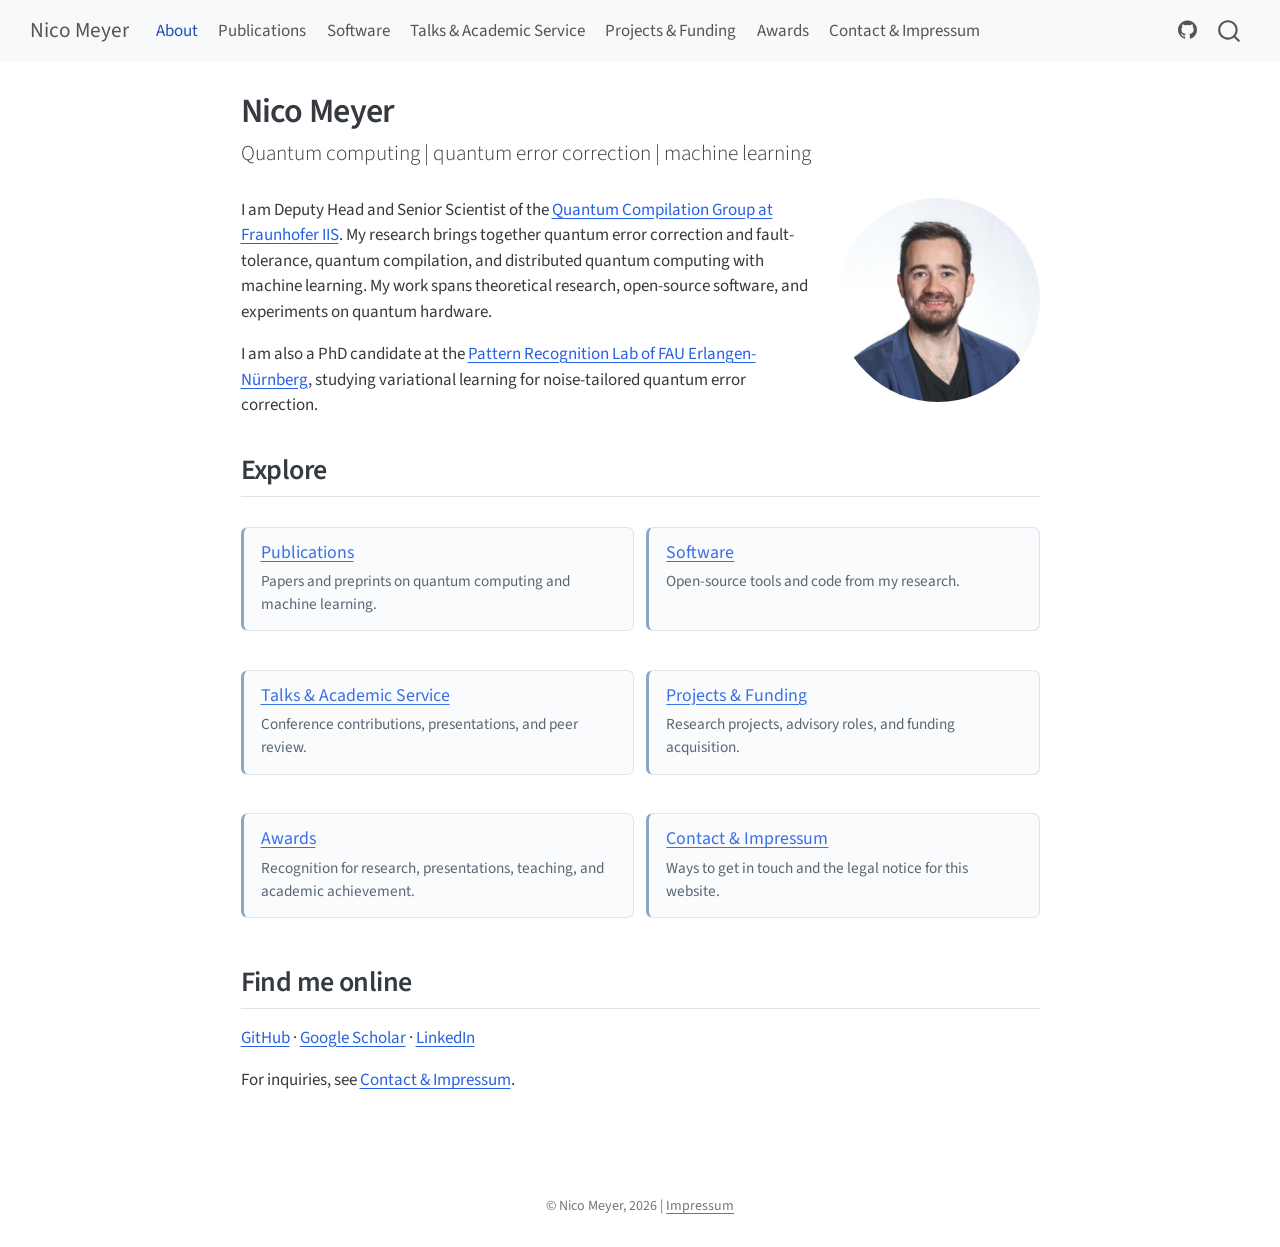
<file: index.html>
<!DOCTYPE html>
<html xmlns="http://www.w3.org/1999/xhtml" lang="en" xml:lang="en"><head>

<meta charset="utf-8">
<meta name="generator" content="quarto-1.10.19">

<meta name="viewport" content="width=device-width, initial-scale=1.0, user-scalable=yes">


<title>Nico Meyer</title>
<style>
/* Default styles provided by pandoc.
** See https://pandoc.org/MANUAL.html#variables-for-html for config info.
*/
span.smallcaps{font-variant: small-caps;}
div.columns{display: flex; gap: 1.5em;}
div.column{flex: auto;}
@media screen {
div.columns{gap: min(4vw, 1.5em);}
div.column{overflow-x: auto;}
}
div.hanging-indent{margin-left: 1.5em; text-indent: -1.5em;}
ul.task-list{list-style: none;}
ul.task-list li input[type="checkbox"] {
  width: 0.8em;
  margin: 0 0.8em 0.2em -1em; /* quarto-specific, see https://github.com/quarto-dev/quarto-cli/issues/4556 */ 
  vertical-align: middle;
}
</style>


<script src="site_libs/quarto-nav/quarto-nav.js"></script>
<script src="site_libs/quarto-nav/headroom.min.js"></script>
<script src="site_libs/clipboard/clipboard.min.js"></script>
<script src="site_libs/quarto-search/autocomplete.umd.js"></script>
<script src="site_libs/quarto-search/fuse.min.js"></script>
<script src="site_libs/quarto-search/quarto-search.js"></script>
<meta name="quarto:offset" content="./">
<script src="site_libs/quarto-html/quarto.js" type="module"></script>
<script src="site_libs/quarto-html/tabsets/tabsets.js" type="module"></script>
<script src="site_libs/quarto-html/popper.min.js"></script>
<script src="site_libs/quarto-html/tippy.umd.min.js"></script>
<script src="site_libs/quarto-html/anchor.min.js"></script>
<link href="site_libs/quarto-html/tippy.css" rel="stylesheet">
<link href="site_libs/quarto-html/quarto-syntax-highlighting-bf27225e3a48a9273f3daa8f8e829971.css" rel="stylesheet" id="quarto-text-highlighting-styles">
<script src="site_libs/bootstrap/bootstrap.min.js"></script>
<link href="site_libs/bootstrap/bootstrap-icons.css" rel="stylesheet">
<link href="site_libs/bootstrap/bootstrap-172ba59bd5e0b52282274ba0c0cc16fc.min.css" rel="stylesheet" append-hash="true" id="quarto-bootstrap" data-mode="light">
<script src="site_libs/quarto-contrib/glightbox/glightbox.min.js"></script>
<link href="site_libs/quarto-contrib/glightbox/glightbox.min.css" rel="stylesheet">
<link href="site_libs/quarto-contrib/glightbox/lightbox.css" rel="stylesheet">
<script id="quarto-search-options" type="application/json">{
  "location": "navbar",
  "copy-button": false,
  "collapse-after": 3,
  "panel-placement": "end",
  "type": "overlay",
  "limit": 50,
  "keyboard-shortcut": [
    "f",
    "/",
    "s"
  ],
  "show-item-context": false,
  "language": {
    "search-no-results-text": "No results",
    "search-matching-documents-text": "matching documents",
    "search-copy-link-title": "Copy link to search",
    "search-hide-matches-text": "Hide additional matches",
    "search-more-match-text": "more match in this document",
    "search-more-matches-text": "more matches in this document",
    "search-clear-button-title": "Clear",
    "search-text-placeholder": "",
    "search-detached-cancel-button-title": "Cancel",
    "search-submit-button-title": "Submit",
    "search-label": "Search"
  }
}</script>


<link rel="stylesheet" href="styles.css">
</head>

<body class="nav-fixed homepage fullcontent quarto-light">

<div id="quarto-search-results"></div>
  <header id="quarto-header" class="headroom fixed-top">
    <nav class="navbar navbar-expand-lg " data-bs-theme="dark">
      <div class="navbar-container container-fluid">
      <div class="navbar-brand-container mx-auto">
    <a class="navbar-brand" href="./index.html">
    <span class="navbar-title">Nico Meyer</span>
    </a>
  </div>
            <div id="quarto-search" class="" title="Search"></div>
          <button class="navbar-toggler" type="button" data-bs-toggle="collapse" data-bs-target="#navbarCollapse" aria-controls="navbarCollapse" role="menu" aria-expanded="false" aria-label="Toggle navigation" onclick="if (window.quartoToggleHeadroom) { window.quartoToggleHeadroom(); }">
  <span class="navbar-toggler-icon"></span>
</button>
          <div class="collapse navbar-collapse" id="navbarCollapse">
            <ul class="navbar-nav navbar-nav-scroll me-auto">
  <li class="nav-item">
    <a class="nav-link active" href="./index.html" aria-current="page"> 
<span class="menu-text">About</span></a>
  </li>  
  <li class="nav-item">
    <a class="nav-link" href="./publications.html"> 
<span class="menu-text">Publications</span></a>
  </li>  
  <li class="nav-item">
    <a class="nav-link" href="./software.html"> 
<span class="menu-text">Software</span></a>
  </li>  
  <li class="nav-item">
    <a class="nav-link" href="./talks.html"> 
<span class="menu-text">Talks &amp; Academic Service</span></a>
  </li>  
  <li class="nav-item">
    <a class="nav-link" href="./projects.html"> 
<span class="menu-text">Projects &amp; Funding</span></a>
  </li>  
  <li class="nav-item">
    <a class="nav-link" href="./awards.html"> 
<span class="menu-text">Awards</span></a>
  </li>  
  <li class="nav-item">
    <a class="nav-link" href="./contact.html"> 
<span class="menu-text">Contact &amp; Impressum</span></a>
  </li>  
</ul>
            <ul class="navbar-nav navbar-nav-scroll ms-auto">
  <li class="nav-item compact">
    <a class="nav-link" href="https://github.com/nicomeyer96"> <i class="bi bi-github" role="img" aria-label="GitHub profile">
</i> 
<span class="menu-text"></span></a>
  </li>  
</ul>
          </div> <!-- /navcollapse -->
            <div class="quarto-navbar-tools">
</div>
      </div> <!-- /container-fluid -->
    </nav>
</header>
<!-- content -->
<div id="quarto-content" class="quarto-container page-columns page-rows-contents page-layout-article page-navbar">
<!-- sidebar -->
<!-- margin-sidebar -->
    
<!-- main -->
<main class="content" id="quarto-document-content">

<header id="title-block-header" class="quarto-title-block default">
<div class="quarto-title">
<h1 class="title">Nico Meyer</h1>
<p class="subtitle lead">Quantum computing | quantum error correction | machine learning</p>
</div>



<div class="quarto-title-meta">

    
  
    
  </div>
  


</header>


<p><a href="images/profile.jpg" class="lightbox" data-gallery="quarto-lightbox-gallery-1"><img src="images/profile.jpg" class="profile-photo img-fluid" alt="Portrait of Nico Meyer"></a></p>
<p>I am Deputy Head and Senior Scientist of the <a href="https://www.iis.fraunhofer.de/de/ff/lv/dataanalytics/quantum-machine-learning.html">Quantum Compilation Group at Fraunhofer IIS</a>. My research brings together quantum error correction and fault-tolerance, quantum compilation, and distributed quantum computing with machine learning. My work spans theoretical research, open-source software, and experiments on quantum hardware.</p>
<p>I am also a PhD candidate at the <a href="https://lme.tf.fau.de/persons/nico-meyer/">Pattern Recognition Lab of FAU Erlangen-Nürnberg</a>, studying variational learning for noise-tailored quantum error correction.</p>
<section id="explore" class="level2">
<h2 class="anchored" data-anchor-id="explore">Explore</h2>
<div class="explore-grid">
<section id="publications" class="level3 explore-card">
<h3 class="anchored" data-anchor-id="publications"><a href="./publications.html">Publications</a></h3>
<p>Papers and preprints on quantum computing and machine learning.</p>
</section>
<section id="software" class="level3 explore-card">
<h3 class="anchored" data-anchor-id="software"><a href="./software.html">Software</a></h3>
<p>Open-source tools and code from my research.</p>
</section>
<section id="talks-academic-service" class="level3 explore-card">
<h3 class="anchored" data-anchor-id="talks-academic-service"><a href="./talks.html">Talks &amp; Academic Service</a></h3>
<p>Conference contributions, presentations, and peer review.</p>
</section>
<section id="projects-funding" class="level3 explore-card">
<h3 class="anchored" data-anchor-id="projects-funding"><a href="./projects.html">Projects &amp; Funding</a></h3>
<p>Research projects, advisory roles, and funding acquisition.</p>
</section>
<section id="awards" class="level3 explore-card">
<h3 class="anchored" data-anchor-id="awards"><a href="./awards.html">Awards</a></h3>
<p>Recognition for research, presentations, teaching, and academic achievement.</p>
</section>
<section id="contact-impressum" class="level3 explore-card">
<h3 class="anchored" data-anchor-id="contact-impressum"><a href="./contact.html">Contact &amp; Impressum</a></h3>
<p>Ways to get in touch and the legal notice for this website.</p>
</section>
</div>
</section>
<section id="find-me-online" class="level2">
<h2 class="anchored" data-anchor-id="find-me-online">Find me online</h2>
<p><a href="https://github.com/nicomeyer96">GitHub</a> · <a href="https://scholar.google.de/citations?user=szfFv98AAAAJ&amp;hl=de">Google Scholar</a> · <a href="https://linkedin.com/in/nicomeyer96">LinkedIn</a></p>
<p>For inquiries, see <a href="./contact.html">Contact &amp; Impressum</a>.</p>


</section>

</main> <!-- /main -->
<script>

  document.addEventListener("DOMContentLoaded", () => {

    document.getElementById("copyright-year").textContent = new Date().getFullYear();

  });

</script>

<script id="quarto-html-after-body" type="application/javascript">
  window.document.addEventListener("DOMContentLoaded", function (event) {
    const icon = "";
    const anchorJS = new window.AnchorJS();
    anchorJS.options = {
      placement: 'right',
      icon: icon
    };
    anchorJS.add('.anchored');
    const isCodeAnnotation = (el) => {
      for (const clz of el.classList) {
        if (clz.startsWith('code-annotation-')) {                     
          return true;
        }
      }
      return false;
    }
    const onCopySuccess = function(e) {
      // button target
      const button = e.trigger;
      // don't keep focus
      button.blur();
      // flash "checked"
      button.classList.add('code-copy-button-checked');
      var currentTitle = button.getAttribute("title");
      button.setAttribute("title", "Copied!");
      let tooltip;
      if (window.bootstrap) {
        button.setAttribute("data-bs-toggle", "tooltip");
        button.setAttribute("data-bs-placement", "left");
        button.setAttribute("data-bs-title", "Copied!");
        tooltip = new bootstrap.Tooltip(button, 
          { trigger: "manual", 
            customClass: "code-copy-button-tooltip",
            offset: [0, -8]});
        tooltip.show();    
      }
      setTimeout(function() {
        if (tooltip) {
          tooltip.hide();
          button.removeAttribute("data-bs-title");
          button.removeAttribute("data-bs-toggle");
          button.removeAttribute("data-bs-placement");
        }
        button.setAttribute("title", currentTitle);
        button.classList.remove('code-copy-button-checked');
      }, 1000);
      // clear code selection
      e.clearSelection();
    }
    const getTextToCopy = function(trigger) {
      const outerScaffold = trigger.parentElement.cloneNode(true);
      const codeEl = outerScaffold.querySelector('code');
      for (const childEl of codeEl.children) {
        if (isCodeAnnotation(childEl)) {
          childEl.remove();
        }
      }
      return codeEl.innerText;
    }
    const clipboard = new window.ClipboardJS('.code-copy-button:not([data-in-quarto-modal])', {
      text: getTextToCopy
    });
    clipboard.on('success', onCopySuccess);
    if (window.document.getElementById('quarto-embedded-source-code-modal')) {
      const clipboardModal = new window.ClipboardJS('.code-copy-button[data-in-quarto-modal]', {
        text: getTextToCopy,
        container: window.document.getElementById('quarto-embedded-source-code-modal')
      });
      clipboardModal.on('success', onCopySuccess);
    }
      var localhostRegex = new RegExp(/^(?:http|https):\/\/localhost\:?[0-9]*\//);
      var mailtoRegex = new RegExp(/^mailto:/);
        var filterRegex = new RegExp("https:\/\/nicomeyer96\.github\.io");
      var isInternal = (href) => {
          return filterRegex.test(href) || localhostRegex.test(href) || mailtoRegex.test(href);
      }
      // Inspect non-navigation links and adorn them if external
     var links = window.document.querySelectorAll('a[href]:not(.nav-link):not(.navbar-brand):not(.toc-action):not(.sidebar-link):not(.sidebar-item-toggle):not(.pagination-link):not(.no-external):not([aria-hidden]):not(.dropdown-item):not(.quarto-navigation-tool):not(.about-link)');
      for (var i=0; i<links.length; i++) {
        const link = links[i];
        if (!isInternal(link.href)) {
          // undo the damage that might have been done by quarto-nav.js in the case of
          // links that we want to consider external
          if (link.dataset.originalHref !== undefined) {
            link.href = link.dataset.originalHref;
          }
        }
      }
    function tippyHover(el, contentFn, onTriggerFn, onUntriggerFn) {
      const config = {
        allowHTML: true,
        maxWidth: 500,
        delay: 100,
        arrow: false,
        appendTo: function(el) {
            return el.parentElement;
        },
        interactive: true,
        interactiveBorder: 10,
        theme: 'quarto',
        placement: 'bottom-start',
      };
      if (contentFn) {
        config.content = contentFn;
      }
      if (onTriggerFn) {
        config.onTrigger = onTriggerFn;
      }
      if (onUntriggerFn) {
        config.onUntrigger = onUntriggerFn;
      }
      window.tippy(el, config); 
    }
    const noterefs = window.document.querySelectorAll('a[role="doc-noteref"]');
    for (var i=0; i<noterefs.length; i++) {
      const ref = noterefs[i];
      tippyHover(ref, function() {
        // use id or data attribute instead here
        let href = ref.getAttribute('data-footnote-href') || ref.getAttribute('href');
        try { href = new URL(href).hash; } catch {}
        const id = href.replace(/^#\/?/, "");
        const note = window.document.getElementById(id);
        if (note) {
          return note.innerHTML;
        } else {
          return "";
        }
      });
    }
    const xrefs = window.document.querySelectorAll('a.quarto-xref');
    const processXRef = (id, note) => {
      // Strip column container classes
      const stripColumnClz = (el) => {
        el.classList.remove("page-full", "page-columns");
        if (el.children) {
          for (const child of el.children) {
            stripColumnClz(child);
          }
        }
      }
      stripColumnClz(note)
      if (id === null || id.startsWith('sec-')) {
        // Special case sections, only their first couple elements
        const container = document.createElement("div");
        if (note.children && note.children.length > 2) {
          container.appendChild(note.children[0].cloneNode(true));
          for (let i = 1; i < note.children.length; i++) {
            const child = note.children[i];
            if (child.tagName === "P" && child.innerText === "") {
              continue;
            } else {
              container.appendChild(child.cloneNode(true));
              break;
            }
          }
          if (window.Quarto?.typesetMath) {
            window.Quarto.typesetMath(container);
          }
          return container.innerHTML
        } else {
          if (window.Quarto?.typesetMath) {
            window.Quarto.typesetMath(note);
          }
          return note.innerHTML;
        }
      } else {
        // Remove any anchor links if they are present
        const anchorLink = note.querySelector('a.anchorjs-link');
        if (anchorLink) {
          anchorLink.remove();
        }
        if (window.Quarto?.typesetMath) {
          window.Quarto.typesetMath(note);
        }
        if (note.classList.contains("callout")) {
          return note.outerHTML;
        } else {
          return note.innerHTML;
        }
      }
    }
    for (var i=0; i<xrefs.length; i++) {
      const xref = xrefs[i];
      tippyHover(xref, undefined, function(instance) {
        instance.disable();
        let url = xref.getAttribute('href');
        let hash = undefined; 
        if (url.startsWith('#')) {
          hash = url;
        } else {
          try { hash = new URL(url).hash; } catch {}
        }
        if (hash) {
          const id = hash.replace(/^#\/?/, "");
          const note = window.document.getElementById(id);
          if (note !== null) {
            try {
              const html = processXRef(id, note.cloneNode(true));
              instance.setContent(html);
            } finally {
              instance.enable();
              instance.show();
            }
          } else {
            // See if we can fetch this
            fetch(url.split('#')[0])
            .then(res => res.text())
            .then(html => {
              const parser = new DOMParser();
              const htmlDoc = parser.parseFromString(html, "text/html");
              const note = htmlDoc.getElementById(id);
              if (note !== null) {
                const html = processXRef(id, note);
                instance.setContent(html);
              } 
            }).finally(() => {
              instance.enable();
              instance.show();
            });
          }
        } else {
          // See if we can fetch a full url (with no hash to target)
          // This is a special case and we should probably do some content thinning / targeting
          fetch(url)
          .then(res => res.text())
          .then(html => {
            const parser = new DOMParser();
            const htmlDoc = parser.parseFromString(html, "text/html");
            const note = htmlDoc.querySelector('main.content');
            if (note !== null) {
              // This should only happen for chapter cross references
              // (since there is no id in the URL)
              // remove the first header
              if (note.children.length > 0 && note.children[0].tagName === "HEADER") {
                note.children[0].remove();
              }
              const html = processXRef(null, note);
              instance.setContent(html);
            } 
          }).finally(() => {
            instance.enable();
            instance.show();
          });
        }
      }, function(instance) {
      });
    }
        let selectedAnnoteEl;
        const selectorForAnnotation = ( cell, annotation) => {
          let cellAttr = 'data-code-cell="' + cell + '"';
          let lineAttr = 'data-code-annotation="' +  annotation + '"';
          const selector = 'span[' + cellAttr + '][' + lineAttr + ']';
          return selector;
        }
        const selectCodeLines = (annoteEl) => {
          const doc = window.document;
          const targetCell = annoteEl.getAttribute("data-target-cell");
          const targetAnnotation = annoteEl.getAttribute("data-target-annotation");
          const annoteSpan = window.document.querySelector(selectorForAnnotation(targetCell, targetAnnotation));
          const lines = annoteSpan.getAttribute("data-code-lines").split(",");
          const lineIds = lines.map((line) => {
            return targetCell + "-" + line;
          })
          let top = null;
          let height = null;
          let parent = null;
          if (lineIds.length > 0) {
              //compute the position of the single el (top and bottom and make a div)
              const el = window.document.getElementById(lineIds[0]);
              top = el.offsetTop;
              height = el.offsetHeight;
              parent = el.parentElement.parentElement;
            if (lineIds.length > 1) {
              const lastEl = window.document.getElementById(lineIds[lineIds.length - 1]);
              const bottom = lastEl.offsetTop + lastEl.offsetHeight;
              height = bottom - top;
            }
            if (top !== null && height !== null && parent !== null) {
              // cook up a div (if necessary) and position it 
              let div = window.document.getElementById("code-annotation-line-highlight");
              if (div === null) {
                div = window.document.createElement("div");
                div.setAttribute("id", "code-annotation-line-highlight");
                div.style.position = 'absolute';
                parent.appendChild(div);
              }
              div.style.top = top - 2 + "px";
              div.style.height = height + 4 + "px";
              div.style.left = 0;
              let gutterDiv = window.document.getElementById("code-annotation-line-highlight-gutter");
              if (gutterDiv === null) {
                gutterDiv = window.document.createElement("div");
                gutterDiv.setAttribute("id", "code-annotation-line-highlight-gutter");
                gutterDiv.style.position = 'absolute';
                const codeCell = window.document.getElementById(targetCell);
                const gutter = codeCell.querySelector('.code-annotation-gutter');
                gutter.appendChild(gutterDiv);
              }
              gutterDiv.style.top = top - 2 + "px";
              gutterDiv.style.height = height + 4 + "px";
            }
            selectedAnnoteEl = annoteEl;
          }
        };
        const unselectCodeLines = () => {
          const elementsIds = ["code-annotation-line-highlight", "code-annotation-line-highlight-gutter"];
          elementsIds.forEach((elId) => {
            const div = window.document.getElementById(elId);
            if (div) {
              div.remove();
            }
          });
          selectedAnnoteEl = undefined;
        };
          // Handle positioning of the toggle
      window.addEventListener(
        "resize",
        throttle(() => {
          elRect = undefined;
          if (selectedAnnoteEl) {
            selectCodeLines(selectedAnnoteEl);
          }
        }, 10)
      );
      function throttle(fn, ms) {
      let throttle = false;
      let timer;
        return (...args) => {
          if(!throttle) { // first call gets through
              fn.apply(this, args);
              throttle = true;
          } else { // all the others get throttled
              if(timer) clearTimeout(timer); // cancel #2
              timer = setTimeout(() => {
                fn.apply(this, args);
                timer = throttle = false;
              }, ms);
          }
        };
      }
        // Attach click handler to the DT
        const annoteDls = window.document.querySelectorAll('dt[data-target-cell]');
        for (const annoteDlNode of annoteDls) {
          annoteDlNode.addEventListener('click', (event) => {
            const clickedEl = event.target;
            if (clickedEl !== selectedAnnoteEl) {
              unselectCodeLines();
              const activeEl = window.document.querySelector('dt[data-target-cell].code-annotation-active');
              if (activeEl) {
                activeEl.classList.remove('code-annotation-active');
              }
              selectCodeLines(clickedEl);
              clickedEl.classList.add('code-annotation-active');
            } else {
              // Unselect the line
              unselectCodeLines();
              clickedEl.classList.remove('code-annotation-active');
            }
          });
        }
    const findCites = (el) => {
      const parentEl = el.parentElement;
      if (parentEl) {
        const cites = parentEl.dataset.cites;
        if (cites) {
          return {
            el,
            cites: cites.split(' ')
          };
        } else {
          return findCites(el.parentElement)
        }
      } else {
        return undefined;
      }
    };
    var bibliorefs = window.document.querySelectorAll('a[role="doc-biblioref"]');
    for (var i=0; i<bibliorefs.length; i++) {
      const ref = bibliorefs[i];
      const citeInfo = findCites(ref);
      if (citeInfo) {
        tippyHover(citeInfo.el, function() {
          var popup = window.document.createElement('div');
          citeInfo.cites.forEach(function(cite) {
            var citeDiv = window.document.createElement('div');
            citeDiv.classList.add('hanging-indent');
            citeDiv.classList.add('csl-entry');
            var biblioDiv = window.document.getElementById('ref-' + cite);
            if (biblioDiv) {
              citeDiv.innerHTML = biblioDiv.innerHTML;
            }
            popup.appendChild(citeDiv);
          });
          return popup.innerHTML;
        });
      }
    }
  });
  </script>
</div> <!-- /content -->
<footer class="footer">
  <div class="nav-footer">
    <div class="nav-footer-left">
      &nbsp;
    </div>   
    <div class="nav-footer-center">
<p>© Nico Meyer, <span id="copyright-year">2026</span> | <a href="./contact.html#impressum">Impressum</a></p>
</div>
    <div class="nav-footer-right">
      &nbsp;
    </div>
  </div>
</footer>
<script>var lightboxQuarto = GLightbox({"closeEffect":"zoom","descPosition":"bottom","loop":false,"openEffect":"zoom","selector":".lightbox"});
(function() {
  let previousOnload = window.onload;
  window.onload = () => {
    if (previousOnload) {
      previousOnload();
    }
    lightboxQuarto.on('slide_before_load', (data) => {
      const { slideIndex, slideNode, slideConfig, player, trigger } = data;
      const href = trigger.getAttribute('href');
      if (href !== null) {
        const imgEl = window.document.querySelector(`a[href="${href}"] img`);
        if (imgEl !== null) {
          const srcAttr = imgEl.getAttribute("src");
          if (srcAttr && srcAttr.startsWith("data:")) {
            slideConfig.href = srcAttr;
          }
        }
      } 
    });
  
    lightboxQuarto.on('slide_after_load', (data) => {
      const { slideIndex, slideNode, slideConfig, player, trigger } = data;
      if (window.Quarto?.typesetMath) {
        window.Quarto.typesetMath(slideNode);
      }
    });
  
  };
  
})();
          </script>




</body></html>
</file>
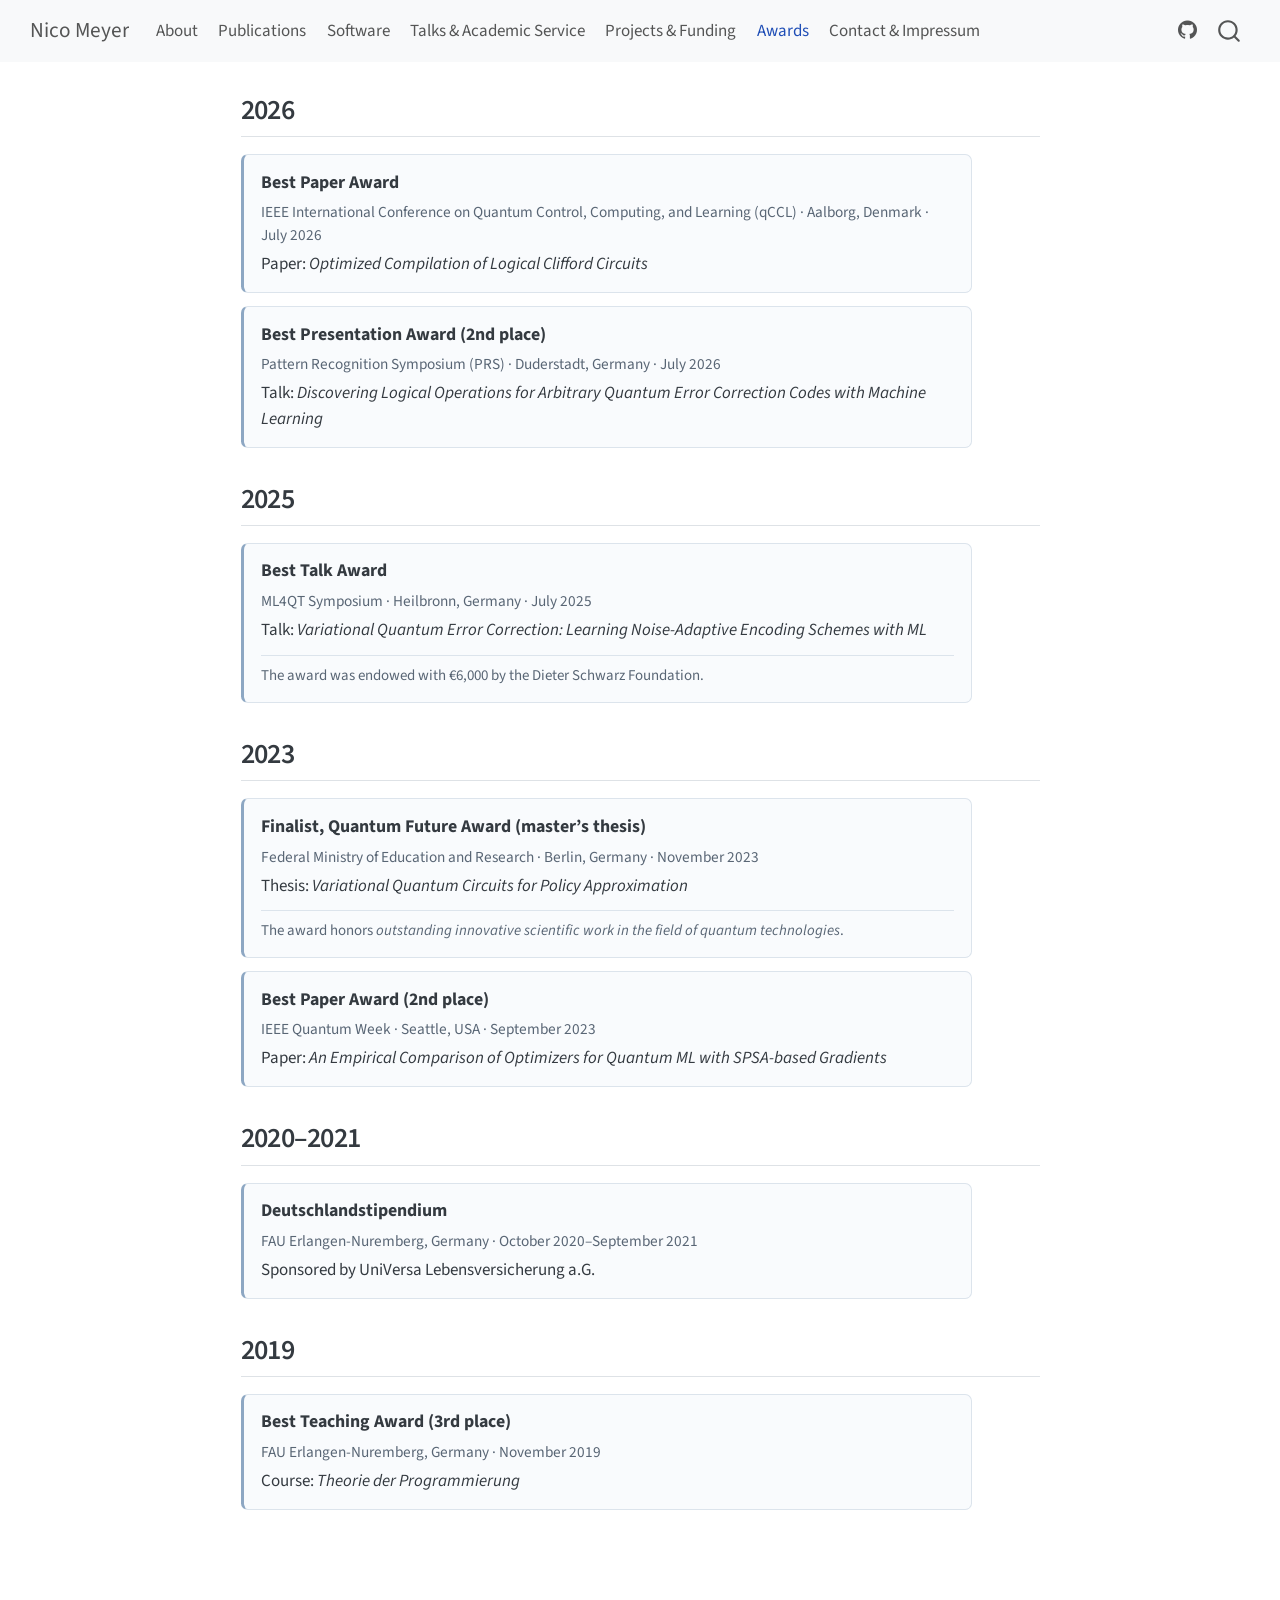
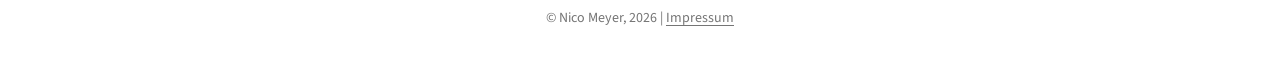
<file: awards.html>
<!DOCTYPE html>
<html xmlns="http://www.w3.org/1999/xhtml" lang="en" xml:lang="en"><head>

<meta charset="utf-8">
<meta name="generator" content="quarto-1.10.19">

<meta name="viewport" content="width=device-width, initial-scale=1.0, user-scalable=yes">


<title>Awards – Nico Meyer</title>
<style>
/* Default styles provided by pandoc.
** See https://pandoc.org/MANUAL.html#variables-for-html for config info.
*/
span.smallcaps{font-variant: small-caps;}
div.columns{display: flex; gap: 1.5em;}
div.column{flex: auto;}
@media screen {
div.columns{gap: min(4vw, 1.5em);}
div.column{overflow-x: auto;}
}
div.hanging-indent{margin-left: 1.5em; text-indent: -1.5em;}
ul.task-list{list-style: none;}
ul.task-list li input[type="checkbox"] {
  width: 0.8em;
  margin: 0 0.8em 0.2em -1em; /* quarto-specific, see https://github.com/quarto-dev/quarto-cli/issues/4556 */ 
  vertical-align: middle;
}
</style>


<script src="site_libs/quarto-nav/quarto-nav.js"></script>
<script src="site_libs/quarto-nav/headroom.min.js"></script>
<script src="site_libs/clipboard/clipboard.min.js"></script>
<script src="site_libs/quarto-search/autocomplete.umd.js"></script>
<script src="site_libs/quarto-search/fuse.min.js"></script>
<script src="site_libs/quarto-search/quarto-search.js"></script>
<meta name="quarto:offset" content="./">
<script src="site_libs/quarto-html/quarto.js" type="module"></script>
<script src="site_libs/quarto-html/tabsets/tabsets.js" type="module"></script>
<script src="site_libs/quarto-html/popper.min.js"></script>
<script src="site_libs/quarto-html/tippy.umd.min.js"></script>
<script src="site_libs/quarto-html/anchor.min.js"></script>
<link href="site_libs/quarto-html/tippy.css" rel="stylesheet">
<link href="site_libs/quarto-html/quarto-syntax-highlighting-bf27225e3a48a9273f3daa8f8e829971.css" rel="stylesheet" id="quarto-text-highlighting-styles">
<script src="site_libs/bootstrap/bootstrap.min.js"></script>
<link href="site_libs/bootstrap/bootstrap-icons.css" rel="stylesheet">
<link href="site_libs/bootstrap/bootstrap-172ba59bd5e0b52282274ba0c0cc16fc.min.css" rel="stylesheet" append-hash="true" id="quarto-bootstrap" data-mode="light">
<script id="quarto-search-options" type="application/json">{
  "location": "navbar",
  "copy-button": false,
  "collapse-after": 3,
  "panel-placement": "end",
  "type": "overlay",
  "limit": 50,
  "keyboard-shortcut": [
    "f",
    "/",
    "s"
  ],
  "show-item-context": false,
  "language": {
    "search-no-results-text": "No results",
    "search-matching-documents-text": "matching documents",
    "search-copy-link-title": "Copy link to search",
    "search-hide-matches-text": "Hide additional matches",
    "search-more-match-text": "more match in this document",
    "search-more-matches-text": "more matches in this document",
    "search-clear-button-title": "Clear",
    "search-text-placeholder": "",
    "search-detached-cancel-button-title": "Cancel",
    "search-submit-button-title": "Submit",
    "search-label": "Search"
  }
}</script>


<link rel="stylesheet" href="styles.css">
</head>

<body class="nav-fixed subpage fullcontent quarto-light">

<div id="quarto-search-results"></div>
  <header id="quarto-header" class="headroom fixed-top">
    <nav class="navbar navbar-expand-lg " data-bs-theme="dark">
      <div class="navbar-container container-fluid">
      <div class="navbar-brand-container mx-auto">
    <a class="navbar-brand" href="./index.html">
    <span class="navbar-title">Nico Meyer</span>
    </a>
  </div>
            <div id="quarto-search" class="" title="Search"></div>
          <button class="navbar-toggler" type="button" data-bs-toggle="collapse" data-bs-target="#navbarCollapse" aria-controls="navbarCollapse" role="menu" aria-expanded="false" aria-label="Toggle navigation" onclick="if (window.quartoToggleHeadroom) { window.quartoToggleHeadroom(); }">
  <span class="navbar-toggler-icon"></span>
</button>
          <div class="collapse navbar-collapse" id="navbarCollapse">
            <ul class="navbar-nav navbar-nav-scroll me-auto">
  <li class="nav-item">
    <a class="nav-link" href="./index.html"> 
<span class="menu-text">About</span></a>
  </li>  
  <li class="nav-item">
    <a class="nav-link" href="./publications.html"> 
<span class="menu-text">Publications</span></a>
  </li>  
  <li class="nav-item">
    <a class="nav-link" href="./software.html"> 
<span class="menu-text">Software</span></a>
  </li>  
  <li class="nav-item">
    <a class="nav-link" href="./talks.html"> 
<span class="menu-text">Talks &amp; Academic Service</span></a>
  </li>  
  <li class="nav-item">
    <a class="nav-link" href="./projects.html"> 
<span class="menu-text">Projects &amp; Funding</span></a>
  </li>  
  <li class="nav-item">
    <a class="nav-link active" href="./awards.html" aria-current="page"> 
<span class="menu-text">Awards</span></a>
  </li>  
  <li class="nav-item">
    <a class="nav-link" href="./contact.html"> 
<span class="menu-text">Contact &amp; Impressum</span></a>
  </li>  
</ul>
            <ul class="navbar-nav navbar-nav-scroll ms-auto">
  <li class="nav-item compact">
    <a class="nav-link" href="https://github.com/nicomeyer96"> <i class="bi bi-github" role="img" aria-label="GitHub profile">
</i> 
<span class="menu-text"></span></a>
  </li>  
</ul>
          </div> <!-- /navcollapse -->
            <div class="quarto-navbar-tools">
</div>
      </div> <!-- /container-fluid -->
    </nav>
</header>
<!-- content -->
<div id="quarto-content" class="quarto-container page-columns page-rows-contents page-layout-article page-navbar">
<!-- sidebar -->
<!-- margin-sidebar -->
    
<!-- main -->
<main class="content" id="quarto-document-content">

<header id="title-block-header" class="quarto-title-block default">
<div class="quarto-title">
<h1 class="title">Awards</h1>
</div>



<div class="quarto-title-meta">

    
  
    
  </div>
  


</header>


<section id="section" class="level2">
<h2 class="anchored" data-anchor-id="section">2026</h2>
<div class="award-card">
<p><strong>Best Paper Award</strong></p>
<p>IEEE International Conference on Quantum Control, Computing, and Learning (qCCL) · Aalborg, Denmark · July 2026</p>
<p>Paper: <em>Optimized Compilation of Logical Clifford Circuits</em></p>
</div>
<div class="award-card">
<p><strong>Best Presentation Award (2nd place)</strong></p>
<p>Pattern Recognition Symposium (PRS) · Duderstadt, Germany · July 2026</p>
<p>Talk: <em>Discovering Logical Operations for Arbitrary Quantum Error Correction Codes with Machine Learning</em></p>
</div>
</section>
<section id="section-1" class="level2">
<h2 class="anchored" data-anchor-id="section-1">2025</h2>
<div class="award-card">
<p><strong>Best Talk Award</strong></p>
<p>ML4QT Symposium · Heilbronn, Germany · July 2025</p>
<p>Talk: <em>Variational Quantum Error Correction: Learning Noise-Adaptive Encoding Schemes with ML</em></p>
<p class="award-note">
The award was endowed with €6,000 by the Dieter Schwarz Foundation.
</p>
</div>
</section>
<section id="section-2" class="level2">
<h2 class="anchored" data-anchor-id="section-2">2023</h2>
<div class="award-card">
<p><strong>Finalist, Quantum Future Award (master’s thesis)</strong></p>
<p>Federal Ministry of Education and Research · Berlin, Germany · November 2023</p>
<p>Thesis: <em>Variational Quantum Circuits for Policy Approximation</em></p>
<p class="award-note">
The award honors <em>outstanding innovative scientific work in the field of quantum technologies</em>.
</p>
</div>
<div class="award-card">
<p><strong>Best Paper Award (2nd place)</strong></p>
<p>IEEE Quantum Week · Seattle, USA · September 2023</p>
<p>Paper: <em>An Empirical Comparison of Optimizers for Quantum ML with SPSA-based Gradients</em></p>
</div>
</section>
<section id="section-3" class="level2">
<h2 class="anchored" data-anchor-id="section-3">2020–2021</h2>
<div class="award-card">
<p><strong>Deutschlandstipendium</strong></p>
<p>FAU Erlangen-Nuremberg, Germany · October 2020–September 2021</p>
<p>Sponsored by UniVersa Lebensversicherung a.G.</p>
</div>
</section>
<section id="section-4" class="level2">
<h2 class="anchored" data-anchor-id="section-4">2019</h2>
<div class="award-card">
<p><strong>Best Teaching Award (3rd place)</strong></p>
<p>FAU Erlangen-Nuremberg, Germany · November 2019</p>
<p>Course: <em>Theorie der Programmierung</em></p>
</div>


</section>

</main> <!-- /main -->
<script>

  document.addEventListener("DOMContentLoaded", () => {

    document.getElementById("copyright-year").textContent = new Date().getFullYear();

  });

</script>

<script id="quarto-html-after-body" type="application/javascript">
  window.document.addEventListener("DOMContentLoaded", function (event) {
    const icon = "";
    const anchorJS = new window.AnchorJS();
    anchorJS.options = {
      placement: 'right',
      icon: icon
    };
    anchorJS.add('.anchored');
    const isCodeAnnotation = (el) => {
      for (const clz of el.classList) {
        if (clz.startsWith('code-annotation-')) {                     
          return true;
        }
      }
      return false;
    }
    const onCopySuccess = function(e) {
      // button target
      const button = e.trigger;
      // don't keep focus
      button.blur();
      // flash "checked"
      button.classList.add('code-copy-button-checked');
      var currentTitle = button.getAttribute("title");
      button.setAttribute("title", "Copied!");
      let tooltip;
      if (window.bootstrap) {
        button.setAttribute("data-bs-toggle", "tooltip");
        button.setAttribute("data-bs-placement", "left");
        button.setAttribute("data-bs-title", "Copied!");
        tooltip = new bootstrap.Tooltip(button, 
          { trigger: "manual", 
            customClass: "code-copy-button-tooltip",
            offset: [0, -8]});
        tooltip.show();    
      }
      setTimeout(function() {
        if (tooltip) {
          tooltip.hide();
          button.removeAttribute("data-bs-title");
          button.removeAttribute("data-bs-toggle");
          button.removeAttribute("data-bs-placement");
        }
        button.setAttribute("title", currentTitle);
        button.classList.remove('code-copy-button-checked');
      }, 1000);
      // clear code selection
      e.clearSelection();
    }
    const getTextToCopy = function(trigger) {
      const outerScaffold = trigger.parentElement.cloneNode(true);
      const codeEl = outerScaffold.querySelector('code');
      for (const childEl of codeEl.children) {
        if (isCodeAnnotation(childEl)) {
          childEl.remove();
        }
      }
      return codeEl.innerText;
    }
    const clipboard = new window.ClipboardJS('.code-copy-button:not([data-in-quarto-modal])', {
      text: getTextToCopy
    });
    clipboard.on('success', onCopySuccess);
    if (window.document.getElementById('quarto-embedded-source-code-modal')) {
      const clipboardModal = new window.ClipboardJS('.code-copy-button[data-in-quarto-modal]', {
        text: getTextToCopy,
        container: window.document.getElementById('quarto-embedded-source-code-modal')
      });
      clipboardModal.on('success', onCopySuccess);
    }
      var localhostRegex = new RegExp(/^(?:http|https):\/\/localhost\:?[0-9]*\//);
      var mailtoRegex = new RegExp(/^mailto:/);
        var filterRegex = new RegExp("https:\/\/nicomeyer96\.github\.io");
      var isInternal = (href) => {
          return filterRegex.test(href) || localhostRegex.test(href) || mailtoRegex.test(href);
      }
      // Inspect non-navigation links and adorn them if external
     var links = window.document.querySelectorAll('a[href]:not(.nav-link):not(.navbar-brand):not(.toc-action):not(.sidebar-link):not(.sidebar-item-toggle):not(.pagination-link):not(.no-external):not([aria-hidden]):not(.dropdown-item):not(.quarto-navigation-tool):not(.about-link)');
      for (var i=0; i<links.length; i++) {
        const link = links[i];
        if (!isInternal(link.href)) {
          // undo the damage that might have been done by quarto-nav.js in the case of
          // links that we want to consider external
          if (link.dataset.originalHref !== undefined) {
            link.href = link.dataset.originalHref;
          }
        }
      }
    function tippyHover(el, contentFn, onTriggerFn, onUntriggerFn) {
      const config = {
        allowHTML: true,
        maxWidth: 500,
        delay: 100,
        arrow: false,
        appendTo: function(el) {
            return el.parentElement;
        },
        interactive: true,
        interactiveBorder: 10,
        theme: 'quarto',
        placement: 'bottom-start',
      };
      if (contentFn) {
        config.content = contentFn;
      }
      if (onTriggerFn) {
        config.onTrigger = onTriggerFn;
      }
      if (onUntriggerFn) {
        config.onUntrigger = onUntriggerFn;
      }
      window.tippy(el, config); 
    }
    const noterefs = window.document.querySelectorAll('a[role="doc-noteref"]');
    for (var i=0; i<noterefs.length; i++) {
      const ref = noterefs[i];
      tippyHover(ref, function() {
        // use id or data attribute instead here
        let href = ref.getAttribute('data-footnote-href') || ref.getAttribute('href');
        try { href = new URL(href).hash; } catch {}
        const id = href.replace(/^#\/?/, "");
        const note = window.document.getElementById(id);
        if (note) {
          return note.innerHTML;
        } else {
          return "";
        }
      });
    }
    const xrefs = window.document.querySelectorAll('a.quarto-xref');
    const processXRef = (id, note) => {
      // Strip column container classes
      const stripColumnClz = (el) => {
        el.classList.remove("page-full", "page-columns");
        if (el.children) {
          for (const child of el.children) {
            stripColumnClz(child);
          }
        }
      }
      stripColumnClz(note)
      if (id === null || id.startsWith('sec-')) {
        // Special case sections, only their first couple elements
        const container = document.createElement("div");
        if (note.children && note.children.length > 2) {
          container.appendChild(note.children[0].cloneNode(true));
          for (let i = 1; i < note.children.length; i++) {
            const child = note.children[i];
            if (child.tagName === "P" && child.innerText === "") {
              continue;
            } else {
              container.appendChild(child.cloneNode(true));
              break;
            }
          }
          if (window.Quarto?.typesetMath) {
            window.Quarto.typesetMath(container);
          }
          return container.innerHTML
        } else {
          if (window.Quarto?.typesetMath) {
            window.Quarto.typesetMath(note);
          }
          return note.innerHTML;
        }
      } else {
        // Remove any anchor links if they are present
        const anchorLink = note.querySelector('a.anchorjs-link');
        if (anchorLink) {
          anchorLink.remove();
        }
        if (window.Quarto?.typesetMath) {
          window.Quarto.typesetMath(note);
        }
        if (note.classList.contains("callout")) {
          return note.outerHTML;
        } else {
          return note.innerHTML;
        }
      }
    }
    for (var i=0; i<xrefs.length; i++) {
      const xref = xrefs[i];
      tippyHover(xref, undefined, function(instance) {
        instance.disable();
        let url = xref.getAttribute('href');
        let hash = undefined; 
        if (url.startsWith('#')) {
          hash = url;
        } else {
          try { hash = new URL(url).hash; } catch {}
        }
        if (hash) {
          const id = hash.replace(/^#\/?/, "");
          const note = window.document.getElementById(id);
          if (note !== null) {
            try {
              const html = processXRef(id, note.cloneNode(true));
              instance.setContent(html);
            } finally {
              instance.enable();
              instance.show();
            }
          } else {
            // See if we can fetch this
            fetch(url.split('#')[0])
            .then(res => res.text())
            .then(html => {
              const parser = new DOMParser();
              const htmlDoc = parser.parseFromString(html, "text/html");
              const note = htmlDoc.getElementById(id);
              if (note !== null) {
                const html = processXRef(id, note);
                instance.setContent(html);
              } 
            }).finally(() => {
              instance.enable();
              instance.show();
            });
          }
        } else {
          // See if we can fetch a full url (with no hash to target)
          // This is a special case and we should probably do some content thinning / targeting
          fetch(url)
          .then(res => res.text())
          .then(html => {
            const parser = new DOMParser();
            const htmlDoc = parser.parseFromString(html, "text/html");
            const note = htmlDoc.querySelector('main.content');
            if (note !== null) {
              // This should only happen for chapter cross references
              // (since there is no id in the URL)
              // remove the first header
              if (note.children.length > 0 && note.children[0].tagName === "HEADER") {
                note.children[0].remove();
              }
              const html = processXRef(null, note);
              instance.setContent(html);
            } 
          }).finally(() => {
            instance.enable();
            instance.show();
          });
        }
      }, function(instance) {
      });
    }
        let selectedAnnoteEl;
        const selectorForAnnotation = ( cell, annotation) => {
          let cellAttr = 'data-code-cell="' + cell + '"';
          let lineAttr = 'data-code-annotation="' +  annotation + '"';
          const selector = 'span[' + cellAttr + '][' + lineAttr + ']';
          return selector;
        }
        const selectCodeLines = (annoteEl) => {
          const doc = window.document;
          const targetCell = annoteEl.getAttribute("data-target-cell");
          const targetAnnotation = annoteEl.getAttribute("data-target-annotation");
          const annoteSpan = window.document.querySelector(selectorForAnnotation(targetCell, targetAnnotation));
          const lines = annoteSpan.getAttribute("data-code-lines").split(",");
          const lineIds = lines.map((line) => {
            return targetCell + "-" + line;
          })
          let top = null;
          let height = null;
          let parent = null;
          if (lineIds.length > 0) {
              //compute the position of the single el (top and bottom and make a div)
              const el = window.document.getElementById(lineIds[0]);
              top = el.offsetTop;
              height = el.offsetHeight;
              parent = el.parentElement.parentElement;
            if (lineIds.length > 1) {
              const lastEl = window.document.getElementById(lineIds[lineIds.length - 1]);
              const bottom = lastEl.offsetTop + lastEl.offsetHeight;
              height = bottom - top;
            }
            if (top !== null && height !== null && parent !== null) {
              // cook up a div (if necessary) and position it 
              let div = window.document.getElementById("code-annotation-line-highlight");
              if (div === null) {
                div = window.document.createElement("div");
                div.setAttribute("id", "code-annotation-line-highlight");
                div.style.position = 'absolute';
                parent.appendChild(div);
              }
              div.style.top = top - 2 + "px";
              div.style.height = height + 4 + "px";
              div.style.left = 0;
              let gutterDiv = window.document.getElementById("code-annotation-line-highlight-gutter");
              if (gutterDiv === null) {
                gutterDiv = window.document.createElement("div");
                gutterDiv.setAttribute("id", "code-annotation-line-highlight-gutter");
                gutterDiv.style.position = 'absolute';
                const codeCell = window.document.getElementById(targetCell);
                const gutter = codeCell.querySelector('.code-annotation-gutter');
                gutter.appendChild(gutterDiv);
              }
              gutterDiv.style.top = top - 2 + "px";
              gutterDiv.style.height = height + 4 + "px";
            }
            selectedAnnoteEl = annoteEl;
          }
        };
        const unselectCodeLines = () => {
          const elementsIds = ["code-annotation-line-highlight", "code-annotation-line-highlight-gutter"];
          elementsIds.forEach((elId) => {
            const div = window.document.getElementById(elId);
            if (div) {
              div.remove();
            }
          });
          selectedAnnoteEl = undefined;
        };
          // Handle positioning of the toggle
      window.addEventListener(
        "resize",
        throttle(() => {
          elRect = undefined;
          if (selectedAnnoteEl) {
            selectCodeLines(selectedAnnoteEl);
          }
        }, 10)
      );
      function throttle(fn, ms) {
      let throttle = false;
      let timer;
        return (...args) => {
          if(!throttle) { // first call gets through
              fn.apply(this, args);
              throttle = true;
          } else { // all the others get throttled
              if(timer) clearTimeout(timer); // cancel #2
              timer = setTimeout(() => {
                fn.apply(this, args);
                timer = throttle = false;
              }, ms);
          }
        };
      }
        // Attach click handler to the DT
        const annoteDls = window.document.querySelectorAll('dt[data-target-cell]');
        for (const annoteDlNode of annoteDls) {
          annoteDlNode.addEventListener('click', (event) => {
            const clickedEl = event.target;
            if (clickedEl !== selectedAnnoteEl) {
              unselectCodeLines();
              const activeEl = window.document.querySelector('dt[data-target-cell].code-annotation-active');
              if (activeEl) {
                activeEl.classList.remove('code-annotation-active');
              }
              selectCodeLines(clickedEl);
              clickedEl.classList.add('code-annotation-active');
            } else {
              // Unselect the line
              unselectCodeLines();
              clickedEl.classList.remove('code-annotation-active');
            }
          });
        }
    const findCites = (el) => {
      const parentEl = el.parentElement;
      if (parentEl) {
        const cites = parentEl.dataset.cites;
        if (cites) {
          return {
            el,
            cites: cites.split(' ')
          };
        } else {
          return findCites(el.parentElement)
        }
      } else {
        return undefined;
      }
    };
    var bibliorefs = window.document.querySelectorAll('a[role="doc-biblioref"]');
    for (var i=0; i<bibliorefs.length; i++) {
      const ref = bibliorefs[i];
      const citeInfo = findCites(ref);
      if (citeInfo) {
        tippyHover(citeInfo.el, function() {
          var popup = window.document.createElement('div');
          citeInfo.cites.forEach(function(cite) {
            var citeDiv = window.document.createElement('div');
            citeDiv.classList.add('hanging-indent');
            citeDiv.classList.add('csl-entry');
            var biblioDiv = window.document.getElementById('ref-' + cite);
            if (biblioDiv) {
              citeDiv.innerHTML = biblioDiv.innerHTML;
            }
            popup.appendChild(citeDiv);
          });
          return popup.innerHTML;
        });
      }
    }
  });
  </script>
</div> <!-- /content -->
<footer class="footer">
  <div class="nav-footer">
    <div class="nav-footer-left">
      &nbsp;
    </div>   
    <div class="nav-footer-center">
<p>© Nico Meyer, <span id="copyright-year">2026</span> | <a href="./contact.html#impressum">Impressum</a></p>
</div>
    <div class="nav-footer-right">
      &nbsp;
    </div>
  </div>
</footer>




</body></html>
</file>
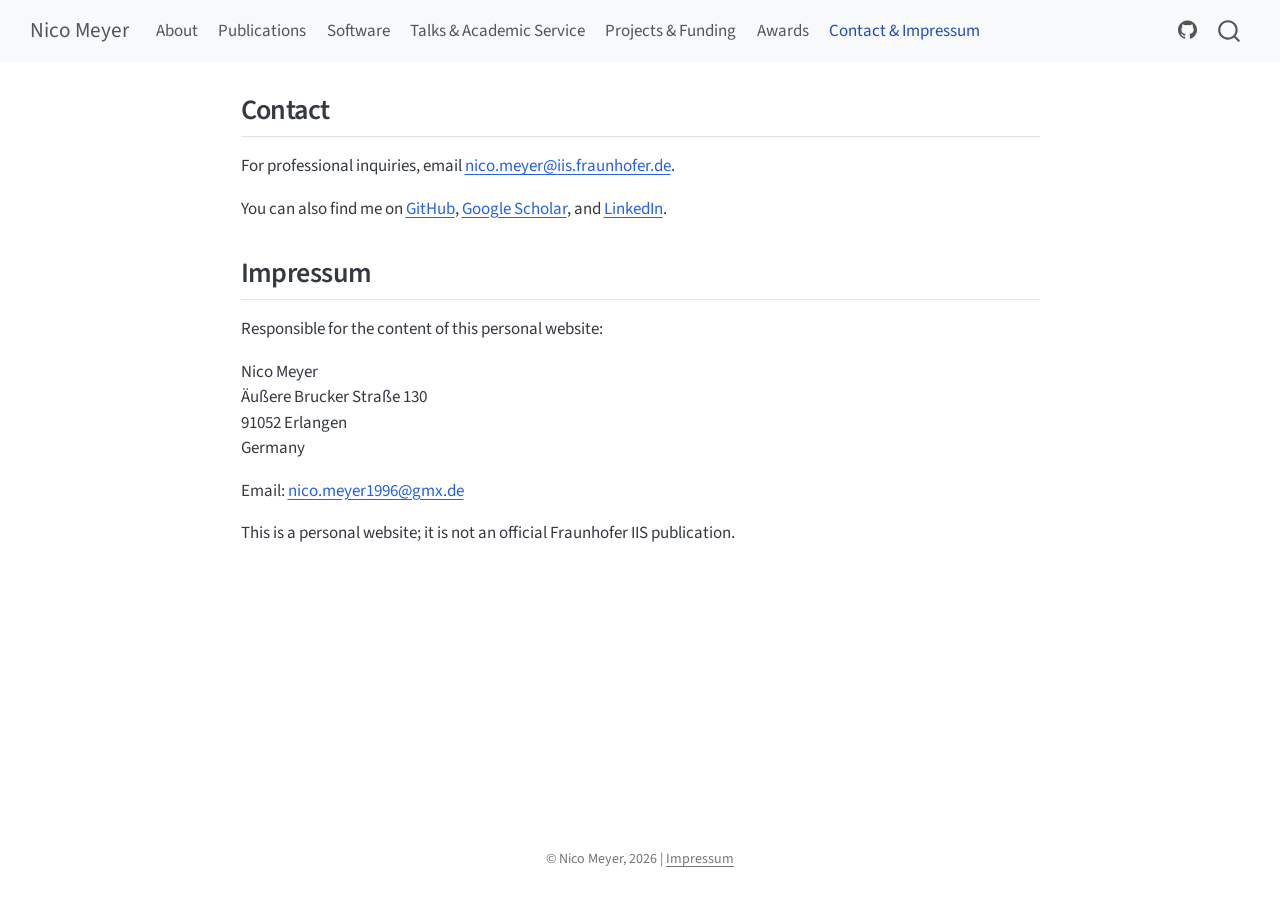
<file: contact.html>
<!DOCTYPE html>
<html xmlns="http://www.w3.org/1999/xhtml" lang="en" xml:lang="en"><head>

<meta charset="utf-8">
<meta name="generator" content="quarto-1.10.19">

<meta name="viewport" content="width=device-width, initial-scale=1.0, user-scalable=yes">


<title>Contact &amp; Impressum – Nico Meyer</title>
<style>
/* Default styles provided by pandoc.
** See https://pandoc.org/MANUAL.html#variables-for-html for config info.
*/
span.smallcaps{font-variant: small-caps;}
div.columns{display: flex; gap: 1.5em;}
div.column{flex: auto;}
@media screen {
div.columns{gap: min(4vw, 1.5em);}
div.column{overflow-x: auto;}
}
div.hanging-indent{margin-left: 1.5em; text-indent: -1.5em;}
ul.task-list{list-style: none;}
ul.task-list li input[type="checkbox"] {
  width: 0.8em;
  margin: 0 0.8em 0.2em -1em; /* quarto-specific, see https://github.com/quarto-dev/quarto-cli/issues/4556 */ 
  vertical-align: middle;
}
</style>


<script src="site_libs/quarto-nav/quarto-nav.js"></script>
<script src="site_libs/quarto-nav/headroom.min.js"></script>
<script src="site_libs/clipboard/clipboard.min.js"></script>
<script src="site_libs/quarto-search/autocomplete.umd.js"></script>
<script src="site_libs/quarto-search/fuse.min.js"></script>
<script src="site_libs/quarto-search/quarto-search.js"></script>
<meta name="quarto:offset" content="./">
<script src="site_libs/quarto-html/quarto.js" type="module"></script>
<script src="site_libs/quarto-html/tabsets/tabsets.js" type="module"></script>
<script src="site_libs/quarto-html/popper.min.js"></script>
<script src="site_libs/quarto-html/tippy.umd.min.js"></script>
<script src="site_libs/quarto-html/anchor.min.js"></script>
<link href="site_libs/quarto-html/tippy.css" rel="stylesheet">
<link href="site_libs/quarto-html/quarto-syntax-highlighting-bf27225e3a48a9273f3daa8f8e829971.css" rel="stylesheet" id="quarto-text-highlighting-styles">
<script src="site_libs/bootstrap/bootstrap.min.js"></script>
<link href="site_libs/bootstrap/bootstrap-icons.css" rel="stylesheet">
<link href="site_libs/bootstrap/bootstrap-172ba59bd5e0b52282274ba0c0cc16fc.min.css" rel="stylesheet" append-hash="true" id="quarto-bootstrap" data-mode="light">
<script id="quarto-search-options" type="application/json">{
  "location": "navbar",
  "copy-button": false,
  "collapse-after": 3,
  "panel-placement": "end",
  "type": "overlay",
  "limit": 50,
  "keyboard-shortcut": [
    "f",
    "/",
    "s"
  ],
  "show-item-context": false,
  "language": {
    "search-no-results-text": "No results",
    "search-matching-documents-text": "matching documents",
    "search-copy-link-title": "Copy link to search",
    "search-hide-matches-text": "Hide additional matches",
    "search-more-match-text": "more match in this document",
    "search-more-matches-text": "more matches in this document",
    "search-clear-button-title": "Clear",
    "search-text-placeholder": "",
    "search-detached-cancel-button-title": "Cancel",
    "search-submit-button-title": "Submit",
    "search-label": "Search"
  }
}</script>


<link rel="stylesheet" href="styles.css">
</head>

<body class="nav-fixed subpage fullcontent quarto-light">

<div id="quarto-search-results"></div>
  <header id="quarto-header" class="headroom fixed-top">
    <nav class="navbar navbar-expand-lg " data-bs-theme="dark">
      <div class="navbar-container container-fluid">
      <div class="navbar-brand-container mx-auto">
    <a class="navbar-brand" href="./index.html">
    <span class="navbar-title">Nico Meyer</span>
    </a>
  </div>
            <div id="quarto-search" class="" title="Search"></div>
          <button class="navbar-toggler" type="button" data-bs-toggle="collapse" data-bs-target="#navbarCollapse" aria-controls="navbarCollapse" role="menu" aria-expanded="false" aria-label="Toggle navigation" onclick="if (window.quartoToggleHeadroom) { window.quartoToggleHeadroom(); }">
  <span class="navbar-toggler-icon"></span>
</button>
          <div class="collapse navbar-collapse" id="navbarCollapse">
            <ul class="navbar-nav navbar-nav-scroll me-auto">
  <li class="nav-item">
    <a class="nav-link" href="./index.html"> 
<span class="menu-text">About</span></a>
  </li>  
  <li class="nav-item">
    <a class="nav-link" href="./publications.html"> 
<span class="menu-text">Publications</span></a>
  </li>  
  <li class="nav-item">
    <a class="nav-link" href="./software.html"> 
<span class="menu-text">Software</span></a>
  </li>  
  <li class="nav-item">
    <a class="nav-link" href="./talks.html"> 
<span class="menu-text">Talks &amp; Academic Service</span></a>
  </li>  
  <li class="nav-item">
    <a class="nav-link" href="./projects.html"> 
<span class="menu-text">Projects &amp; Funding</span></a>
  </li>  
  <li class="nav-item">
    <a class="nav-link" href="./awards.html"> 
<span class="menu-text">Awards</span></a>
  </li>  
  <li class="nav-item">
    <a class="nav-link active" href="./contact.html" aria-current="page"> 
<span class="menu-text">Contact &amp; Impressum</span></a>
  </li>  
</ul>
            <ul class="navbar-nav navbar-nav-scroll ms-auto">
  <li class="nav-item compact">
    <a class="nav-link" href="https://github.com/nicomeyer96"> <i class="bi bi-github" role="img" aria-label="GitHub profile">
</i> 
<span class="menu-text"></span></a>
  </li>  
</ul>
          </div> <!-- /navcollapse -->
            <div class="quarto-navbar-tools">
</div>
      </div> <!-- /container-fluid -->
    </nav>
</header>
<!-- content -->
<div id="quarto-content" class="quarto-container page-columns page-rows-contents page-layout-article page-navbar">
<!-- sidebar -->
<!-- margin-sidebar -->
    
<!-- main -->
<main class="content" id="quarto-document-content">

<header id="title-block-header" class="quarto-title-block default">
<div class="quarto-title">
<h1 class="title">Contact &amp; Impressum</h1>
</div>



<div class="quarto-title-meta">

    
  
    
  </div>
  


</header>


<section id="contact" class="level2">
<h2 class="anchored" data-anchor-id="contact">Contact</h2>
<p>For professional inquiries, email <a href="mailto:nico.meyer@iis.fraunhofer.de">nico.meyer@iis.fraunhofer.de</a>.</p>
<p>You can also find me on <a href="https://github.com/nicomeyer96">GitHub</a>, <a href="https://scholar.google.de/citations?user=szfFv98AAAAJ&amp;hl=de">Google Scholar</a>, and <a href="https://linkedin.com/in/nicomeyer96">LinkedIn</a>.</p>
</section>
<section id="impressum" class="level2">
<h2 class="anchored" data-anchor-id="impressum">Impressum</h2>
<p>Responsible for the content of this personal website:</p>
<p>Nico Meyer<br>
Äußere Brucker Straße 130<br>
91052 Erlangen<br>
Germany</p>
<p>Email: <a href="mailto:nico.meyer1996@gmx.de">nico.meyer1996@gmx.de</a></p>
<p>This is a personal website; it is not an official Fraunhofer IIS publication.</p>


</section>

</main> <!-- /main -->
<script>

  document.addEventListener("DOMContentLoaded", () => {

    document.getElementById("copyright-year").textContent = new Date().getFullYear();

  });

</script>

<script id="quarto-html-after-body" type="application/javascript">
  window.document.addEventListener("DOMContentLoaded", function (event) {
    const icon = "";
    const anchorJS = new window.AnchorJS();
    anchorJS.options = {
      placement: 'right',
      icon: icon
    };
    anchorJS.add('.anchored');
    const isCodeAnnotation = (el) => {
      for (const clz of el.classList) {
        if (clz.startsWith('code-annotation-')) {                     
          return true;
        }
      }
      return false;
    }
    const onCopySuccess = function(e) {
      // button target
      const button = e.trigger;
      // don't keep focus
      button.blur();
      // flash "checked"
      button.classList.add('code-copy-button-checked');
      var currentTitle = button.getAttribute("title");
      button.setAttribute("title", "Copied!");
      let tooltip;
      if (window.bootstrap) {
        button.setAttribute("data-bs-toggle", "tooltip");
        button.setAttribute("data-bs-placement", "left");
        button.setAttribute("data-bs-title", "Copied!");
        tooltip = new bootstrap.Tooltip(button, 
          { trigger: "manual", 
            customClass: "code-copy-button-tooltip",
            offset: [0, -8]});
        tooltip.show();    
      }
      setTimeout(function() {
        if (tooltip) {
          tooltip.hide();
          button.removeAttribute("data-bs-title");
          button.removeAttribute("data-bs-toggle");
          button.removeAttribute("data-bs-placement");
        }
        button.setAttribute("title", currentTitle);
        button.classList.remove('code-copy-button-checked');
      }, 1000);
      // clear code selection
      e.clearSelection();
    }
    const getTextToCopy = function(trigger) {
      const outerScaffold = trigger.parentElement.cloneNode(true);
      const codeEl = outerScaffold.querySelector('code');
      for (const childEl of codeEl.children) {
        if (isCodeAnnotation(childEl)) {
          childEl.remove();
        }
      }
      return codeEl.innerText;
    }
    const clipboard = new window.ClipboardJS('.code-copy-button:not([data-in-quarto-modal])', {
      text: getTextToCopy
    });
    clipboard.on('success', onCopySuccess);
    if (window.document.getElementById('quarto-embedded-source-code-modal')) {
      const clipboardModal = new window.ClipboardJS('.code-copy-button[data-in-quarto-modal]', {
        text: getTextToCopy,
        container: window.document.getElementById('quarto-embedded-source-code-modal')
      });
      clipboardModal.on('success', onCopySuccess);
    }
      var localhostRegex = new RegExp(/^(?:http|https):\/\/localhost\:?[0-9]*\//);
      var mailtoRegex = new RegExp(/^mailto:/);
        var filterRegex = new RegExp("https:\/\/nicomeyer96\.github\.io");
      var isInternal = (href) => {
          return filterRegex.test(href) || localhostRegex.test(href) || mailtoRegex.test(href);
      }
      // Inspect non-navigation links and adorn them if external
     var links = window.document.querySelectorAll('a[href]:not(.nav-link):not(.navbar-brand):not(.toc-action):not(.sidebar-link):not(.sidebar-item-toggle):not(.pagination-link):not(.no-external):not([aria-hidden]):not(.dropdown-item):not(.quarto-navigation-tool):not(.about-link)');
      for (var i=0; i<links.length; i++) {
        const link = links[i];
        if (!isInternal(link.href)) {
          // undo the damage that might have been done by quarto-nav.js in the case of
          // links that we want to consider external
          if (link.dataset.originalHref !== undefined) {
            link.href = link.dataset.originalHref;
          }
        }
      }
    function tippyHover(el, contentFn, onTriggerFn, onUntriggerFn) {
      const config = {
        allowHTML: true,
        maxWidth: 500,
        delay: 100,
        arrow: false,
        appendTo: function(el) {
            return el.parentElement;
        },
        interactive: true,
        interactiveBorder: 10,
        theme: 'quarto',
        placement: 'bottom-start',
      };
      if (contentFn) {
        config.content = contentFn;
      }
      if (onTriggerFn) {
        config.onTrigger = onTriggerFn;
      }
      if (onUntriggerFn) {
        config.onUntrigger = onUntriggerFn;
      }
      window.tippy(el, config); 
    }
    const noterefs = window.document.querySelectorAll('a[role="doc-noteref"]');
    for (var i=0; i<noterefs.length; i++) {
      const ref = noterefs[i];
      tippyHover(ref, function() {
        // use id or data attribute instead here
        let href = ref.getAttribute('data-footnote-href') || ref.getAttribute('href');
        try { href = new URL(href).hash; } catch {}
        const id = href.replace(/^#\/?/, "");
        const note = window.document.getElementById(id);
        if (note) {
          return note.innerHTML;
        } else {
          return "";
        }
      });
    }
    const xrefs = window.document.querySelectorAll('a.quarto-xref');
    const processXRef = (id, note) => {
      // Strip column container classes
      const stripColumnClz = (el) => {
        el.classList.remove("page-full", "page-columns");
        if (el.children) {
          for (const child of el.children) {
            stripColumnClz(child);
          }
        }
      }
      stripColumnClz(note)
      if (id === null || id.startsWith('sec-')) {
        // Special case sections, only their first couple elements
        const container = document.createElement("div");
        if (note.children && note.children.length > 2) {
          container.appendChild(note.children[0].cloneNode(true));
          for (let i = 1; i < note.children.length; i++) {
            const child = note.children[i];
            if (child.tagName === "P" && child.innerText === "") {
              continue;
            } else {
              container.appendChild(child.cloneNode(true));
              break;
            }
          }
          if (window.Quarto?.typesetMath) {
            window.Quarto.typesetMath(container);
          }
          return container.innerHTML
        } else {
          if (window.Quarto?.typesetMath) {
            window.Quarto.typesetMath(note);
          }
          return note.innerHTML;
        }
      } else {
        // Remove any anchor links if they are present
        const anchorLink = note.querySelector('a.anchorjs-link');
        if (anchorLink) {
          anchorLink.remove();
        }
        if (window.Quarto?.typesetMath) {
          window.Quarto.typesetMath(note);
        }
        if (note.classList.contains("callout")) {
          return note.outerHTML;
        } else {
          return note.innerHTML;
        }
      }
    }
    for (var i=0; i<xrefs.length; i++) {
      const xref = xrefs[i];
      tippyHover(xref, undefined, function(instance) {
        instance.disable();
        let url = xref.getAttribute('href');
        let hash = undefined; 
        if (url.startsWith('#')) {
          hash = url;
        } else {
          try { hash = new URL(url).hash; } catch {}
        }
        if (hash) {
          const id = hash.replace(/^#\/?/, "");
          const note = window.document.getElementById(id);
          if (note !== null) {
            try {
              const html = processXRef(id, note.cloneNode(true));
              instance.setContent(html);
            } finally {
              instance.enable();
              instance.show();
            }
          } else {
            // See if we can fetch this
            fetch(url.split('#')[0])
            .then(res => res.text())
            .then(html => {
              const parser = new DOMParser();
              const htmlDoc = parser.parseFromString(html, "text/html");
              const note = htmlDoc.getElementById(id);
              if (note !== null) {
                const html = processXRef(id, note);
                instance.setContent(html);
              } 
            }).finally(() => {
              instance.enable();
              instance.show();
            });
          }
        } else {
          // See if we can fetch a full url (with no hash to target)
          // This is a special case and we should probably do some content thinning / targeting
          fetch(url)
          .then(res => res.text())
          .then(html => {
            const parser = new DOMParser();
            const htmlDoc = parser.parseFromString(html, "text/html");
            const note = htmlDoc.querySelector('main.content');
            if (note !== null) {
              // This should only happen for chapter cross references
              // (since there is no id in the URL)
              // remove the first header
              if (note.children.length > 0 && note.children[0].tagName === "HEADER") {
                note.children[0].remove();
              }
              const html = processXRef(null, note);
              instance.setContent(html);
            } 
          }).finally(() => {
            instance.enable();
            instance.show();
          });
        }
      }, function(instance) {
      });
    }
        let selectedAnnoteEl;
        const selectorForAnnotation = ( cell, annotation) => {
          let cellAttr = 'data-code-cell="' + cell + '"';
          let lineAttr = 'data-code-annotation="' +  annotation + '"';
          const selector = 'span[' + cellAttr + '][' + lineAttr + ']';
          return selector;
        }
        const selectCodeLines = (annoteEl) => {
          const doc = window.document;
          const targetCell = annoteEl.getAttribute("data-target-cell");
          const targetAnnotation = annoteEl.getAttribute("data-target-annotation");
          const annoteSpan = window.document.querySelector(selectorForAnnotation(targetCell, targetAnnotation));
          const lines = annoteSpan.getAttribute("data-code-lines").split(",");
          const lineIds = lines.map((line) => {
            return targetCell + "-" + line;
          })
          let top = null;
          let height = null;
          let parent = null;
          if (lineIds.length > 0) {
              //compute the position of the single el (top and bottom and make a div)
              const el = window.document.getElementById(lineIds[0]);
              top = el.offsetTop;
              height = el.offsetHeight;
              parent = el.parentElement.parentElement;
            if (lineIds.length > 1) {
              const lastEl = window.document.getElementById(lineIds[lineIds.length - 1]);
              const bottom = lastEl.offsetTop + lastEl.offsetHeight;
              height = bottom - top;
            }
            if (top !== null && height !== null && parent !== null) {
              // cook up a div (if necessary) and position it 
              let div = window.document.getElementById("code-annotation-line-highlight");
              if (div === null) {
                div = window.document.createElement("div");
                div.setAttribute("id", "code-annotation-line-highlight");
                div.style.position = 'absolute';
                parent.appendChild(div);
              }
              div.style.top = top - 2 + "px";
              div.style.height = height + 4 + "px";
              div.style.left = 0;
              let gutterDiv = window.document.getElementById("code-annotation-line-highlight-gutter");
              if (gutterDiv === null) {
                gutterDiv = window.document.createElement("div");
                gutterDiv.setAttribute("id", "code-annotation-line-highlight-gutter");
                gutterDiv.style.position = 'absolute';
                const codeCell = window.document.getElementById(targetCell);
                const gutter = codeCell.querySelector('.code-annotation-gutter');
                gutter.appendChild(gutterDiv);
              }
              gutterDiv.style.top = top - 2 + "px";
              gutterDiv.style.height = height + 4 + "px";
            }
            selectedAnnoteEl = annoteEl;
          }
        };
        const unselectCodeLines = () => {
          const elementsIds = ["code-annotation-line-highlight", "code-annotation-line-highlight-gutter"];
          elementsIds.forEach((elId) => {
            const div = window.document.getElementById(elId);
            if (div) {
              div.remove();
            }
          });
          selectedAnnoteEl = undefined;
        };
          // Handle positioning of the toggle
      window.addEventListener(
        "resize",
        throttle(() => {
          elRect = undefined;
          if (selectedAnnoteEl) {
            selectCodeLines(selectedAnnoteEl);
          }
        }, 10)
      );
      function throttle(fn, ms) {
      let throttle = false;
      let timer;
        return (...args) => {
          if(!throttle) { // first call gets through
              fn.apply(this, args);
              throttle = true;
          } else { // all the others get throttled
              if(timer) clearTimeout(timer); // cancel #2
              timer = setTimeout(() => {
                fn.apply(this, args);
                timer = throttle = false;
              }, ms);
          }
        };
      }
        // Attach click handler to the DT
        const annoteDls = window.document.querySelectorAll('dt[data-target-cell]');
        for (const annoteDlNode of annoteDls) {
          annoteDlNode.addEventListener('click', (event) => {
            const clickedEl = event.target;
            if (clickedEl !== selectedAnnoteEl) {
              unselectCodeLines();
              const activeEl = window.document.querySelector('dt[data-target-cell].code-annotation-active');
              if (activeEl) {
                activeEl.classList.remove('code-annotation-active');
              }
              selectCodeLines(clickedEl);
              clickedEl.classList.add('code-annotation-active');
            } else {
              // Unselect the line
              unselectCodeLines();
              clickedEl.classList.remove('code-annotation-active');
            }
          });
        }
    const findCites = (el) => {
      const parentEl = el.parentElement;
      if (parentEl) {
        const cites = parentEl.dataset.cites;
        if (cites) {
          return {
            el,
            cites: cites.split(' ')
          };
        } else {
          return findCites(el.parentElement)
        }
      } else {
        return undefined;
      }
    };
    var bibliorefs = window.document.querySelectorAll('a[role="doc-biblioref"]');
    for (var i=0; i<bibliorefs.length; i++) {
      const ref = bibliorefs[i];
      const citeInfo = findCites(ref);
      if (citeInfo) {
        tippyHover(citeInfo.el, function() {
          var popup = window.document.createElement('div');
          citeInfo.cites.forEach(function(cite) {
            var citeDiv = window.document.createElement('div');
            citeDiv.classList.add('hanging-indent');
            citeDiv.classList.add('csl-entry');
            var biblioDiv = window.document.getElementById('ref-' + cite);
            if (biblioDiv) {
              citeDiv.innerHTML = biblioDiv.innerHTML;
            }
            popup.appendChild(citeDiv);
          });
          return popup.innerHTML;
        });
      }
    }
  });
  </script>
</div> <!-- /content -->
<footer class="footer">
  <div class="nav-footer">
    <div class="nav-footer-left">
      &nbsp;
    </div>   
    <div class="nav-footer-center">
<p>© Nico Meyer, <span id="copyright-year">2026</span> | <a href="./contact.html#impressum">Impressum</a></p>
</div>
    <div class="nav-footer-right">
      &nbsp;
    </div>
  </div>
</footer>




</body></html>
</file>
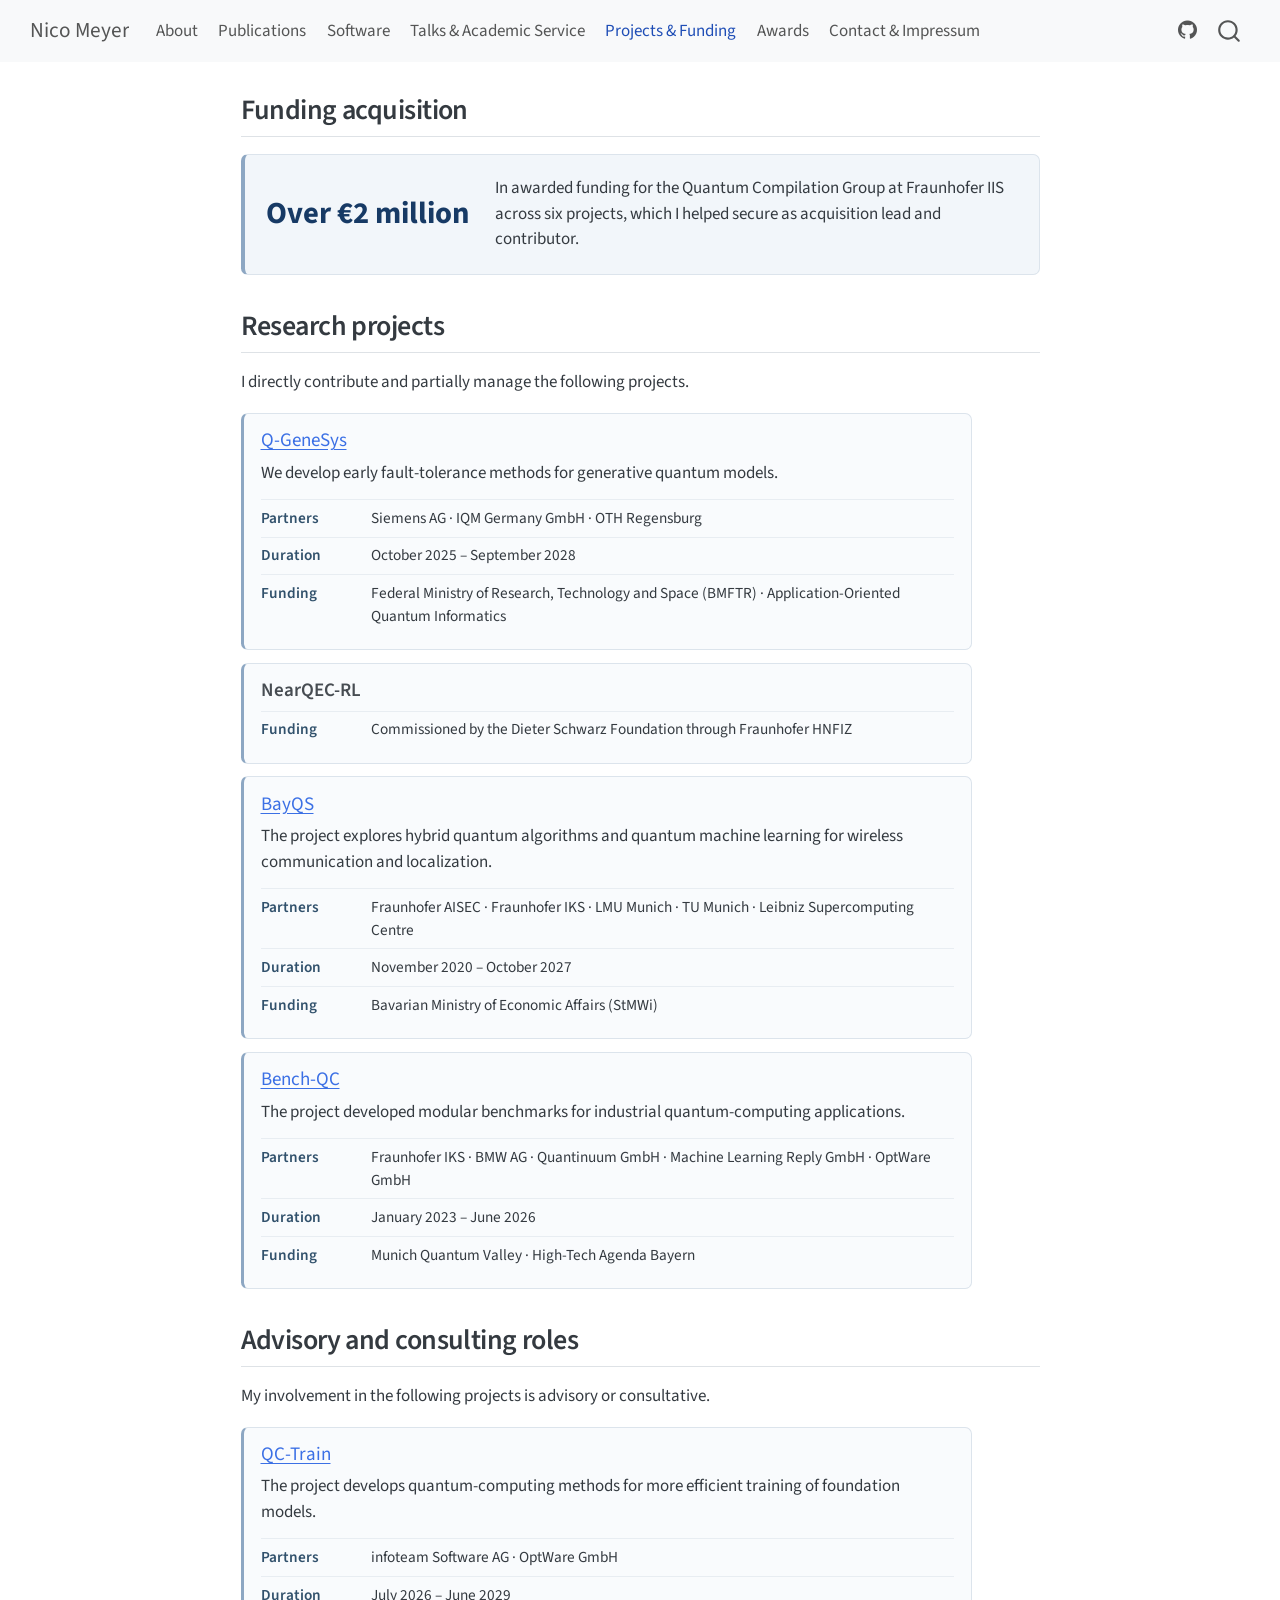
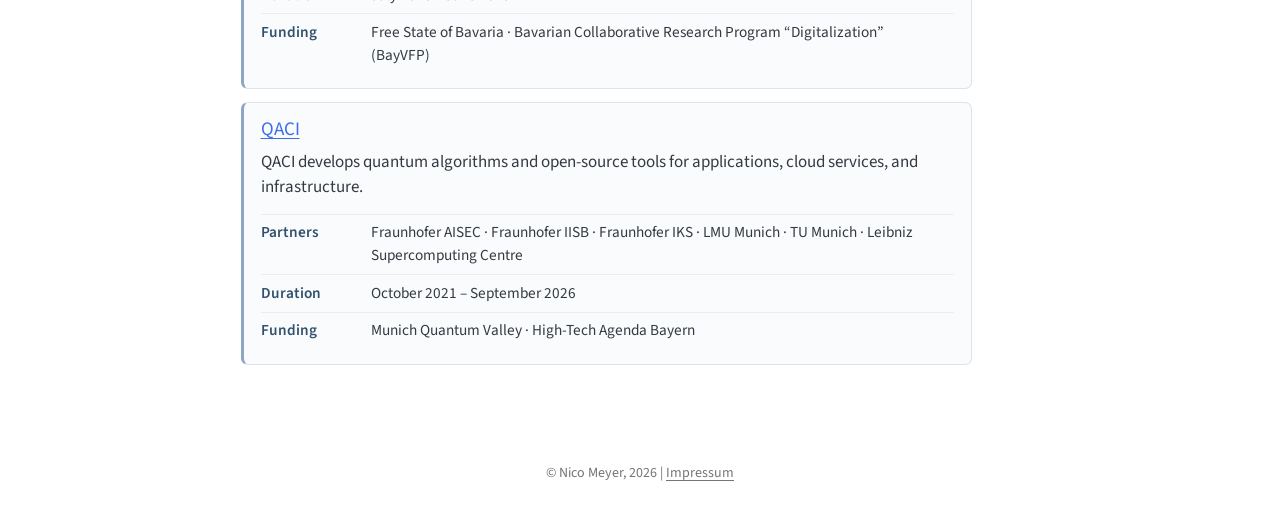
<file: projects.html>
<!DOCTYPE html>
<html xmlns="http://www.w3.org/1999/xhtml" lang="en" xml:lang="en"><head>

<meta charset="utf-8">
<meta name="generator" content="quarto-1.10.19">

<meta name="viewport" content="width=device-width, initial-scale=1.0, user-scalable=yes">


<title>Projects &amp; Funding – Nico Meyer</title>
<style>
/* Default styles provided by pandoc.
** See https://pandoc.org/MANUAL.html#variables-for-html for config info.
*/
span.smallcaps{font-variant: small-caps;}
div.columns{display: flex; gap: 1.5em;}
div.column{flex: auto;}
@media screen {
div.columns{gap: min(4vw, 1.5em);}
div.column{overflow-x: auto;}
}
div.hanging-indent{margin-left: 1.5em; text-indent: -1.5em;}
ul.task-list{list-style: none;}
ul.task-list li input[type="checkbox"] {
  width: 0.8em;
  margin: 0 0.8em 0.2em -1em; /* quarto-specific, see https://github.com/quarto-dev/quarto-cli/issues/4556 */ 
  vertical-align: middle;
}
</style>


<script src="site_libs/quarto-nav/quarto-nav.js"></script>
<script src="site_libs/quarto-nav/headroom.min.js"></script>
<script src="site_libs/clipboard/clipboard.min.js"></script>
<script src="site_libs/quarto-search/autocomplete.umd.js"></script>
<script src="site_libs/quarto-search/fuse.min.js"></script>
<script src="site_libs/quarto-search/quarto-search.js"></script>
<meta name="quarto:offset" content="./">
<script src="site_libs/quarto-html/quarto.js" type="module"></script>
<script src="site_libs/quarto-html/tabsets/tabsets.js" type="module"></script>
<script src="site_libs/quarto-html/popper.min.js"></script>
<script src="site_libs/quarto-html/tippy.umd.min.js"></script>
<script src="site_libs/quarto-html/anchor.min.js"></script>
<link href="site_libs/quarto-html/tippy.css" rel="stylesheet">
<link href="site_libs/quarto-html/quarto-syntax-highlighting-bf27225e3a48a9273f3daa8f8e829971.css" rel="stylesheet" id="quarto-text-highlighting-styles">
<script src="site_libs/bootstrap/bootstrap.min.js"></script>
<link href="site_libs/bootstrap/bootstrap-icons.css" rel="stylesheet">
<link href="site_libs/bootstrap/bootstrap-172ba59bd5e0b52282274ba0c0cc16fc.min.css" rel="stylesheet" append-hash="true" id="quarto-bootstrap" data-mode="light">
<script id="quarto-search-options" type="application/json">{
  "location": "navbar",
  "copy-button": false,
  "collapse-after": 3,
  "panel-placement": "end",
  "type": "overlay",
  "limit": 50,
  "keyboard-shortcut": [
    "f",
    "/",
    "s"
  ],
  "show-item-context": false,
  "language": {
    "search-no-results-text": "No results",
    "search-matching-documents-text": "matching documents",
    "search-copy-link-title": "Copy link to search",
    "search-hide-matches-text": "Hide additional matches",
    "search-more-match-text": "more match in this document",
    "search-more-matches-text": "more matches in this document",
    "search-clear-button-title": "Clear",
    "search-text-placeholder": "",
    "search-detached-cancel-button-title": "Cancel",
    "search-submit-button-title": "Submit",
    "search-label": "Search"
  }
}</script>


<link rel="stylesheet" href="styles.css">
</head>

<body class="nav-fixed subpage fullcontent quarto-light">

<div id="quarto-search-results"></div>
  <header id="quarto-header" class="headroom fixed-top">
    <nav class="navbar navbar-expand-lg " data-bs-theme="dark">
      <div class="navbar-container container-fluid">
      <div class="navbar-brand-container mx-auto">
    <a class="navbar-brand" href="./index.html">
    <span class="navbar-title">Nico Meyer</span>
    </a>
  </div>
            <div id="quarto-search" class="" title="Search"></div>
          <button class="navbar-toggler" type="button" data-bs-toggle="collapse" data-bs-target="#navbarCollapse" aria-controls="navbarCollapse" role="menu" aria-expanded="false" aria-label="Toggle navigation" onclick="if (window.quartoToggleHeadroom) { window.quartoToggleHeadroom(); }">
  <span class="navbar-toggler-icon"></span>
</button>
          <div class="collapse navbar-collapse" id="navbarCollapse">
            <ul class="navbar-nav navbar-nav-scroll me-auto">
  <li class="nav-item">
    <a class="nav-link" href="./index.html"> 
<span class="menu-text">About</span></a>
  </li>  
  <li class="nav-item">
    <a class="nav-link" href="./publications.html"> 
<span class="menu-text">Publications</span></a>
  </li>  
  <li class="nav-item">
    <a class="nav-link" href="./software.html"> 
<span class="menu-text">Software</span></a>
  </li>  
  <li class="nav-item">
    <a class="nav-link" href="./talks.html"> 
<span class="menu-text">Talks &amp; Academic Service</span></a>
  </li>  
  <li class="nav-item">
    <a class="nav-link active" href="./projects.html" aria-current="page"> 
<span class="menu-text">Projects &amp; Funding</span></a>
  </li>  
  <li class="nav-item">
    <a class="nav-link" href="./awards.html"> 
<span class="menu-text">Awards</span></a>
  </li>  
  <li class="nav-item">
    <a class="nav-link" href="./contact.html"> 
<span class="menu-text">Contact &amp; Impressum</span></a>
  </li>  
</ul>
            <ul class="navbar-nav navbar-nav-scroll ms-auto">
  <li class="nav-item compact">
    <a class="nav-link" href="https://github.com/nicomeyer96"> <i class="bi bi-github" role="img" aria-label="GitHub profile">
</i> 
<span class="menu-text"></span></a>
  </li>  
</ul>
          </div> <!-- /navcollapse -->
            <div class="quarto-navbar-tools">
</div>
      </div> <!-- /container-fluid -->
    </nav>
</header>
<!-- content -->
<div id="quarto-content" class="quarto-container page-columns page-rows-contents page-layout-article page-navbar">
<!-- sidebar -->
<!-- margin-sidebar -->
    
<!-- main -->
<main class="content" id="quarto-document-content">

<header id="title-block-header" class="quarto-title-block default">
<div class="quarto-title">
<h1 class="title">Projects &amp; Funding</h1>
</div>



<div class="quarto-title-meta">

    
  
    
  </div>
  


</header>


<section id="funding-acquisition" class="level2">
<h2 class="anchored" data-anchor-id="funding-acquisition">Funding acquisition</h2>
<div class="funding-highlight">
<p class="funding-amount">
Over €2 million
</p>
<p>
In awarded funding for the Quantum Compilation Group at Fraunhofer IIS across six projects, which I helped secure as acquisition lead and contributor.
</p>
</div>
</section>
<section id="research-projects" class="level2">
<h2 class="anchored" data-anchor-id="research-projects">Research projects</h2>
<p>I directly contribute and partially manage the following projects.</p>
<section id="q-genesys" class="level3 project-card">
<h3 class="anchored" data-anchor-id="q-genesys"><a href="https://www.iis.fraunhofer.de/de/ff/lv/dataanalytics/anwproj/q-genesys.html">Q-GeneSys</a></h3>
<p>We develop early fault-tolerance methods for generative quantum models.</p>
<table class="project-facts">
<tbody>
<tr>
<th scope="row">
Partners
</th>
<td>
Siemens AG · IQM Germany GmbH · OTH Regensburg
</td>
</tr>
<tr>
<th scope="row">
Duration
</th>
<td>
October 2025 – September 2028
</td>
</tr>
<tr>
<th scope="row">
Funding
</th>
<td>
Federal Ministry of Research, Technology and Space (BMFTR) · Application-Oriented Quantum Informatics
</td>
</tr>
</tbody>
</table>
</section>
<section id="nearqec-rl" class="level3 project-card">
<h3 class="anchored" data-anchor-id="nearqec-rl">NearQEC-RL</h3>
<table class="project-facts">
<tbody>
<tr>
<th scope="row">
Funding
</th>
<td>
Commissioned by the Dieter Schwarz Foundation through Fraunhofer HNFIZ
</td>
</tr>
</tbody>
</table>
</section>
<section id="bayqs" class="level3 project-card">
<h3 class="anchored" data-anchor-id="bayqs"><a href="https://www.iis.fraunhofer.de/de/profil/das-koennen-wir-fuer-sie-tun/zukunftsinitiativen/quantentechnologien/bayqs.html">BayQS</a></h3>
<p>The project explores hybrid quantum algorithms and quantum machine learning for wireless communication and localization.</p>
<table class="project-facts">
<tbody>
<tr>
<th scope="row">
Partners
</th>
<td>
Fraunhofer AISEC · Fraunhofer IKS · LMU Munich · TU Munich · Leibniz Supercomputing Centre
</td>
</tr>
<tr>
<th scope="row">
Duration
</th>
<td>
November 2020 – October 2027
</td>
</tr>
<tr>
<th scope="row">
Funding
</th>
<td>
Bavarian Ministry of Economic Affairs (StMWi)
</td>
</tr>
</tbody>
</table>
</section>
<section id="bench-qc" class="level3 project-card">
<h3 class="anchored" data-anchor-id="bench-qc"><a href="https://www.iis.fraunhofer.de/de/profil/das-koennen-wir-fuer-sie-tun/zukunftsinitiativen/quantentechnologien/bench-qc.html">Bench-QC</a></h3>
<p>The project developed modular benchmarks for industrial quantum-computing applications.</p>
<table class="project-facts">
<tbody>
<tr>
<th scope="row">
Partners
</th>
<td>
Fraunhofer IKS · BMW AG · Quantinuum GmbH · Machine Learning Reply GmbH · OptWare GmbH
</td>
</tr>
<tr>
<th scope="row">
Duration
</th>
<td>
January 2023 – June 2026
</td>
</tr>
<tr>
<th scope="row">
Funding
</th>
<td>
Munich Quantum Valley · High-Tech Agenda Bayern
</td>
</tr>
</tbody>
</table>
</section>
</section>
<section id="advisory-and-consulting-roles" class="level2">
<h2 class="anchored" data-anchor-id="advisory-and-consulting-roles">Advisory and consulting roles</h2>
<p>My involvement in the following projects is advisory or consultative.</p>
<section id="qc-train" class="level3 project-card">
<h3 class="anchored" data-anchor-id="qc-train"><a href="https://www.iis.fraunhofer.de/en/ff/lv/dataanalytics/anwproj/qc-train.html">QC-Train</a></h3>
<p>The project develops quantum-computing methods for more efficient training of foundation models.</p>
<table class="project-facts">
<tbody>
<tr>
<th scope="row">
Partners
</th>
<td>
infoteam Software AG · OptWare GmbH
</td>
</tr>
<tr>
<th scope="row">
Duration
</th>
<td>
July 2026 – June 2029
</td>
</tr>
<tr>
<th scope="row">
Funding
</th>
<td>
Free State of Bavaria · Bavarian Collaborative Research Program “Digitalization” (BayVFP)
</td>
</tr>
</tbody>
</table>
</section>
<section id="qaci" class="level3 project-card">
<h3 class="anchored" data-anchor-id="qaci"><a href="https://www.iis.fraunhofer.de/de/profil/das-koennen-wir-fuer-sie-tun/zukunftsinitiativen/quantentechnologien/qaci.html">QACI</a></h3>
<p>QACI develops quantum algorithms and open-source tools for applications, cloud services, and infrastructure.</p>
<table class="project-facts">
<tbody>
<tr>
<th scope="row">
Partners
</th>
<td>
Fraunhofer AISEC · Fraunhofer IISB · Fraunhofer IKS · LMU Munich · TU Munich · Leibniz Supercomputing Centre
</td>
</tr>
<tr>
<th scope="row">
Duration
</th>
<td>
October 2021 – September 2026
</td>
</tr>
<tr>
<th scope="row">
Funding
</th>
<td>
Munich Quantum Valley · High-Tech Agenda Bayern
</td>
</tr>
</tbody>
</table>
</section>


</section>

</main> <!-- /main -->
<script>

  document.addEventListener("DOMContentLoaded", () => {

    document.getElementById("copyright-year").textContent = new Date().getFullYear();

  });

</script>

<script id="quarto-html-after-body" type="application/javascript">
  window.document.addEventListener("DOMContentLoaded", function (event) {
    const icon = "";
    const anchorJS = new window.AnchorJS();
    anchorJS.options = {
      placement: 'right',
      icon: icon
    };
    anchorJS.add('.anchored');
    const isCodeAnnotation = (el) => {
      for (const clz of el.classList) {
        if (clz.startsWith('code-annotation-')) {                     
          return true;
        }
      }
      return false;
    }
    const onCopySuccess = function(e) {
      // button target
      const button = e.trigger;
      // don't keep focus
      button.blur();
      // flash "checked"
      button.classList.add('code-copy-button-checked');
      var currentTitle = button.getAttribute("title");
      button.setAttribute("title", "Copied!");
      let tooltip;
      if (window.bootstrap) {
        button.setAttribute("data-bs-toggle", "tooltip");
        button.setAttribute("data-bs-placement", "left");
        button.setAttribute("data-bs-title", "Copied!");
        tooltip = new bootstrap.Tooltip(button, 
          { trigger: "manual", 
            customClass: "code-copy-button-tooltip",
            offset: [0, -8]});
        tooltip.show();    
      }
      setTimeout(function() {
        if (tooltip) {
          tooltip.hide();
          button.removeAttribute("data-bs-title");
          button.removeAttribute("data-bs-toggle");
          button.removeAttribute("data-bs-placement");
        }
        button.setAttribute("title", currentTitle);
        button.classList.remove('code-copy-button-checked');
      }, 1000);
      // clear code selection
      e.clearSelection();
    }
    const getTextToCopy = function(trigger) {
      const outerScaffold = trigger.parentElement.cloneNode(true);
      const codeEl = outerScaffold.querySelector('code');
      for (const childEl of codeEl.children) {
        if (isCodeAnnotation(childEl)) {
          childEl.remove();
        }
      }
      return codeEl.innerText;
    }
    const clipboard = new window.ClipboardJS('.code-copy-button:not([data-in-quarto-modal])', {
      text: getTextToCopy
    });
    clipboard.on('success', onCopySuccess);
    if (window.document.getElementById('quarto-embedded-source-code-modal')) {
      const clipboardModal = new window.ClipboardJS('.code-copy-button[data-in-quarto-modal]', {
        text: getTextToCopy,
        container: window.document.getElementById('quarto-embedded-source-code-modal')
      });
      clipboardModal.on('success', onCopySuccess);
    }
      var localhostRegex = new RegExp(/^(?:http|https):\/\/localhost\:?[0-9]*\//);
      var mailtoRegex = new RegExp(/^mailto:/);
        var filterRegex = new RegExp("https:\/\/nicomeyer96\.github\.io");
      var isInternal = (href) => {
          return filterRegex.test(href) || localhostRegex.test(href) || mailtoRegex.test(href);
      }
      // Inspect non-navigation links and adorn them if external
     var links = window.document.querySelectorAll('a[href]:not(.nav-link):not(.navbar-brand):not(.toc-action):not(.sidebar-link):not(.sidebar-item-toggle):not(.pagination-link):not(.no-external):not([aria-hidden]):not(.dropdown-item):not(.quarto-navigation-tool):not(.about-link)');
      for (var i=0; i<links.length; i++) {
        const link = links[i];
        if (!isInternal(link.href)) {
          // undo the damage that might have been done by quarto-nav.js in the case of
          // links that we want to consider external
          if (link.dataset.originalHref !== undefined) {
            link.href = link.dataset.originalHref;
          }
        }
      }
    function tippyHover(el, contentFn, onTriggerFn, onUntriggerFn) {
      const config = {
        allowHTML: true,
        maxWidth: 500,
        delay: 100,
        arrow: false,
        appendTo: function(el) {
            return el.parentElement;
        },
        interactive: true,
        interactiveBorder: 10,
        theme: 'quarto',
        placement: 'bottom-start',
      };
      if (contentFn) {
        config.content = contentFn;
      }
      if (onTriggerFn) {
        config.onTrigger = onTriggerFn;
      }
      if (onUntriggerFn) {
        config.onUntrigger = onUntriggerFn;
      }
      window.tippy(el, config); 
    }
    const noterefs = window.document.querySelectorAll('a[role="doc-noteref"]');
    for (var i=0; i<noterefs.length; i++) {
      const ref = noterefs[i];
      tippyHover(ref, function() {
        // use id or data attribute instead here
        let href = ref.getAttribute('data-footnote-href') || ref.getAttribute('href');
        try { href = new URL(href).hash; } catch {}
        const id = href.replace(/^#\/?/, "");
        const note = window.document.getElementById(id);
        if (note) {
          return note.innerHTML;
        } else {
          return "";
        }
      });
    }
    const xrefs = window.document.querySelectorAll('a.quarto-xref');
    const processXRef = (id, note) => {
      // Strip column container classes
      const stripColumnClz = (el) => {
        el.classList.remove("page-full", "page-columns");
        if (el.children) {
          for (const child of el.children) {
            stripColumnClz(child);
          }
        }
      }
      stripColumnClz(note)
      if (id === null || id.startsWith('sec-')) {
        // Special case sections, only their first couple elements
        const container = document.createElement("div");
        if (note.children && note.children.length > 2) {
          container.appendChild(note.children[0].cloneNode(true));
          for (let i = 1; i < note.children.length; i++) {
            const child = note.children[i];
            if (child.tagName === "P" && child.innerText === "") {
              continue;
            } else {
              container.appendChild(child.cloneNode(true));
              break;
            }
          }
          if (window.Quarto?.typesetMath) {
            window.Quarto.typesetMath(container);
          }
          return container.innerHTML
        } else {
          if (window.Quarto?.typesetMath) {
            window.Quarto.typesetMath(note);
          }
          return note.innerHTML;
        }
      } else {
        // Remove any anchor links if they are present
        const anchorLink = note.querySelector('a.anchorjs-link');
        if (anchorLink) {
          anchorLink.remove();
        }
        if (window.Quarto?.typesetMath) {
          window.Quarto.typesetMath(note);
        }
        if (note.classList.contains("callout")) {
          return note.outerHTML;
        } else {
          return note.innerHTML;
        }
      }
    }
    for (var i=0; i<xrefs.length; i++) {
      const xref = xrefs[i];
      tippyHover(xref, undefined, function(instance) {
        instance.disable();
        let url = xref.getAttribute('href');
        let hash = undefined; 
        if (url.startsWith('#')) {
          hash = url;
        } else {
          try { hash = new URL(url).hash; } catch {}
        }
        if (hash) {
          const id = hash.replace(/^#\/?/, "");
          const note = window.document.getElementById(id);
          if (note !== null) {
            try {
              const html = processXRef(id, note.cloneNode(true));
              instance.setContent(html);
            } finally {
              instance.enable();
              instance.show();
            }
          } else {
            // See if we can fetch this
            fetch(url.split('#')[0])
            .then(res => res.text())
            .then(html => {
              const parser = new DOMParser();
              const htmlDoc = parser.parseFromString(html, "text/html");
              const note = htmlDoc.getElementById(id);
              if (note !== null) {
                const html = processXRef(id, note);
                instance.setContent(html);
              } 
            }).finally(() => {
              instance.enable();
              instance.show();
            });
          }
        } else {
          // See if we can fetch a full url (with no hash to target)
          // This is a special case and we should probably do some content thinning / targeting
          fetch(url)
          .then(res => res.text())
          .then(html => {
            const parser = new DOMParser();
            const htmlDoc = parser.parseFromString(html, "text/html");
            const note = htmlDoc.querySelector('main.content');
            if (note !== null) {
              // This should only happen for chapter cross references
              // (since there is no id in the URL)
              // remove the first header
              if (note.children.length > 0 && note.children[0].tagName === "HEADER") {
                note.children[0].remove();
              }
              const html = processXRef(null, note);
              instance.setContent(html);
            } 
          }).finally(() => {
            instance.enable();
            instance.show();
          });
        }
      }, function(instance) {
      });
    }
        let selectedAnnoteEl;
        const selectorForAnnotation = ( cell, annotation) => {
          let cellAttr = 'data-code-cell="' + cell + '"';
          let lineAttr = 'data-code-annotation="' +  annotation + '"';
          const selector = 'span[' + cellAttr + '][' + lineAttr + ']';
          return selector;
        }
        const selectCodeLines = (annoteEl) => {
          const doc = window.document;
          const targetCell = annoteEl.getAttribute("data-target-cell");
          const targetAnnotation = annoteEl.getAttribute("data-target-annotation");
          const annoteSpan = window.document.querySelector(selectorForAnnotation(targetCell, targetAnnotation));
          const lines = annoteSpan.getAttribute("data-code-lines").split(",");
          const lineIds = lines.map((line) => {
            return targetCell + "-" + line;
          })
          let top = null;
          let height = null;
          let parent = null;
          if (lineIds.length > 0) {
              //compute the position of the single el (top and bottom and make a div)
              const el = window.document.getElementById(lineIds[0]);
              top = el.offsetTop;
              height = el.offsetHeight;
              parent = el.parentElement.parentElement;
            if (lineIds.length > 1) {
              const lastEl = window.document.getElementById(lineIds[lineIds.length - 1]);
              const bottom = lastEl.offsetTop + lastEl.offsetHeight;
              height = bottom - top;
            }
            if (top !== null && height !== null && parent !== null) {
              // cook up a div (if necessary) and position it 
              let div = window.document.getElementById("code-annotation-line-highlight");
              if (div === null) {
                div = window.document.createElement("div");
                div.setAttribute("id", "code-annotation-line-highlight");
                div.style.position = 'absolute';
                parent.appendChild(div);
              }
              div.style.top = top - 2 + "px";
              div.style.height = height + 4 + "px";
              div.style.left = 0;
              let gutterDiv = window.document.getElementById("code-annotation-line-highlight-gutter");
              if (gutterDiv === null) {
                gutterDiv = window.document.createElement("div");
                gutterDiv.setAttribute("id", "code-annotation-line-highlight-gutter");
                gutterDiv.style.position = 'absolute';
                const codeCell = window.document.getElementById(targetCell);
                const gutter = codeCell.querySelector('.code-annotation-gutter');
                gutter.appendChild(gutterDiv);
              }
              gutterDiv.style.top = top - 2 + "px";
              gutterDiv.style.height = height + 4 + "px";
            }
            selectedAnnoteEl = annoteEl;
          }
        };
        const unselectCodeLines = () => {
          const elementsIds = ["code-annotation-line-highlight", "code-annotation-line-highlight-gutter"];
          elementsIds.forEach((elId) => {
            const div = window.document.getElementById(elId);
            if (div) {
              div.remove();
            }
          });
          selectedAnnoteEl = undefined;
        };
          // Handle positioning of the toggle
      window.addEventListener(
        "resize",
        throttle(() => {
          elRect = undefined;
          if (selectedAnnoteEl) {
            selectCodeLines(selectedAnnoteEl);
          }
        }, 10)
      );
      function throttle(fn, ms) {
      let throttle = false;
      let timer;
        return (...args) => {
          if(!throttle) { // first call gets through
              fn.apply(this, args);
              throttle = true;
          } else { // all the others get throttled
              if(timer) clearTimeout(timer); // cancel #2
              timer = setTimeout(() => {
                fn.apply(this, args);
                timer = throttle = false;
              }, ms);
          }
        };
      }
        // Attach click handler to the DT
        const annoteDls = window.document.querySelectorAll('dt[data-target-cell]');
        for (const annoteDlNode of annoteDls) {
          annoteDlNode.addEventListener('click', (event) => {
            const clickedEl = event.target;
            if (clickedEl !== selectedAnnoteEl) {
              unselectCodeLines();
              const activeEl = window.document.querySelector('dt[data-target-cell].code-annotation-active');
              if (activeEl) {
                activeEl.classList.remove('code-annotation-active');
              }
              selectCodeLines(clickedEl);
              clickedEl.classList.add('code-annotation-active');
            } else {
              // Unselect the line
              unselectCodeLines();
              clickedEl.classList.remove('code-annotation-active');
            }
          });
        }
    const findCites = (el) => {
      const parentEl = el.parentElement;
      if (parentEl) {
        const cites = parentEl.dataset.cites;
        if (cites) {
          return {
            el,
            cites: cites.split(' ')
          };
        } else {
          return findCites(el.parentElement)
        }
      } else {
        return undefined;
      }
    };
    var bibliorefs = window.document.querySelectorAll('a[role="doc-biblioref"]');
    for (var i=0; i<bibliorefs.length; i++) {
      const ref = bibliorefs[i];
      const citeInfo = findCites(ref);
      if (citeInfo) {
        tippyHover(citeInfo.el, function() {
          var popup = window.document.createElement('div');
          citeInfo.cites.forEach(function(cite) {
            var citeDiv = window.document.createElement('div');
            citeDiv.classList.add('hanging-indent');
            citeDiv.classList.add('csl-entry');
            var biblioDiv = window.document.getElementById('ref-' + cite);
            if (biblioDiv) {
              citeDiv.innerHTML = biblioDiv.innerHTML;
            }
            popup.appendChild(citeDiv);
          });
          return popup.innerHTML;
        });
      }
    }
  });
  </script>
</div> <!-- /content -->
<footer class="footer">
  <div class="nav-footer">
    <div class="nav-footer-left">
      &nbsp;
    </div>   
    <div class="nav-footer-center">
<p>© Nico Meyer, <span id="copyright-year">2026</span> | <a href="./contact.html#impressum">Impressum</a></p>
</div>
    <div class="nav-footer-right">
      &nbsp;
    </div>
  </div>
</footer>




</body></html>
</file>
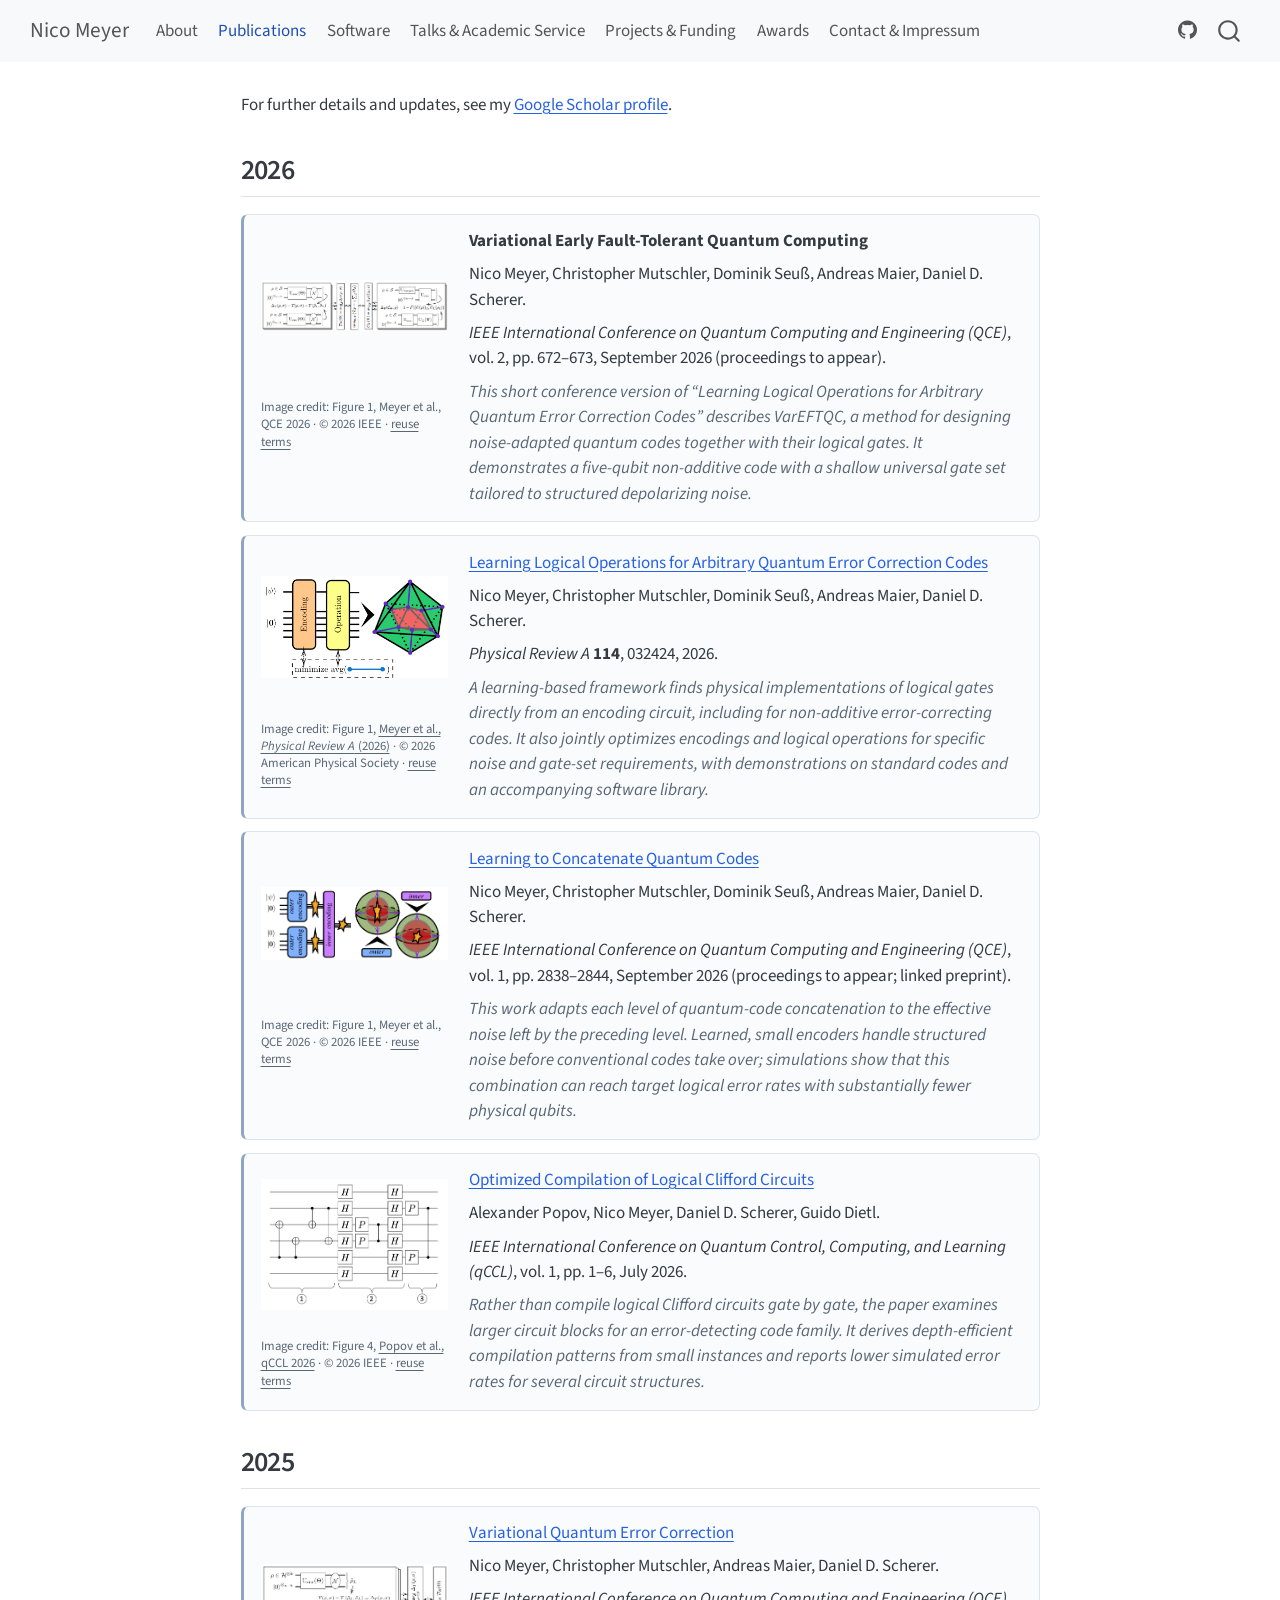
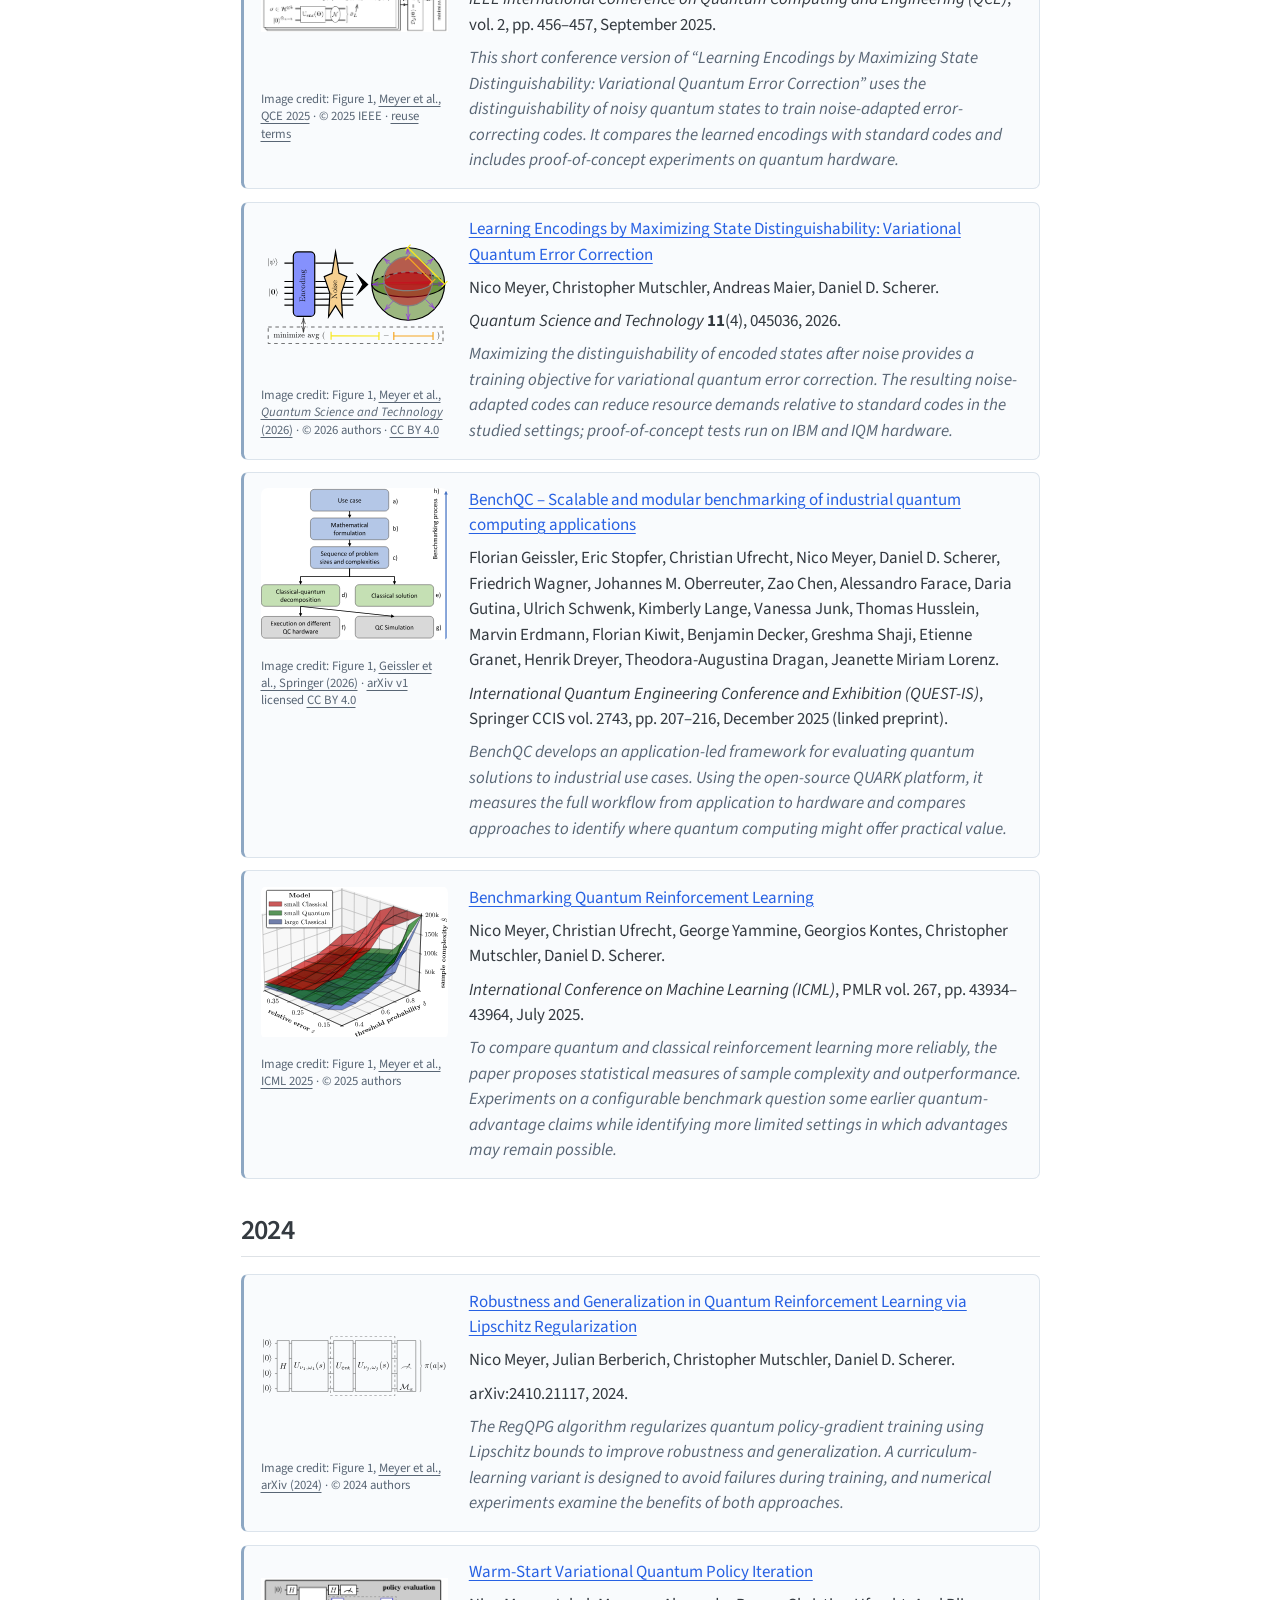
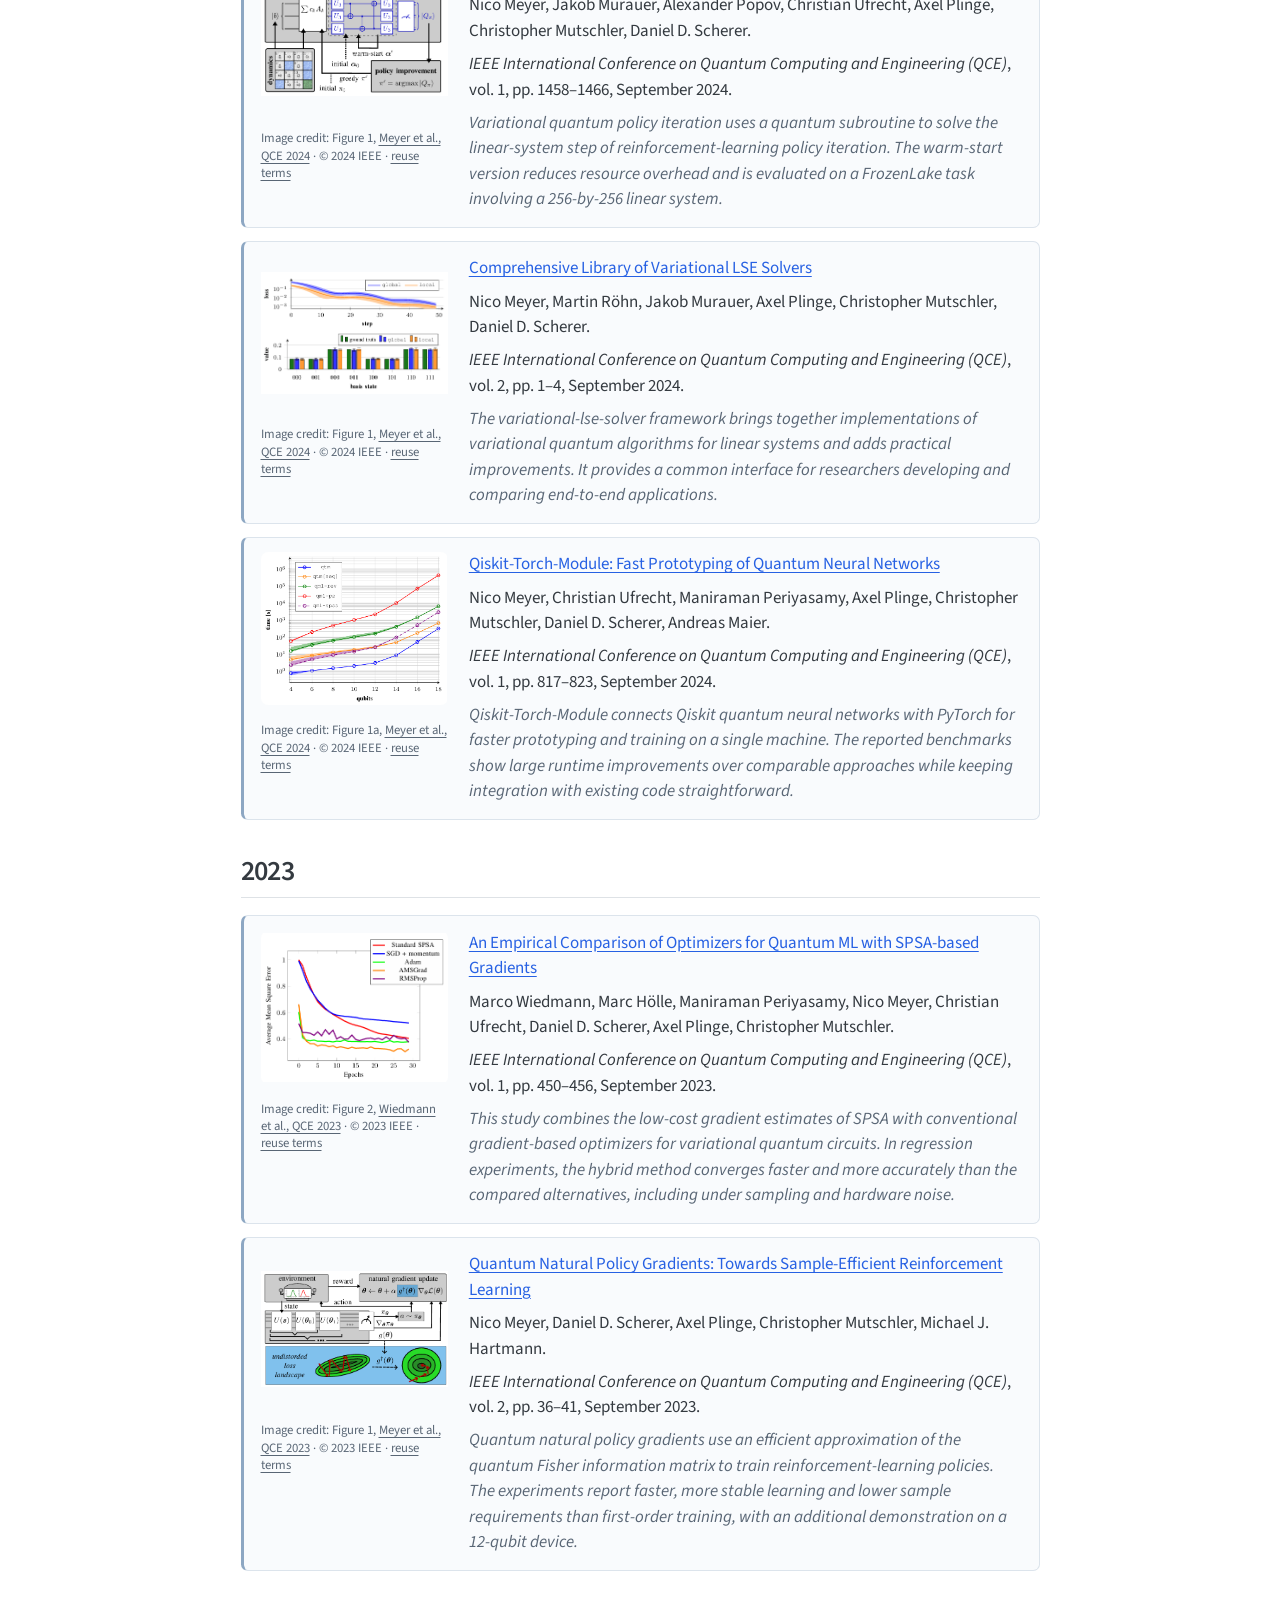
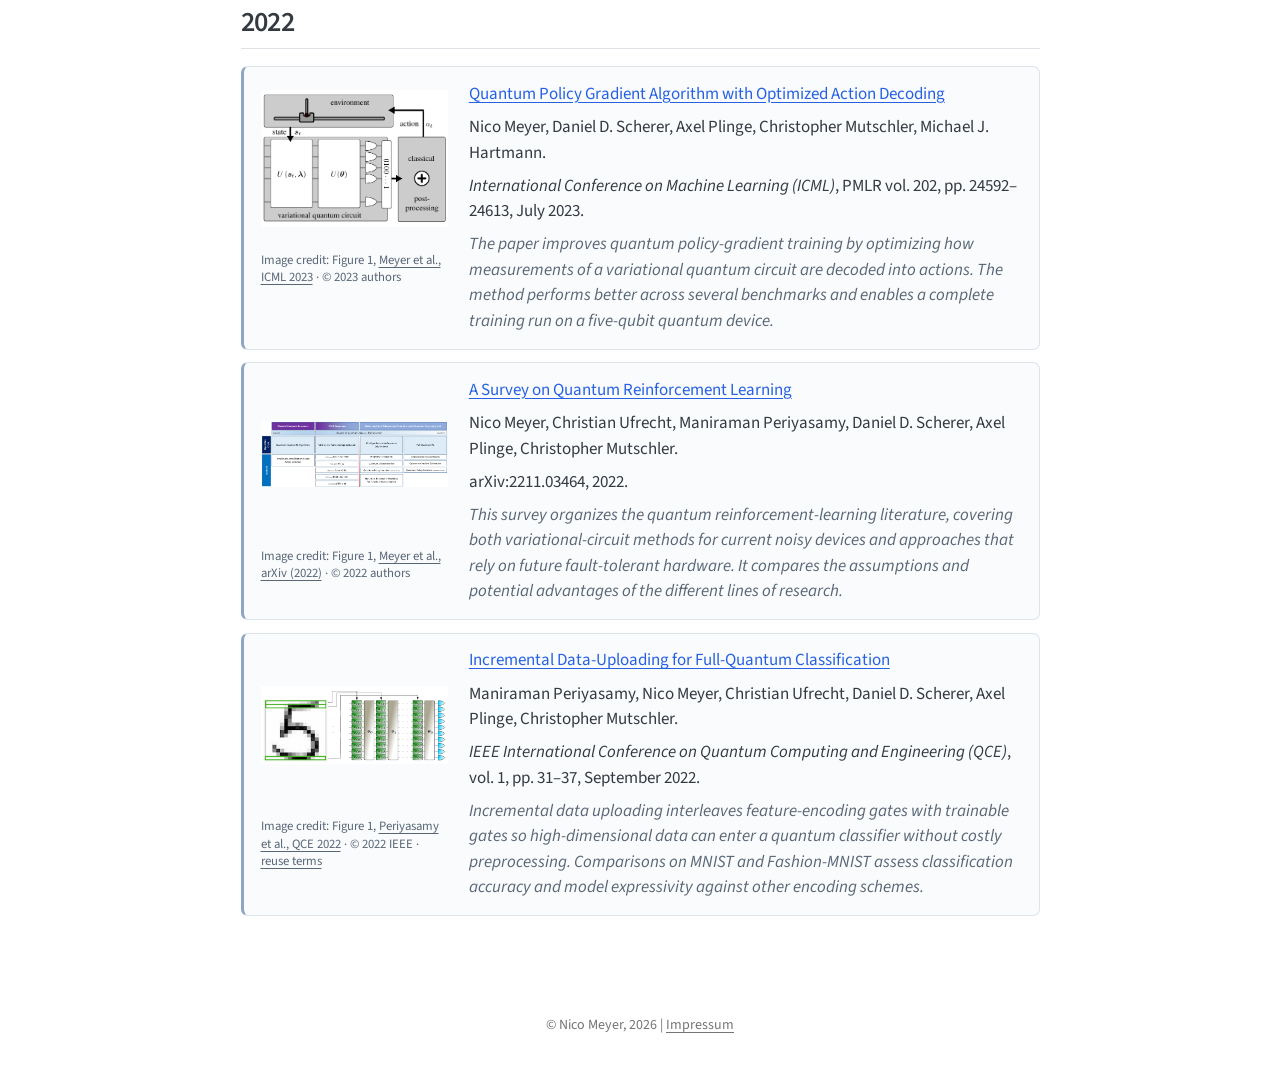
<file: publications.html>
<!DOCTYPE html>
<html xmlns="http://www.w3.org/1999/xhtml" lang="en" xml:lang="en"><head>

<meta charset="utf-8">
<meta name="generator" content="quarto-1.10.19">

<meta name="viewport" content="width=device-width, initial-scale=1.0, user-scalable=yes">


<title>Publications – Nico Meyer</title>
<style>
/* Default styles provided by pandoc.
** See https://pandoc.org/MANUAL.html#variables-for-html for config info.
*/
span.smallcaps{font-variant: small-caps;}
div.columns{display: flex; gap: 1.5em;}
div.column{flex: auto;}
@media screen {
div.columns{gap: min(4vw, 1.5em);}
div.column{overflow-x: auto;}
}
div.hanging-indent{margin-left: 1.5em; text-indent: -1.5em;}
ul.task-list{list-style: none;}
ul.task-list li input[type="checkbox"] {
  width: 0.8em;
  margin: 0 0.8em 0.2em -1em; /* quarto-specific, see https://github.com/quarto-dev/quarto-cli/issues/4556 */ 
  vertical-align: middle;
}
</style>


<script src="site_libs/quarto-nav/quarto-nav.js"></script>
<script src="site_libs/quarto-nav/headroom.min.js"></script>
<script src="site_libs/clipboard/clipboard.min.js"></script>
<script src="site_libs/quarto-search/autocomplete.umd.js"></script>
<script src="site_libs/quarto-search/fuse.min.js"></script>
<script src="site_libs/quarto-search/quarto-search.js"></script>
<meta name="quarto:offset" content="./">
<script src="site_libs/quarto-html/quarto.js" type="module"></script>
<script src="site_libs/quarto-html/tabsets/tabsets.js" type="module"></script>
<script src="site_libs/quarto-html/popper.min.js"></script>
<script src="site_libs/quarto-html/tippy.umd.min.js"></script>
<script src="site_libs/quarto-html/anchor.min.js"></script>
<link href="site_libs/quarto-html/tippy.css" rel="stylesheet">
<link href="site_libs/quarto-html/quarto-syntax-highlighting-bf27225e3a48a9273f3daa8f8e829971.css" rel="stylesheet" id="quarto-text-highlighting-styles">
<script src="site_libs/bootstrap/bootstrap.min.js"></script>
<link href="site_libs/bootstrap/bootstrap-icons.css" rel="stylesheet">
<link href="site_libs/bootstrap/bootstrap-172ba59bd5e0b52282274ba0c0cc16fc.min.css" rel="stylesheet" append-hash="true" id="quarto-bootstrap" data-mode="light">
<script src="site_libs/quarto-contrib/glightbox/glightbox.min.js"></script>
<link href="site_libs/quarto-contrib/glightbox/glightbox.min.css" rel="stylesheet">
<link href="site_libs/quarto-contrib/glightbox/lightbox.css" rel="stylesheet">
<script id="quarto-search-options" type="application/json">{
  "location": "navbar",
  "copy-button": false,
  "collapse-after": 3,
  "panel-placement": "end",
  "type": "overlay",
  "limit": 50,
  "keyboard-shortcut": [
    "f",
    "/",
    "s"
  ],
  "show-item-context": false,
  "language": {
    "search-no-results-text": "No results",
    "search-matching-documents-text": "matching documents",
    "search-copy-link-title": "Copy link to search",
    "search-hide-matches-text": "Hide additional matches",
    "search-more-match-text": "more match in this document",
    "search-more-matches-text": "more matches in this document",
    "search-clear-button-title": "Clear",
    "search-text-placeholder": "",
    "search-detached-cancel-button-title": "Cancel",
    "search-submit-button-title": "Submit",
    "search-label": "Search"
  }
}</script>


<link rel="stylesheet" href="styles.css">
</head>

<body class="nav-fixed subpage fullcontent quarto-light">

<div id="quarto-search-results"></div>
  <header id="quarto-header" class="headroom fixed-top">
    <nav class="navbar navbar-expand-lg " data-bs-theme="dark">
      <div class="navbar-container container-fluid">
      <div class="navbar-brand-container mx-auto">
    <a class="navbar-brand" href="./index.html">
    <span class="navbar-title">Nico Meyer</span>
    </a>
  </div>
            <div id="quarto-search" class="" title="Search"></div>
          <button class="navbar-toggler" type="button" data-bs-toggle="collapse" data-bs-target="#navbarCollapse" aria-controls="navbarCollapse" role="menu" aria-expanded="false" aria-label="Toggle navigation" onclick="if (window.quartoToggleHeadroom) { window.quartoToggleHeadroom(); }">
  <span class="navbar-toggler-icon"></span>
</button>
          <div class="collapse navbar-collapse" id="navbarCollapse">
            <ul class="navbar-nav navbar-nav-scroll me-auto">
  <li class="nav-item">
    <a class="nav-link" href="./index.html"> 
<span class="menu-text">About</span></a>
  </li>  
  <li class="nav-item">
    <a class="nav-link active" href="./publications.html" aria-current="page"> 
<span class="menu-text">Publications</span></a>
  </li>  
  <li class="nav-item">
    <a class="nav-link" href="./software.html"> 
<span class="menu-text">Software</span></a>
  </li>  
  <li class="nav-item">
    <a class="nav-link" href="./talks.html"> 
<span class="menu-text">Talks &amp; Academic Service</span></a>
  </li>  
  <li class="nav-item">
    <a class="nav-link" href="./projects.html"> 
<span class="menu-text">Projects &amp; Funding</span></a>
  </li>  
  <li class="nav-item">
    <a class="nav-link" href="./awards.html"> 
<span class="menu-text">Awards</span></a>
  </li>  
  <li class="nav-item">
    <a class="nav-link" href="./contact.html"> 
<span class="menu-text">Contact &amp; Impressum</span></a>
  </li>  
</ul>
            <ul class="navbar-nav navbar-nav-scroll ms-auto">
  <li class="nav-item compact">
    <a class="nav-link" href="https://github.com/nicomeyer96"> <i class="bi bi-github" role="img" aria-label="GitHub profile">
</i> 
<span class="menu-text"></span></a>
  </li>  
</ul>
          </div> <!-- /navcollapse -->
            <div class="quarto-navbar-tools">
</div>
      </div> <!-- /container-fluid -->
    </nav>
</header>
<!-- content -->
<div id="quarto-content" class="quarto-container page-columns page-rows-contents page-layout-article page-navbar">
<!-- sidebar -->
<!-- margin-sidebar -->
    
<!-- main -->
<main class="content" id="quarto-document-content">

<header id="title-block-header" class="quarto-title-block default">
<div class="quarto-title">
<h1 class="title">Publications</h1>
</div>



<div class="quarto-title-meta">

    
  
    
  </div>
  


</header>


<p>For further details and updates, see my <a href="https://scholar.google.de/citations?user=szfFv98AAAAJ&amp;hl=de">Google Scholar profile</a>.</p>
<section id="section" class="level2">
<h2 class="anchored" data-anchor-id="section">2026</h2>
<div class="publication-card">
<div class="publication-figure">
<p><a href="images/publication-01-figure-1.png" class="lightbox" data-gallery="quarto-lightbox-gallery-1"><img src="images/publication-01-figure-1.png" class="publication-image img-fluid" alt="Variational early fault-tolerant quantum computing workflow"></a></p>
<p class="publication-figure-credit">
Image credit: Figure 1, Meyer et al., QCE 2026 · © 2026 IEEE · <a href="https://ieeexplore.ieee.org/Xplorehelp/downloads/license-information/IEEE.html">reuse terms</a>
</p>
</div>
<div class="publication-details">
<p><strong>Variational Early Fault-Tolerant Quantum Computing</strong></p>
<p>Nico Meyer, Christopher Mutschler, Dominik Seuß, Andreas Maier, Daniel D. Scherer.</p>
<p><em>IEEE International Conference on Quantum Computing and Engineering (QCE)</em>, vol.&nbsp;2, pp.&nbsp;672–673, September 2026 (proceedings to appear).</p>
<p class="publication-abstract">
This short conference version of “Learning Logical Operations for Arbitrary Quantum Error Correction Codes” describes VarEFTQC, a method for designing noise-adapted quantum codes together with their logical gates. It demonstrates a five-qubit non-additive code with a shallow universal gate set tailored to structured depolarizing noise.
</p>
</div>
</div>
<div class="publication-card">
<div class="publication-figure">
<p><a href="images/publication-02-figure-1.png" class="lightbox" data-gallery="quarto-lightbox-gallery-2"><img src="images/publication-02-figure-1.png" class="publication-image img-fluid" alt="Schematic overview of learning logical operations for quantum error-correcting codes"></a></p>
<p class="publication-figure-credit">
Image credit: Figure 1, <a href="https://journals.aps.org/pra/abstract/10.1103/qj2x-3l6n">Meyer et al., <em>Physical Review A</em> (2026)</a> · © 2026 American Physical Society · <a href="https://journals.aps.org/licenses">reuse terms</a>
</p>
</div>
<div class="publication-details">
<p><strong><a href="https://journals.aps.org/pra/abstract/10.1103/qj2x-3l6n">Learning Logical Operations for Arbitrary Quantum Error Correction Codes</a></strong></p>
<p>Nico Meyer, Christopher Mutschler, Dominik Seuß, Andreas Maier, Daniel D. Scherer.</p>
<p><em>Physical Review A</em> <strong>114</strong>, 032424, 2026.</p>
<p class="publication-abstract">
A learning-based framework finds physical implementations of logical gates directly from an encoding circuit, including for non-additive error-correcting codes. It also jointly optimizes encodings and logical operations for specific noise and gate-set requirements, with demonstrations on standard codes and an accompanying software library.
</p>
</div>
</div>
<div class="publication-card">
<div class="publication-figure">
<p><a href="images/publication-03-figure-1.png" class="lightbox" data-gallery="quarto-lightbox-gallery-3"><img src="images/publication-03-figure-1.png" class="publication-image img-fluid" alt="Schematic of noise-aware code concatenation"></a></p>
<p class="publication-figure-credit">
Image credit: Figure 1, Meyer et al., QCE 2026 · © 2026 IEEE · <a href="https://ieeexplore.ieee.org/Xplorehelp/downloads/license-information/IEEE.html">reuse terms</a>
</p>
</div>
<div class="publication-details">
<p><strong><a href="https://doi.org/10.48550/arXiv.2604.14931">Learning to Concatenate Quantum Codes</a></strong></p>
<p>Nico Meyer, Christopher Mutschler, Dominik Seuß, Andreas Maier, Daniel D. Scherer.</p>
<p><em>IEEE International Conference on Quantum Computing and Engineering (QCE)</em>, vol.&nbsp;1, pp.&nbsp;2838–2844, September 2026 (proceedings to appear; linked preprint).</p>
<p class="publication-abstract">
This work adapts each level of quantum-code concatenation to the effective noise left by the preceding level. Learned, small encoders handle structured noise before conventional codes take over; simulations show that this combination can reach target logical error rates with substantially fewer physical qubits.
</p>
</div>
</div>
<div class="publication-card">
<div class="publication-figure">
<p><a href="images/publication-04-figure-4.png" class="lightbox" data-gallery="quarto-lightbox-gallery-4"><img src="images/publication-04-figure-4.png" class="publication-image img-fluid" alt="Three-stage compilation of a logical Clifford circuit"></a></p>
<p class="publication-figure-credit">
Image credit: Figure 4, <a href="https://ieeexplore.ieee.org/document/11668561">Popov et al., qCCL 2026</a> · © 2026 IEEE · <a href="https://ieeexplore.ieee.org/Xplorehelp/downloads/license-information/IEEE.html">reuse terms</a>
</p>
</div>
<div class="publication-details">
<p><strong><a href="https://ieeexplore.ieee.org/document/11668561">Optimized Compilation of Logical Clifford Circuits</a></strong></p>
<p>Alexander Popov, Nico Meyer, Daniel D. Scherer, Guido Dietl.</p>
<p><em>IEEE International Conference on Quantum Control, Computing, and Learning (qCCL)</em>, vol.&nbsp;1, pp.&nbsp;1–6, July 2026.</p>
<p class="publication-abstract">
Rather than compile logical Clifford circuits gate by gate, the paper examines larger circuit blocks for an error-detecting code family. It derives depth-efficient compilation patterns from small instances and reports lower simulated error rates for several circuit structures.
</p>
</div>
</div>
</section>
<section id="section-1" class="level2">
<h2 class="anchored" data-anchor-id="section-1">2025</h2>
<div class="publication-card">
<div class="publication-figure">
<p><a href="images/publication-05-figure-1.png" class="lightbox" data-gallery="quarto-lightbox-gallery-5"><img src="images/publication-05-figure-1.png" class="publication-image img-fluid" alt="Training noise-adapted quantum error correction encodings"></a></p>
<p class="publication-figure-credit">
Image credit: Figure 1, <a href="https://ieeexplore.ieee.org/document/11249827">Meyer et al., QCE 2025</a> · © 2025 IEEE · <a href="https://ieeexplore.ieee.org/Xplorehelp/downloads/license-information/IEEE.html">reuse terms</a>
</p>
</div>
<div class="publication-details">
<p><strong><a href="https://ieeexplore.ieee.org/document/11249827">Variational Quantum Error Correction</a></strong></p>
<p>Nico Meyer, Christopher Mutschler, Andreas Maier, Daniel D. Scherer.</p>
<p><em>IEEE International Conference on Quantum Computing and Engineering (QCE)</em>, vol.&nbsp;2, pp.&nbsp;456–457, September 2025.</p>
<p class="publication-abstract">
This short conference version of “Learning Encodings by Maximizing State Distinguishability: Variational Quantum Error Correction” uses the distinguishability of noisy quantum states to train noise-adapted error-correcting codes. It compares the learned encodings with standard codes and includes proof-of-concept experiments on quantum hardware.
</p>
</div>
</div>
<div class="publication-card">
<div class="publication-figure">
<p><a href="images/publication-06-figure-1.svg" class="lightbox" data-gallery="quarto-lightbox-gallery-6"><img src="images/publication-06-figure-1.svg" class="publication-image img-fluid" alt="Noise-adapted quantum error correction encoding procedure"></a></p>
<p class="publication-figure-credit">
Image credit: Figure 1, <a href="https://iopscience.iop.org/article/10.1088/2058-9565/ae98b1">Meyer et al., <em>Quantum Science and Technology</em> (2026)</a> · © 2026 authors · <a href="https://creativecommons.org/licenses/by/4.0/">CC BY 4.0</a>
</p>
</div>
<div class="publication-details">
<p><strong><a href="https://iopscience.iop.org/article/10.1088/2058-9565/ae98b1">Learning Encodings by Maximizing State Distinguishability: Variational Quantum Error Correction</a></strong></p>
<p>Nico Meyer, Christopher Mutschler, Andreas Maier, Daniel D. Scherer.</p>
<p><em>Quantum Science and Technology</em> <strong>11</strong>(4), 045036, 2026.</p>
<p class="publication-abstract">
Maximizing the distinguishability of encoded states after noise provides a training objective for variational quantum error correction. The resulting noise-adapted codes can reduce resource demands relative to standard codes in the studied settings; proof-of-concept tests run on IBM and IQM hardware.
</p>
</div>
</div>
<div class="publication-card">
<div class="publication-figure">
<p><a href="images/publication-07-figure-1.svg" class="lightbox" data-gallery="quarto-lightbox-gallery-7"><img src="images/publication-07-figure-1.svg" class="publication-image img-fluid" alt="Figure 1: Decomposition of the BenchQC benchmarking workflow"></a></p>
<p class="publication-figure-credit">
Image credit: Figure 1, <a href="https://doi.org/10.1007/978-3-032-13852-1_21">Geissler et al., Springer (2026)</a> · <a href="https://arxiv.org/abs/2504.11204v1">arXiv v1</a> licensed <a href="https://creativecommons.org/licenses/by/4.0/">CC BY 4.0</a>
</p>
</div>
<div class="publication-details">
<p><strong><a href="https://doi.org/10.48550/arXiv.2504.11204">BenchQC – Scalable and modular benchmarking of industrial quantum computing applications</a></strong></p>
<p>Florian Geissler, Eric Stopfer, Christian Ufrecht, Nico Meyer, Daniel D. Scherer, Friedrich Wagner, Johannes M. Oberreuter, Zao Chen, Alessandro Farace, Daria Gutina, Ulrich Schwenk, Kimberly Lange, Vanessa Junk, Thomas Husslein, Marvin Erdmann, Florian Kiwit, Benjamin Decker, Greshma Shaji, Etienne Granet, Henrik Dreyer, Theodora-Augustina Dragan, Jeanette Miriam Lorenz.</p>
<p><em>International Quantum Engineering Conference and Exhibition (QUEST-IS)</em>, Springer CCIS vol.&nbsp;2743, pp.&nbsp;207–216, December 2025 (linked preprint).</p>
<p class="publication-abstract">
BenchQC develops an application-led framework for evaluating quantum solutions to industrial use cases. Using the open-source QUARK platform, it measures the full workflow from application to hardware and compares approaches to identify where quantum computing might offer practical value.
</p>
</div>
</div>
<div class="publication-card">
<div class="publication-figure">
<p><a href="images/publication-08-figure-1.svg" class="lightbox" data-gallery="quarto-lightbox-gallery-8"><img src="images/publication-08-figure-1.svg" class="publication-image img-fluid" alt="Comparison of sample complexities in quantum and classical reinforcement learning"></a></p>
<p class="publication-figure-credit">
Image credit: Figure 1, <a href="https://proceedings.mlr.press/v267/meyer25b.html">Meyer et al., ICML 2025</a> · © 2025 authors
</p>
</div>
<div class="publication-details">
<p><strong><a href="https://proceedings.mlr.press/v267/meyer25b.html">Benchmarking Quantum Reinforcement Learning</a></strong></p>
<p>Nico Meyer, Christian Ufrecht, George Yammine, Georgios Kontes, Christopher Mutschler, Daniel D. Scherer.</p>
<p><em>International Conference on Machine Learning (ICML)</em>, PMLR vol.&nbsp;267, pp.&nbsp;43934–43964, July 2025.</p>
<p class="publication-abstract">
To compare quantum and classical reinforcement learning more reliably, the paper proposes statistical measures of sample complexity and outperformance. Experiments on a configurable benchmark question some earlier quantum-advantage claims while identifying more limited settings in which advantages may remain possible.
</p>
</div>
</div>
</section>
<section id="section-2" class="level2">
<h2 class="anchored" data-anchor-id="section-2">2024</h2>
<div class="publication-card">
<div class="publication-figure">
<p><a href="images/publication-09-figure-1.svg" class="lightbox" data-gallery="quarto-lightbox-gallery-9"><img src="images/publication-09-figure-1.svg" class="publication-image img-fluid" alt="Quantum circuit used as the regularized policy approximator"></a></p>
<p class="publication-figure-credit">
Image credit: Figure 1, <a href="https://arxiv.org/abs/2410.21117v1">Meyer et al., arXiv (2024)</a> · © 2024 authors
</p>
</div>
<div class="publication-details">
<p><strong><a href="https://doi.org/10.48550/arXiv.2410.21117">Robustness and Generalization in Quantum Reinforcement Learning via Lipschitz Regularization</a></strong></p>
<p>Nico Meyer, Julian Berberich, Christopher Mutschler, Daniel D. Scherer.</p>
<p>arXiv:2410.21117, 2024.</p>
<p class="publication-abstract">
The RegQPG algorithm regularizes quantum policy-gradient training using Lipschitz bounds to improve robustness and generalization. A curriculum-learning variant is designed to avoid failures during training, and numerical experiments examine the benefits of both approaches.
</p>
</div>
</div>
<div class="publication-card">
<div class="publication-figure">
<p><a href="images/publication-10-figure-1.png" class="lightbox" data-gallery="quarto-lightbox-gallery-10"><img src="images/publication-10-figure-1.png" class="publication-image img-fluid" alt="Variational quantum policy iteration workflow"></a></p>
<p class="publication-figure-credit">
Image credit: Figure 1, <a href="https://doi.org/10.1109/QCE60285.2024.00172">Meyer et al., QCE 2024</a> · © 2024 IEEE · <a href="https://ieeexplore.ieee.org/Xplorehelp/downloads/license-information/IEEE.html">reuse terms</a>
</p>
</div>
<div class="publication-details">
<p><strong><a href="https://doi.org/10.1109/QCE60285.2024.00172">Warm-Start Variational Quantum Policy Iteration</a></strong></p>
<p>Nico Meyer, Jakob Murauer, Alexander Popov, Christian Ufrecht, Axel Plinge, Christopher Mutschler, Daniel D. Scherer.</p>
<p><em>IEEE International Conference on Quantum Computing and Engineering (QCE)</em>, vol.&nbsp;1, pp.&nbsp;1458–1466, September 2024.</p>
<p class="publication-abstract">
Variational quantum policy iteration uses a quantum subroutine to solve the linear-system step of reinforcement-learning policy iteration. The warm-start version reduces resource overhead and is evaluated on a FrozenLake task involving a 256-by-256 linear system.
</p>
</div>
</div>
<div class="publication-card">
<div class="publication-figure">
<p><a href="images/publication-11-figure-1.png" class="lightbox" data-gallery="quarto-lightbox-gallery-11"><img src="images/publication-11-figure-1.png" class="publication-image img-fluid" alt="Variational linear-system solver results for loss and basis-state values"></a></p>
<p class="publication-figure-credit">
Image credit: Figure 1, <a href="https://doi.org/10.1109/QCE60285.2024.10242">Meyer et al., QCE 2024</a> · © 2024 IEEE · <a href="https://ieeexplore.ieee.org/Xplorehelp/downloads/license-information/IEEE.html">reuse terms</a>
</p>
</div>
<div class="publication-details">
<p><strong><a href="https://doi.org/10.1109/QCE60285.2024.10242">Comprehensive Library of Variational LSE Solvers</a></strong></p>
<p>Nico Meyer, Martin Röhn, Jakob Murauer, Axel Plinge, Christopher Mutschler, Daniel D. Scherer.</p>
<p><em>IEEE International Conference on Quantum Computing and Engineering (QCE)</em>, vol.&nbsp;2, pp.&nbsp;1–4, September 2024.</p>
<p class="publication-abstract">
The variational-lse-solver framework brings together implementations of variational quantum algorithms for linear systems and adds practical improvements. It provides a common interface for researchers developing and comparing end-to-end applications.
</p>
</div>
</div>
<div class="publication-card">
<div class="publication-figure">
<p><a href="images/publication-12-figure-1a.png" class="lightbox" data-gallery="quarto-lightbox-gallery-12"><img src="images/publication-12-figure-1a.png" class="publication-image img-fluid" alt="Runtime comparison of quantum machine-learning frameworks by qubit count"></a></p>
<p class="publication-figure-credit">
Image credit: Figure 1a, <a href="https://ieeexplore.ieee.org/document/10821318">Meyer et al., QCE 2024</a> · © 2024 IEEE · <a href="https://ieeexplore.ieee.org/Xplorehelp/downloads/license-information/IEEE.html">reuse terms</a>
</p>
</div>
<div class="publication-details">
<p><strong><a href="https://ieeexplore.ieee.org/document/10821318">Qiskit-Torch-Module: Fast Prototyping of Quantum Neural Networks</a></strong></p>
<p>Nico Meyer, Christian Ufrecht, Maniraman Periyasamy, Axel Plinge, Christopher Mutschler, Daniel D. Scherer, Andreas Maier.</p>
<p><em>IEEE International Conference on Quantum Computing and Engineering (QCE)</em>, vol.&nbsp;1, pp.&nbsp;817–823, September 2024.</p>
<p class="publication-abstract">
Qiskit-Torch-Module connects Qiskit quantum neural networks with PyTorch for faster prototyping and training on a single machine. The reported benchmarks show large runtime improvements over comparable approaches while keeping integration with existing code straightforward.
</p>
</div>
</div>
</section>
<section id="section-3" class="level2">
<h2 class="anchored" data-anchor-id="section-3">2023</h2>
<div class="publication-card">
<div class="publication-figure">
<p><a href="images/publication-13-figure-2.png" class="lightbox" data-gallery="quarto-lightbox-gallery-13"><img src="images/publication-13-figure-2.png" class="publication-image img-fluid" alt="Comparison of optimizer mean-square errors across training epochs"></a></p>
<p class="publication-figure-credit">
Image credit: Figure 2, <a href="https://doi.org/10.1109/QCE57702.2023.00058">Wiedmann et al., QCE 2023</a> · © 2023 IEEE · <a href="https://ieeexplore.ieee.org/Xplorehelp/downloads/license-information/IEEE.html">reuse terms</a>
</p>
</div>
<div class="publication-details">
<p><strong><a href="https://doi.org/10.1109/QCE57702.2023.00058">An Empirical Comparison of Optimizers for Quantum ML with SPSA-based Gradients</a></strong></p>
<p>Marco Wiedmann, Marc Hölle, Maniraman Periyasamy, Nico Meyer, Christian Ufrecht, Daniel D. Scherer, Axel Plinge, Christopher Mutschler.</p>
<p><em>IEEE International Conference on Quantum Computing and Engineering (QCE)</em>, vol.&nbsp;1, pp.&nbsp;450–456, September 2023.</p>
<p class="publication-abstract">
This study combines the low-cost gradient estimates of SPSA with conventional gradient-based optimizers for variational quantum circuits. In regression experiments, the hybrid method converges faster and more accurately than the compared alternatives, including under sampling and hardware noise.
</p>
</div>
</div>
<div class="publication-card">
<div class="publication-figure">
<p><a href="images/publication-14-figure-1.png" class="lightbox" data-gallery="quarto-lightbox-gallery-14"><img src="images/publication-14-figure-1.png" class="publication-image img-fluid" alt="Quantum natural policy-gradient training workflow"></a></p>
<p class="publication-figure-credit">
Image credit: Figure 1, <a href="https://doi.org/10.1109/QCE57702.2023.10181">Meyer et al., QCE 2023</a> · © 2023 IEEE · <a href="https://ieeexplore.ieee.org/Xplorehelp/downloads/license-information/IEEE.html">reuse terms</a>
</p>
</div>
<div class="publication-details">
<p><strong><a href="https://doi.org/10.1109/QCE57702.2023.10181">Quantum Natural Policy Gradients: Towards Sample-Efficient Reinforcement Learning</a></strong></p>
<p>Nico Meyer, Daniel D. Scherer, Axel Plinge, Christopher Mutschler, Michael J. Hartmann.</p>
<p><em>IEEE International Conference on Quantum Computing and Engineering (QCE)</em>, vol.&nbsp;2, pp.&nbsp;36–41, September 2023.</p>
<p class="publication-abstract">
Quantum natural policy gradients use an efficient approximation of the quantum Fisher information matrix to train reinforcement-learning policies. The experiments report faster, more stable learning and lower sample requirements than first-order training, with an additional demonstration on a 12-qubit device.
</p>
</div>
</div>
</section>
<section id="section-4" class="level2">
<h2 class="anchored" data-anchor-id="section-4">2022</h2>
<div class="publication-card">
<div class="publication-figure">
<p><a href="images/publication-15-figure-1.png" class="lightbox" data-gallery="quarto-lightbox-gallery-15"><img src="images/publication-15-figure-1.png" class="publication-image img-fluid" alt="Variational quantum circuit and classical action-decoding workflow"></a></p>
<p class="publication-figure-credit">
Image credit: Figure 1, <a href="https://proceedings.mlr.press/v202/meyer23a.html">Meyer et al., ICML 2023</a> · © 2023 authors
</p>
</div>
<div class="publication-details">
<p><strong><a href="https://proceedings.mlr.press/v202/meyer23a.html">Quantum Policy Gradient Algorithm with Optimized Action Decoding</a></strong></p>
<p>Nico Meyer, Daniel D. Scherer, Axel Plinge, Christopher Mutschler, Michael J. Hartmann.</p>
<p><em>International Conference on Machine Learning (ICML)</em>, PMLR vol.&nbsp;202, pp.&nbsp;24592–24613, July 2023.</p>
<p class="publication-abstract">
The paper improves quantum policy-gradient training by optimizing how measurements of a variational quantum circuit are decoded into actions. The method performs better across several benchmarks and enables a complete training run on a five-qubit quantum device.
</p>
</div>
</div>
<div class="publication-card">
<div class="publication-figure">
<p><a href="images/publication-16-figure-1.png" class="lightbox" data-gallery="quarto-lightbox-gallery-16"><img src="images/publication-16-figure-1.png" class="publication-image img-fluid" alt="Classification of approaches to quantum reinforcement learning"></a></p>
<p class="publication-figure-credit">
Image credit: Figure 1, <a href="https://arxiv.org/abs/2211.03464v2">Meyer et al., arXiv (2022)</a> · © 2022 authors
</p>
</div>
<div class="publication-details">
<p><strong><a href="https://doi.org/10.48550/arXiv.2211.03464">A Survey on Quantum Reinforcement Learning</a></strong></p>
<p>Nico Meyer, Christian Ufrecht, Maniraman Periyasamy, Daniel D. Scherer, Axel Plinge, Christopher Mutschler.</p>
<p>arXiv:2211.03464, 2022.</p>
<p class="publication-abstract">
This survey organizes the quantum reinforcement-learning literature, covering both variational-circuit methods for current noisy devices and approaches that rely on future fault-tolerant hardware. It compares the assumptions and potential advantages of the different lines of research.
</p>
</div>
</div>
<div class="publication-card">
<div class="publication-figure">
<p><a href="images/publication-17-figure-1.png" class="lightbox" data-gallery="quarto-lightbox-gallery-17"><img src="images/publication-17-figure-1.png" class="publication-image img-fluid" alt="Incremental encoding of an image into quantum classifier circuits"></a></p>
<p class="publication-figure-credit">
Image credit: Figure 1, <a href="https://doi.org/10.1109/QCE53715.2022.00021">Periyasamy et al., QCE 2022</a> · © 2022 IEEE · <a href="https://ieeexplore.ieee.org/Xplorehelp/downloads/license-information/IEEE.html">reuse terms</a>
</p>
</div>
<div class="publication-details">
<p><strong><a href="https://doi.org/10.1109/QCE53715.2022.00021">Incremental Data-Uploading for Full-Quantum Classification</a></strong></p>
<p>Maniraman Periyasamy, Nico Meyer, Christian Ufrecht, Daniel D. Scherer, Axel Plinge, Christopher Mutschler.</p>
<p><em>IEEE International Conference on Quantum Computing and Engineering (QCE)</em>, vol.&nbsp;1, pp.&nbsp;31–37, September 2022.</p>
<p class="publication-abstract">
Incremental data uploading interleaves feature-encoding gates with trainable gates so high-dimensional data can enter a quantum classifier without costly preprocessing. Comparisons on MNIST and Fashion-MNIST assess classification accuracy and model expressivity against other encoding schemes.
</p>
</div>
</div>


</section>

</main> <!-- /main -->
<script>

  document.addEventListener("DOMContentLoaded", () => {

    document.getElementById("copyright-year").textContent = new Date().getFullYear();

  });

</script>

<script id="quarto-html-after-body" type="application/javascript">
  window.document.addEventListener("DOMContentLoaded", function (event) {
    const icon = "";
    const anchorJS = new window.AnchorJS();
    anchorJS.options = {
      placement: 'right',
      icon: icon
    };
    anchorJS.add('.anchored');
    const isCodeAnnotation = (el) => {
      for (const clz of el.classList) {
        if (clz.startsWith('code-annotation-')) {                     
          return true;
        }
      }
      return false;
    }
    const onCopySuccess = function(e) {
      // button target
      const button = e.trigger;
      // don't keep focus
      button.blur();
      // flash "checked"
      button.classList.add('code-copy-button-checked');
      var currentTitle = button.getAttribute("title");
      button.setAttribute("title", "Copied!");
      let tooltip;
      if (window.bootstrap) {
        button.setAttribute("data-bs-toggle", "tooltip");
        button.setAttribute("data-bs-placement", "left");
        button.setAttribute("data-bs-title", "Copied!");
        tooltip = new bootstrap.Tooltip(button, 
          { trigger: "manual", 
            customClass: "code-copy-button-tooltip",
            offset: [0, -8]});
        tooltip.show();    
      }
      setTimeout(function() {
        if (tooltip) {
          tooltip.hide();
          button.removeAttribute("data-bs-title");
          button.removeAttribute("data-bs-toggle");
          button.removeAttribute("data-bs-placement");
        }
        button.setAttribute("title", currentTitle);
        button.classList.remove('code-copy-button-checked');
      }, 1000);
      // clear code selection
      e.clearSelection();
    }
    const getTextToCopy = function(trigger) {
      const outerScaffold = trigger.parentElement.cloneNode(true);
      const codeEl = outerScaffold.querySelector('code');
      for (const childEl of codeEl.children) {
        if (isCodeAnnotation(childEl)) {
          childEl.remove();
        }
      }
      return codeEl.innerText;
    }
    const clipboard = new window.ClipboardJS('.code-copy-button:not([data-in-quarto-modal])', {
      text: getTextToCopy
    });
    clipboard.on('success', onCopySuccess);
    if (window.document.getElementById('quarto-embedded-source-code-modal')) {
      const clipboardModal = new window.ClipboardJS('.code-copy-button[data-in-quarto-modal]', {
        text: getTextToCopy,
        container: window.document.getElementById('quarto-embedded-source-code-modal')
      });
      clipboardModal.on('success', onCopySuccess);
    }
      var localhostRegex = new RegExp(/^(?:http|https):\/\/localhost\:?[0-9]*\//);
      var mailtoRegex = new RegExp(/^mailto:/);
        var filterRegex = new RegExp("https:\/\/nicomeyer96\.github\.io");
      var isInternal = (href) => {
          return filterRegex.test(href) || localhostRegex.test(href) || mailtoRegex.test(href);
      }
      // Inspect non-navigation links and adorn them if external
     var links = window.document.querySelectorAll('a[href]:not(.nav-link):not(.navbar-brand):not(.toc-action):not(.sidebar-link):not(.sidebar-item-toggle):not(.pagination-link):not(.no-external):not([aria-hidden]):not(.dropdown-item):not(.quarto-navigation-tool):not(.about-link)');
      for (var i=0; i<links.length; i++) {
        const link = links[i];
        if (!isInternal(link.href)) {
          // undo the damage that might have been done by quarto-nav.js in the case of
          // links that we want to consider external
          if (link.dataset.originalHref !== undefined) {
            link.href = link.dataset.originalHref;
          }
        }
      }
    function tippyHover(el, contentFn, onTriggerFn, onUntriggerFn) {
      const config = {
        allowHTML: true,
        maxWidth: 500,
        delay: 100,
        arrow: false,
        appendTo: function(el) {
            return el.parentElement;
        },
        interactive: true,
        interactiveBorder: 10,
        theme: 'quarto',
        placement: 'bottom-start',
      };
      if (contentFn) {
        config.content = contentFn;
      }
      if (onTriggerFn) {
        config.onTrigger = onTriggerFn;
      }
      if (onUntriggerFn) {
        config.onUntrigger = onUntriggerFn;
      }
      window.tippy(el, config); 
    }
    const noterefs = window.document.querySelectorAll('a[role="doc-noteref"]');
    for (var i=0; i<noterefs.length; i++) {
      const ref = noterefs[i];
      tippyHover(ref, function() {
        // use id or data attribute instead here
        let href = ref.getAttribute('data-footnote-href') || ref.getAttribute('href');
        try { href = new URL(href).hash; } catch {}
        const id = href.replace(/^#\/?/, "");
        const note = window.document.getElementById(id);
        if (note) {
          return note.innerHTML;
        } else {
          return "";
        }
      });
    }
    const xrefs = window.document.querySelectorAll('a.quarto-xref');
    const processXRef = (id, note) => {
      // Strip column container classes
      const stripColumnClz = (el) => {
        el.classList.remove("page-full", "page-columns");
        if (el.children) {
          for (const child of el.children) {
            stripColumnClz(child);
          }
        }
      }
      stripColumnClz(note)
      if (id === null || id.startsWith('sec-')) {
        // Special case sections, only their first couple elements
        const container = document.createElement("div");
        if (note.children && note.children.length > 2) {
          container.appendChild(note.children[0].cloneNode(true));
          for (let i = 1; i < note.children.length; i++) {
            const child = note.children[i];
            if (child.tagName === "P" && child.innerText === "") {
              continue;
            } else {
              container.appendChild(child.cloneNode(true));
              break;
            }
          }
          if (window.Quarto?.typesetMath) {
            window.Quarto.typesetMath(container);
          }
          return container.innerHTML
        } else {
          if (window.Quarto?.typesetMath) {
            window.Quarto.typesetMath(note);
          }
          return note.innerHTML;
        }
      } else {
        // Remove any anchor links if they are present
        const anchorLink = note.querySelector('a.anchorjs-link');
        if (anchorLink) {
          anchorLink.remove();
        }
        if (window.Quarto?.typesetMath) {
          window.Quarto.typesetMath(note);
        }
        if (note.classList.contains("callout")) {
          return note.outerHTML;
        } else {
          return note.innerHTML;
        }
      }
    }
    for (var i=0; i<xrefs.length; i++) {
      const xref = xrefs[i];
      tippyHover(xref, undefined, function(instance) {
        instance.disable();
        let url = xref.getAttribute('href');
        let hash = undefined; 
        if (url.startsWith('#')) {
          hash = url;
        } else {
          try { hash = new URL(url).hash; } catch {}
        }
        if (hash) {
          const id = hash.replace(/^#\/?/, "");
          const note = window.document.getElementById(id);
          if (note !== null) {
            try {
              const html = processXRef(id, note.cloneNode(true));
              instance.setContent(html);
            } finally {
              instance.enable();
              instance.show();
            }
          } else {
            // See if we can fetch this
            fetch(url.split('#')[0])
            .then(res => res.text())
            .then(html => {
              const parser = new DOMParser();
              const htmlDoc = parser.parseFromString(html, "text/html");
              const note = htmlDoc.getElementById(id);
              if (note !== null) {
                const html = processXRef(id, note);
                instance.setContent(html);
              } 
            }).finally(() => {
              instance.enable();
              instance.show();
            });
          }
        } else {
          // See if we can fetch a full url (with no hash to target)
          // This is a special case and we should probably do some content thinning / targeting
          fetch(url)
          .then(res => res.text())
          .then(html => {
            const parser = new DOMParser();
            const htmlDoc = parser.parseFromString(html, "text/html");
            const note = htmlDoc.querySelector('main.content');
            if (note !== null) {
              // This should only happen for chapter cross references
              // (since there is no id in the URL)
              // remove the first header
              if (note.children.length > 0 && note.children[0].tagName === "HEADER") {
                note.children[0].remove();
              }
              const html = processXRef(null, note);
              instance.setContent(html);
            } 
          }).finally(() => {
            instance.enable();
            instance.show();
          });
        }
      }, function(instance) {
      });
    }
        let selectedAnnoteEl;
        const selectorForAnnotation = ( cell, annotation) => {
          let cellAttr = 'data-code-cell="' + cell + '"';
          let lineAttr = 'data-code-annotation="' +  annotation + '"';
          const selector = 'span[' + cellAttr + '][' + lineAttr + ']';
          return selector;
        }
        const selectCodeLines = (annoteEl) => {
          const doc = window.document;
          const targetCell = annoteEl.getAttribute("data-target-cell");
          const targetAnnotation = annoteEl.getAttribute("data-target-annotation");
          const annoteSpan = window.document.querySelector(selectorForAnnotation(targetCell, targetAnnotation));
          const lines = annoteSpan.getAttribute("data-code-lines").split(",");
          const lineIds = lines.map((line) => {
            return targetCell + "-" + line;
          })
          let top = null;
          let height = null;
          let parent = null;
          if (lineIds.length > 0) {
              //compute the position of the single el (top and bottom and make a div)
              const el = window.document.getElementById(lineIds[0]);
              top = el.offsetTop;
              height = el.offsetHeight;
              parent = el.parentElement.parentElement;
            if (lineIds.length > 1) {
              const lastEl = window.document.getElementById(lineIds[lineIds.length - 1]);
              const bottom = lastEl.offsetTop + lastEl.offsetHeight;
              height = bottom - top;
            }
            if (top !== null && height !== null && parent !== null) {
              // cook up a div (if necessary) and position it 
              let div = window.document.getElementById("code-annotation-line-highlight");
              if (div === null) {
                div = window.document.createElement("div");
                div.setAttribute("id", "code-annotation-line-highlight");
                div.style.position = 'absolute';
                parent.appendChild(div);
              }
              div.style.top = top - 2 + "px";
              div.style.height = height + 4 + "px";
              div.style.left = 0;
              let gutterDiv = window.document.getElementById("code-annotation-line-highlight-gutter");
              if (gutterDiv === null) {
                gutterDiv = window.document.createElement("div");
                gutterDiv.setAttribute("id", "code-annotation-line-highlight-gutter");
                gutterDiv.style.position = 'absolute';
                const codeCell = window.document.getElementById(targetCell);
                const gutter = codeCell.querySelector('.code-annotation-gutter');
                gutter.appendChild(gutterDiv);
              }
              gutterDiv.style.top = top - 2 + "px";
              gutterDiv.style.height = height + 4 + "px";
            }
            selectedAnnoteEl = annoteEl;
          }
        };
        const unselectCodeLines = () => {
          const elementsIds = ["code-annotation-line-highlight", "code-annotation-line-highlight-gutter"];
          elementsIds.forEach((elId) => {
            const div = window.document.getElementById(elId);
            if (div) {
              div.remove();
            }
          });
          selectedAnnoteEl = undefined;
        };
          // Handle positioning of the toggle
      window.addEventListener(
        "resize",
        throttle(() => {
          elRect = undefined;
          if (selectedAnnoteEl) {
            selectCodeLines(selectedAnnoteEl);
          }
        }, 10)
      );
      function throttle(fn, ms) {
      let throttle = false;
      let timer;
        return (...args) => {
          if(!throttle) { // first call gets through
              fn.apply(this, args);
              throttle = true;
          } else { // all the others get throttled
              if(timer) clearTimeout(timer); // cancel #2
              timer = setTimeout(() => {
                fn.apply(this, args);
                timer = throttle = false;
              }, ms);
          }
        };
      }
        // Attach click handler to the DT
        const annoteDls = window.document.querySelectorAll('dt[data-target-cell]');
        for (const annoteDlNode of annoteDls) {
          annoteDlNode.addEventListener('click', (event) => {
            const clickedEl = event.target;
            if (clickedEl !== selectedAnnoteEl) {
              unselectCodeLines();
              const activeEl = window.document.querySelector('dt[data-target-cell].code-annotation-active');
              if (activeEl) {
                activeEl.classList.remove('code-annotation-active');
              }
              selectCodeLines(clickedEl);
              clickedEl.classList.add('code-annotation-active');
            } else {
              // Unselect the line
              unselectCodeLines();
              clickedEl.classList.remove('code-annotation-active');
            }
          });
        }
    const findCites = (el) => {
      const parentEl = el.parentElement;
      if (parentEl) {
        const cites = parentEl.dataset.cites;
        if (cites) {
          return {
            el,
            cites: cites.split(' ')
          };
        } else {
          return findCites(el.parentElement)
        }
      } else {
        return undefined;
      }
    };
    var bibliorefs = window.document.querySelectorAll('a[role="doc-biblioref"]');
    for (var i=0; i<bibliorefs.length; i++) {
      const ref = bibliorefs[i];
      const citeInfo = findCites(ref);
      if (citeInfo) {
        tippyHover(citeInfo.el, function() {
          var popup = window.document.createElement('div');
          citeInfo.cites.forEach(function(cite) {
            var citeDiv = window.document.createElement('div');
            citeDiv.classList.add('hanging-indent');
            citeDiv.classList.add('csl-entry');
            var biblioDiv = window.document.getElementById('ref-' + cite);
            if (biblioDiv) {
              citeDiv.innerHTML = biblioDiv.innerHTML;
            }
            popup.appendChild(citeDiv);
          });
          return popup.innerHTML;
        });
      }
    }
  });
  </script>
</div> <!-- /content -->
<footer class="footer">
  <div class="nav-footer">
    <div class="nav-footer-left">
      &nbsp;
    </div>   
    <div class="nav-footer-center">
<p>© Nico Meyer, <span id="copyright-year">2026</span> | <a href="./contact.html#impressum">Impressum</a></p>
</div>
    <div class="nav-footer-right">
      &nbsp;
    </div>
  </div>
</footer>
<script>var lightboxQuarto = GLightbox({"closeEffect":"zoom","descPosition":"bottom","loop":false,"openEffect":"zoom","selector":".lightbox"});
(function() {
  let previousOnload = window.onload;
  window.onload = () => {
    if (previousOnload) {
      previousOnload();
    }
    lightboxQuarto.on('slide_before_load', (data) => {
      const { slideIndex, slideNode, slideConfig, player, trigger } = data;
      const href = trigger.getAttribute('href');
      if (href !== null) {
        const imgEl = window.document.querySelector(`a[href="${href}"] img`);
        if (imgEl !== null) {
          const srcAttr = imgEl.getAttribute("src");
          if (srcAttr && srcAttr.startsWith("data:")) {
            slideConfig.href = srcAttr;
          }
        }
      } 
    });
  
    lightboxQuarto.on('slide_after_load', (data) => {
      const { slideIndex, slideNode, slideConfig, player, trigger } = data;
      if (window.Quarto?.typesetMath) {
        window.Quarto.typesetMath(slideNode);
      }
    });
  
  };
  
})();
          </script>




</body></html>
</file>
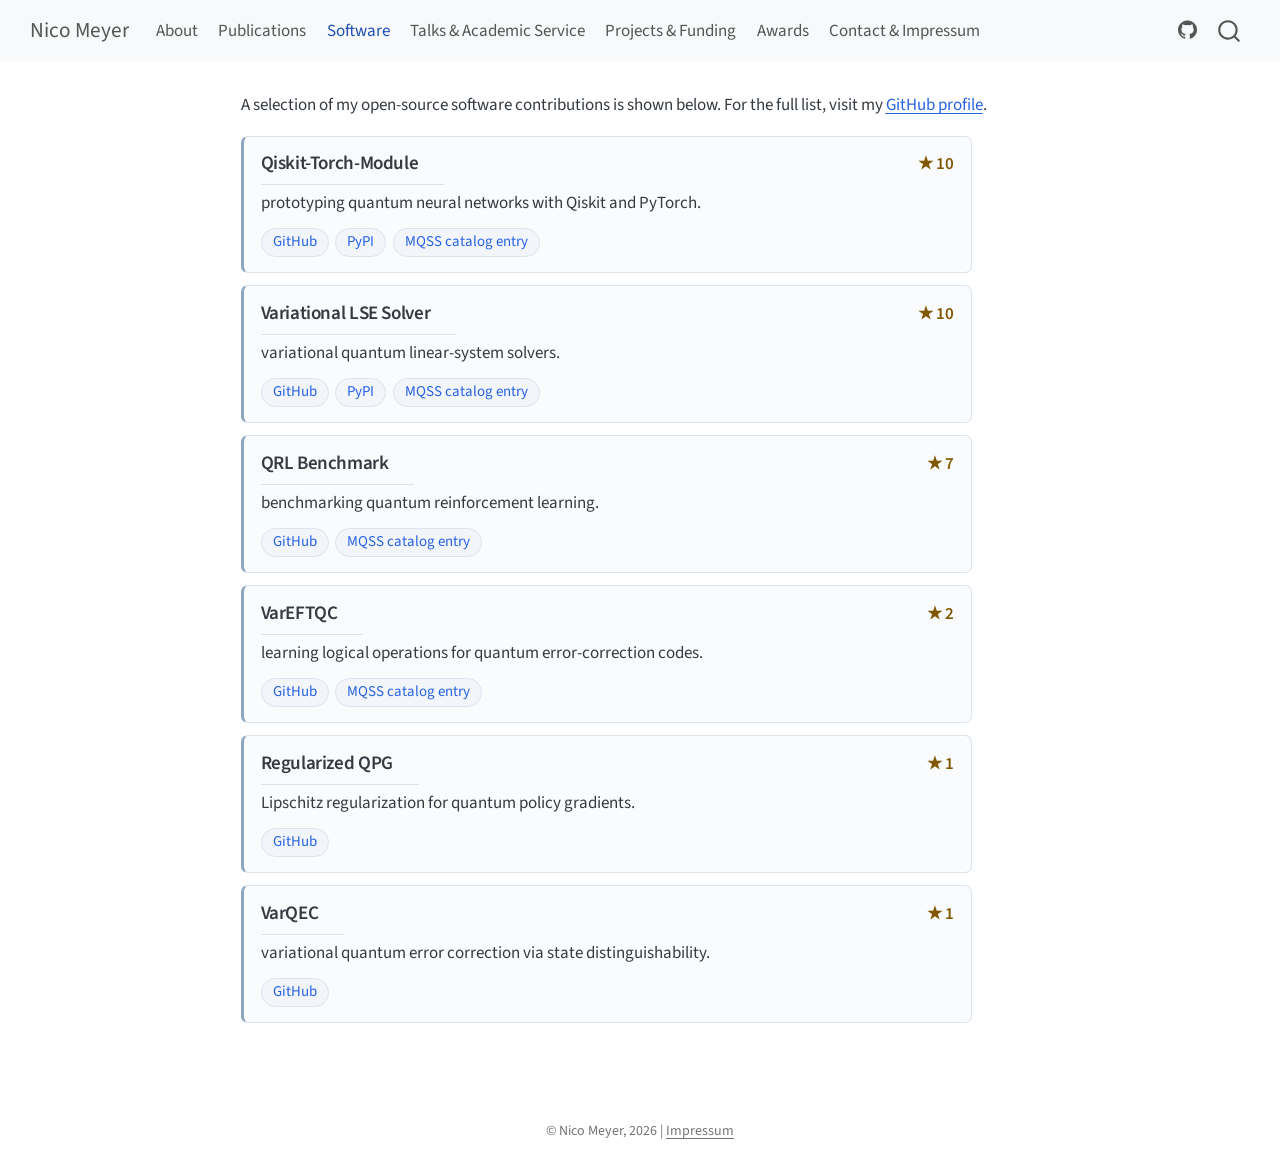
<file: software.html>
<!DOCTYPE html>
<html xmlns="http://www.w3.org/1999/xhtml" lang="en" xml:lang="en"><head>

<meta charset="utf-8">
<meta name="generator" content="quarto-1.10.19">

<meta name="viewport" content="width=device-width, initial-scale=1.0, user-scalable=yes">


<title>Software – Nico Meyer</title>
<style>
/* Default styles provided by pandoc.
** See https://pandoc.org/MANUAL.html#variables-for-html for config info.
*/
span.smallcaps{font-variant: small-caps;}
div.columns{display: flex; gap: 1.5em;}
div.column{flex: auto;}
@media screen {
div.columns{gap: min(4vw, 1.5em);}
div.column{overflow-x: auto;}
}
div.hanging-indent{margin-left: 1.5em; text-indent: -1.5em;}
ul.task-list{list-style: none;}
ul.task-list li input[type="checkbox"] {
  width: 0.8em;
  margin: 0 0.8em 0.2em -1em; /* quarto-specific, see https://github.com/quarto-dev/quarto-cli/issues/4556 */ 
  vertical-align: middle;
}
</style>


<script src="site_libs/quarto-nav/quarto-nav.js"></script>
<script src="site_libs/quarto-nav/headroom.min.js"></script>
<script src="site_libs/clipboard/clipboard.min.js"></script>
<script src="site_libs/quarto-search/autocomplete.umd.js"></script>
<script src="site_libs/quarto-search/fuse.min.js"></script>
<script src="site_libs/quarto-search/quarto-search.js"></script>
<meta name="quarto:offset" content="./">
<script src="site_libs/quarto-html/quarto.js" type="module"></script>
<script src="site_libs/quarto-html/tabsets/tabsets.js" type="module"></script>
<script src="site_libs/quarto-html/popper.min.js"></script>
<script src="site_libs/quarto-html/tippy.umd.min.js"></script>
<script src="site_libs/quarto-html/anchor.min.js"></script>
<link href="site_libs/quarto-html/tippy.css" rel="stylesheet">
<link href="site_libs/quarto-html/quarto-syntax-highlighting-bf27225e3a48a9273f3daa8f8e829971.css" rel="stylesheet" id="quarto-text-highlighting-styles">
<script src="site_libs/bootstrap/bootstrap.min.js"></script>
<link href="site_libs/bootstrap/bootstrap-icons.css" rel="stylesheet">
<link href="site_libs/bootstrap/bootstrap-172ba59bd5e0b52282274ba0c0cc16fc.min.css" rel="stylesheet" append-hash="true" id="quarto-bootstrap" data-mode="light">
<script id="quarto-search-options" type="application/json">{
  "location": "navbar",
  "copy-button": false,
  "collapse-after": 3,
  "panel-placement": "end",
  "type": "overlay",
  "limit": 50,
  "keyboard-shortcut": [
    "f",
    "/",
    "s"
  ],
  "show-item-context": false,
  "language": {
    "search-no-results-text": "No results",
    "search-matching-documents-text": "matching documents",
    "search-copy-link-title": "Copy link to search",
    "search-hide-matches-text": "Hide additional matches",
    "search-more-match-text": "more match in this document",
    "search-more-matches-text": "more matches in this document",
    "search-clear-button-title": "Clear",
    "search-text-placeholder": "",
    "search-detached-cancel-button-title": "Cancel",
    "search-submit-button-title": "Submit",
    "search-label": "Search"
  }
}</script>


<link rel="stylesheet" href="styles.css">
</head>

<body class="nav-fixed subpage fullcontent quarto-light">

<div id="quarto-search-results"></div>
  <header id="quarto-header" class="headroom fixed-top">
    <nav class="navbar navbar-expand-lg " data-bs-theme="dark">
      <div class="navbar-container container-fluid">
      <div class="navbar-brand-container mx-auto">
    <a class="navbar-brand" href="./index.html">
    <span class="navbar-title">Nico Meyer</span>
    </a>
  </div>
            <div id="quarto-search" class="" title="Search"></div>
          <button class="navbar-toggler" type="button" data-bs-toggle="collapse" data-bs-target="#navbarCollapse" aria-controls="navbarCollapse" role="menu" aria-expanded="false" aria-label="Toggle navigation" onclick="if (window.quartoToggleHeadroom) { window.quartoToggleHeadroom(); }">
  <span class="navbar-toggler-icon"></span>
</button>
          <div class="collapse navbar-collapse" id="navbarCollapse">
            <ul class="navbar-nav navbar-nav-scroll me-auto">
  <li class="nav-item">
    <a class="nav-link" href="./index.html"> 
<span class="menu-text">About</span></a>
  </li>  
  <li class="nav-item">
    <a class="nav-link" href="./publications.html"> 
<span class="menu-text">Publications</span></a>
  </li>  
  <li class="nav-item">
    <a class="nav-link active" href="./software.html" aria-current="page"> 
<span class="menu-text">Software</span></a>
  </li>  
  <li class="nav-item">
    <a class="nav-link" href="./talks.html"> 
<span class="menu-text">Talks &amp; Academic Service</span></a>
  </li>  
  <li class="nav-item">
    <a class="nav-link" href="./projects.html"> 
<span class="menu-text">Projects &amp; Funding</span></a>
  </li>  
  <li class="nav-item">
    <a class="nav-link" href="./awards.html"> 
<span class="menu-text">Awards</span></a>
  </li>  
  <li class="nav-item">
    <a class="nav-link" href="./contact.html"> 
<span class="menu-text">Contact &amp; Impressum</span></a>
  </li>  
</ul>
            <ul class="navbar-nav navbar-nav-scroll ms-auto">
  <li class="nav-item compact">
    <a class="nav-link" href="https://github.com/nicomeyer96"> <i class="bi bi-github" role="img" aria-label="GitHub profile">
</i> 
<span class="menu-text"></span></a>
  </li>  
</ul>
          </div> <!-- /navcollapse -->
            <div class="quarto-navbar-tools">
</div>
      </div> <!-- /container-fluid -->
    </nav>
</header>
<!-- content -->
<div id="quarto-content" class="quarto-container page-columns page-rows-contents page-layout-article page-navbar">
<!-- sidebar -->
<!-- margin-sidebar -->
    
<!-- main -->
<main class="content" id="quarto-document-content">

<header id="title-block-header" class="quarto-title-block default">
<div class="quarto-title">
<h1 class="title">Software</h1>
</div>



<div class="quarto-title-meta">

    
  
    
  </div>
  


</header>


<p>A selection of my open-source software contributions is shown below. For the full list, visit my <a href="https://github.com/nicomeyer96">GitHub profile</a>.</p>
<!-- software-list:start -->
<article class="software-card">
<div class="software-card-heading">
<h2 class="anchored">
Qiskit-Torch-Module
</h2>
<div class="software-stars" role="img" aria-label="10 GitHub stars" title="GitHub stars">
★ 10
</div>
</div>
<p class="software-description">
prototyping quantum neural networks with Qiskit and PyTorch.
</p>
<p class="software-links">
<a href="https://github.com/nicomeyer96/qiskit-torch-module">GitHub</a> <a href="https://pypi.org/project/qiskit-torch-module/">PyPI</a> <a href="https://github.com/munich-quantum-software-stack/Component-Catalog/blob/3f555a2e5e7f030080676403784f6242f35f594c/_components/qiskit-torch-module.md">MQSS catalog entry</a>
</p>
</article>
<article class="software-card">
<div class="software-card-heading">
<h2 class="anchored">
Variational LSE Solver
</h2>
<div class="software-stars" role="img" aria-label="10 GitHub stars" title="GitHub stars">
★ 10
</div>
</div>
<p class="software-description">
variational quantum linear-system solvers.
</p>
<p class="software-links">
<a href="https://github.com/nicomeyer96/variational-lse-solver">GitHub</a> <a href="https://pypi.org/project/variational-lse-solver/">PyPI</a> <a href="https://github.com/munich-quantum-software-stack/Component-Catalog/blob/3f555a2e5e7f030080676403784f6242f35f594c/_components/variational-lse-solver.md">MQSS catalog entry</a>
</p>
</article>
<article class="software-card">
<div class="software-card-heading">
<h2 class="anchored">
QRL Benchmark
</h2>
<div class="software-stars" role="img" aria-label="7 GitHub stars" title="GitHub stars">
★ 7
</div>
</div>
<p class="software-description">
benchmarking quantum reinforcement learning.
</p>
<p class="software-links">
<a href="https://github.com/nicomeyer96/qrl-benchmark">GitHub</a> <a href="https://github.com/munich-quantum-software-stack/Component-Catalog/blob/3f555a2e5e7f030080676403784f6242f35f594c/_components/qrl-benchmark.md">MQSS catalog entry</a>
</p>
</article>
<article class="software-card">
<div class="software-card-heading">
<h2 class="anchored">
VarEFTQC
</h2>
<div class="software-stars" role="img" aria-label="2 GitHub stars" title="GitHub stars">
★ 2
</div>
</div>
<p class="software-description">
learning logical operations for quantum error-correction codes.
</p>
<p class="software-links">
<a href="https://github.com/nicomeyer96/vareftqc">GitHub</a> <a href="https://github.com/munich-quantum-software-stack/Component-Catalog/blob/3f555a2e5e7f030080676403784f6242f35f594c/_components/vareftqc.md">MQSS catalog entry</a>
</p>
</article>
<article class="software-card">
<div class="software-card-heading">
<h2 class="anchored">
Regularized QPG
</h2>
<div class="software-stars" role="img" aria-label="1 GitHub star" title="GitHub stars">
★ 1
</div>
</div>
<p class="software-description">
Lipschitz regularization for quantum policy gradients.
</p>
<p class="software-links">
<a href="https://github.com/nicomeyer96/regularized-qpg">GitHub</a>
</p>
</article>
<article class="software-card">
<div class="software-card-heading">
<h2 class="anchored">
VarQEC
</h2>
<div class="software-stars" role="img" aria-label="1 GitHub star" title="GitHub stars">
★ 1
</div>
</div>
<p class="software-description">
variational quantum error correction via state distinguishability.
</p>
<p class="software-links">
<a href="https://github.com/nicomeyer96/varqec">GitHub</a>
</p>
</article>
<!-- software-list:end -->



</main> <!-- /main -->
<script>

  document.addEventListener("DOMContentLoaded", () => {

    document.getElementById("copyright-year").textContent = new Date().getFullYear();

  });

</script>

<script id="quarto-html-after-body" type="application/javascript">
  window.document.addEventListener("DOMContentLoaded", function (event) {
    const icon = "";
    const anchorJS = new window.AnchorJS();
    anchorJS.options = {
      placement: 'right',
      icon: icon
    };
    anchorJS.add('.anchored');
    const isCodeAnnotation = (el) => {
      for (const clz of el.classList) {
        if (clz.startsWith('code-annotation-')) {                     
          return true;
        }
      }
      return false;
    }
    const onCopySuccess = function(e) {
      // button target
      const button = e.trigger;
      // don't keep focus
      button.blur();
      // flash "checked"
      button.classList.add('code-copy-button-checked');
      var currentTitle = button.getAttribute("title");
      button.setAttribute("title", "Copied!");
      let tooltip;
      if (window.bootstrap) {
        button.setAttribute("data-bs-toggle", "tooltip");
        button.setAttribute("data-bs-placement", "left");
        button.setAttribute("data-bs-title", "Copied!");
        tooltip = new bootstrap.Tooltip(button, 
          { trigger: "manual", 
            customClass: "code-copy-button-tooltip",
            offset: [0, -8]});
        tooltip.show();    
      }
      setTimeout(function() {
        if (tooltip) {
          tooltip.hide();
          button.removeAttribute("data-bs-title");
          button.removeAttribute("data-bs-toggle");
          button.removeAttribute("data-bs-placement");
        }
        button.setAttribute("title", currentTitle);
        button.classList.remove('code-copy-button-checked');
      }, 1000);
      // clear code selection
      e.clearSelection();
    }
    const getTextToCopy = function(trigger) {
      const outerScaffold = trigger.parentElement.cloneNode(true);
      const codeEl = outerScaffold.querySelector('code');
      for (const childEl of codeEl.children) {
        if (isCodeAnnotation(childEl)) {
          childEl.remove();
        }
      }
      return codeEl.innerText;
    }
    const clipboard = new window.ClipboardJS('.code-copy-button:not([data-in-quarto-modal])', {
      text: getTextToCopy
    });
    clipboard.on('success', onCopySuccess);
    if (window.document.getElementById('quarto-embedded-source-code-modal')) {
      const clipboardModal = new window.ClipboardJS('.code-copy-button[data-in-quarto-modal]', {
        text: getTextToCopy,
        container: window.document.getElementById('quarto-embedded-source-code-modal')
      });
      clipboardModal.on('success', onCopySuccess);
    }
      var localhostRegex = new RegExp(/^(?:http|https):\/\/localhost\:?[0-9]*\//);
      var mailtoRegex = new RegExp(/^mailto:/);
        var filterRegex = new RegExp("https:\/\/nicomeyer96\.github\.io");
      var isInternal = (href) => {
          return filterRegex.test(href) || localhostRegex.test(href) || mailtoRegex.test(href);
      }
      // Inspect non-navigation links and adorn them if external
     var links = window.document.querySelectorAll('a[href]:not(.nav-link):not(.navbar-brand):not(.toc-action):not(.sidebar-link):not(.sidebar-item-toggle):not(.pagination-link):not(.no-external):not([aria-hidden]):not(.dropdown-item):not(.quarto-navigation-tool):not(.about-link)');
      for (var i=0; i<links.length; i++) {
        const link = links[i];
        if (!isInternal(link.href)) {
          // undo the damage that might have been done by quarto-nav.js in the case of
          // links that we want to consider external
          if (link.dataset.originalHref !== undefined) {
            link.href = link.dataset.originalHref;
          }
        }
      }
    function tippyHover(el, contentFn, onTriggerFn, onUntriggerFn) {
      const config = {
        allowHTML: true,
        maxWidth: 500,
        delay: 100,
        arrow: false,
        appendTo: function(el) {
            return el.parentElement;
        },
        interactive: true,
        interactiveBorder: 10,
        theme: 'quarto',
        placement: 'bottom-start',
      };
      if (contentFn) {
        config.content = contentFn;
      }
      if (onTriggerFn) {
        config.onTrigger = onTriggerFn;
      }
      if (onUntriggerFn) {
        config.onUntrigger = onUntriggerFn;
      }
      window.tippy(el, config); 
    }
    const noterefs = window.document.querySelectorAll('a[role="doc-noteref"]');
    for (var i=0; i<noterefs.length; i++) {
      const ref = noterefs[i];
      tippyHover(ref, function() {
        // use id or data attribute instead here
        let href = ref.getAttribute('data-footnote-href') || ref.getAttribute('href');
        try { href = new URL(href).hash; } catch {}
        const id = href.replace(/^#\/?/, "");
        const note = window.document.getElementById(id);
        if (note) {
          return note.innerHTML;
        } else {
          return "";
        }
      });
    }
    const xrefs = window.document.querySelectorAll('a.quarto-xref');
    const processXRef = (id, note) => {
      // Strip column container classes
      const stripColumnClz = (el) => {
        el.classList.remove("page-full", "page-columns");
        if (el.children) {
          for (const child of el.children) {
            stripColumnClz(child);
          }
        }
      }
      stripColumnClz(note)
      if (id === null || id.startsWith('sec-')) {
        // Special case sections, only their first couple elements
        const container = document.createElement("div");
        if (note.children && note.children.length > 2) {
          container.appendChild(note.children[0].cloneNode(true));
          for (let i = 1; i < note.children.length; i++) {
            const child = note.children[i];
            if (child.tagName === "P" && child.innerText === "") {
              continue;
            } else {
              container.appendChild(child.cloneNode(true));
              break;
            }
          }
          if (window.Quarto?.typesetMath) {
            window.Quarto.typesetMath(container);
          }
          return container.innerHTML
        } else {
          if (window.Quarto?.typesetMath) {
            window.Quarto.typesetMath(note);
          }
          return note.innerHTML;
        }
      } else {
        // Remove any anchor links if they are present
        const anchorLink = note.querySelector('a.anchorjs-link');
        if (anchorLink) {
          anchorLink.remove();
        }
        if (window.Quarto?.typesetMath) {
          window.Quarto.typesetMath(note);
        }
        if (note.classList.contains("callout")) {
          return note.outerHTML;
        } else {
          return note.innerHTML;
        }
      }
    }
    for (var i=0; i<xrefs.length; i++) {
      const xref = xrefs[i];
      tippyHover(xref, undefined, function(instance) {
        instance.disable();
        let url = xref.getAttribute('href');
        let hash = undefined; 
        if (url.startsWith('#')) {
          hash = url;
        } else {
          try { hash = new URL(url).hash; } catch {}
        }
        if (hash) {
          const id = hash.replace(/^#\/?/, "");
          const note = window.document.getElementById(id);
          if (note !== null) {
            try {
              const html = processXRef(id, note.cloneNode(true));
              instance.setContent(html);
            } finally {
              instance.enable();
              instance.show();
            }
          } else {
            // See if we can fetch this
            fetch(url.split('#')[0])
            .then(res => res.text())
            .then(html => {
              const parser = new DOMParser();
              const htmlDoc = parser.parseFromString(html, "text/html");
              const note = htmlDoc.getElementById(id);
              if (note !== null) {
                const html = processXRef(id, note);
                instance.setContent(html);
              } 
            }).finally(() => {
              instance.enable();
              instance.show();
            });
          }
        } else {
          // See if we can fetch a full url (with no hash to target)
          // This is a special case and we should probably do some content thinning / targeting
          fetch(url)
          .then(res => res.text())
          .then(html => {
            const parser = new DOMParser();
            const htmlDoc = parser.parseFromString(html, "text/html");
            const note = htmlDoc.querySelector('main.content');
            if (note !== null) {
              // This should only happen for chapter cross references
              // (since there is no id in the URL)
              // remove the first header
              if (note.children.length > 0 && note.children[0].tagName === "HEADER") {
                note.children[0].remove();
              }
              const html = processXRef(null, note);
              instance.setContent(html);
            } 
          }).finally(() => {
            instance.enable();
            instance.show();
          });
        }
      }, function(instance) {
      });
    }
        let selectedAnnoteEl;
        const selectorForAnnotation = ( cell, annotation) => {
          let cellAttr = 'data-code-cell="' + cell + '"';
          let lineAttr = 'data-code-annotation="' +  annotation + '"';
          const selector = 'span[' + cellAttr + '][' + lineAttr + ']';
          return selector;
        }
        const selectCodeLines = (annoteEl) => {
          const doc = window.document;
          const targetCell = annoteEl.getAttribute("data-target-cell");
          const targetAnnotation = annoteEl.getAttribute("data-target-annotation");
          const annoteSpan = window.document.querySelector(selectorForAnnotation(targetCell, targetAnnotation));
          const lines = annoteSpan.getAttribute("data-code-lines").split(",");
          const lineIds = lines.map((line) => {
            return targetCell + "-" + line;
          })
          let top = null;
          let height = null;
          let parent = null;
          if (lineIds.length > 0) {
              //compute the position of the single el (top and bottom and make a div)
              const el = window.document.getElementById(lineIds[0]);
              top = el.offsetTop;
              height = el.offsetHeight;
              parent = el.parentElement.parentElement;
            if (lineIds.length > 1) {
              const lastEl = window.document.getElementById(lineIds[lineIds.length - 1]);
              const bottom = lastEl.offsetTop + lastEl.offsetHeight;
              height = bottom - top;
            }
            if (top !== null && height !== null && parent !== null) {
              // cook up a div (if necessary) and position it 
              let div = window.document.getElementById("code-annotation-line-highlight");
              if (div === null) {
                div = window.document.createElement("div");
                div.setAttribute("id", "code-annotation-line-highlight");
                div.style.position = 'absolute';
                parent.appendChild(div);
              }
              div.style.top = top - 2 + "px";
              div.style.height = height + 4 + "px";
              div.style.left = 0;
              let gutterDiv = window.document.getElementById("code-annotation-line-highlight-gutter");
              if (gutterDiv === null) {
                gutterDiv = window.document.createElement("div");
                gutterDiv.setAttribute("id", "code-annotation-line-highlight-gutter");
                gutterDiv.style.position = 'absolute';
                const codeCell = window.document.getElementById(targetCell);
                const gutter = codeCell.querySelector('.code-annotation-gutter');
                gutter.appendChild(gutterDiv);
              }
              gutterDiv.style.top = top - 2 + "px";
              gutterDiv.style.height = height + 4 + "px";
            }
            selectedAnnoteEl = annoteEl;
          }
        };
        const unselectCodeLines = () => {
          const elementsIds = ["code-annotation-line-highlight", "code-annotation-line-highlight-gutter"];
          elementsIds.forEach((elId) => {
            const div = window.document.getElementById(elId);
            if (div) {
              div.remove();
            }
          });
          selectedAnnoteEl = undefined;
        };
          // Handle positioning of the toggle
      window.addEventListener(
        "resize",
        throttle(() => {
          elRect = undefined;
          if (selectedAnnoteEl) {
            selectCodeLines(selectedAnnoteEl);
          }
        }, 10)
      );
      function throttle(fn, ms) {
      let throttle = false;
      let timer;
        return (...args) => {
          if(!throttle) { // first call gets through
              fn.apply(this, args);
              throttle = true;
          } else { // all the others get throttled
              if(timer) clearTimeout(timer); // cancel #2
              timer = setTimeout(() => {
                fn.apply(this, args);
                timer = throttle = false;
              }, ms);
          }
        };
      }
        // Attach click handler to the DT
        const annoteDls = window.document.querySelectorAll('dt[data-target-cell]');
        for (const annoteDlNode of annoteDls) {
          annoteDlNode.addEventListener('click', (event) => {
            const clickedEl = event.target;
            if (clickedEl !== selectedAnnoteEl) {
              unselectCodeLines();
              const activeEl = window.document.querySelector('dt[data-target-cell].code-annotation-active');
              if (activeEl) {
                activeEl.classList.remove('code-annotation-active');
              }
              selectCodeLines(clickedEl);
              clickedEl.classList.add('code-annotation-active');
            } else {
              // Unselect the line
              unselectCodeLines();
              clickedEl.classList.remove('code-annotation-active');
            }
          });
        }
    const findCites = (el) => {
      const parentEl = el.parentElement;
      if (parentEl) {
        const cites = parentEl.dataset.cites;
        if (cites) {
          return {
            el,
            cites: cites.split(' ')
          };
        } else {
          return findCites(el.parentElement)
        }
      } else {
        return undefined;
      }
    };
    var bibliorefs = window.document.querySelectorAll('a[role="doc-biblioref"]');
    for (var i=0; i<bibliorefs.length; i++) {
      const ref = bibliorefs[i];
      const citeInfo = findCites(ref);
      if (citeInfo) {
        tippyHover(citeInfo.el, function() {
          var popup = window.document.createElement('div');
          citeInfo.cites.forEach(function(cite) {
            var citeDiv = window.document.createElement('div');
            citeDiv.classList.add('hanging-indent');
            citeDiv.classList.add('csl-entry');
            var biblioDiv = window.document.getElementById('ref-' + cite);
            if (biblioDiv) {
              citeDiv.innerHTML = biblioDiv.innerHTML;
            }
            popup.appendChild(citeDiv);
          });
          return popup.innerHTML;
        });
      }
    }
  });
  </script>
</div> <!-- /content -->
<footer class="footer">
  <div class="nav-footer">
    <div class="nav-footer-left">
      &nbsp;
    </div>   
    <div class="nav-footer-center">
<p>© Nico Meyer, <span id="copyright-year">2026</span> | <a href="./contact.html#impressum">Impressum</a></p>
</div>
    <div class="nav-footer-right">
      &nbsp;
    </div>
  </div>
</footer>




</body></html>
</file>
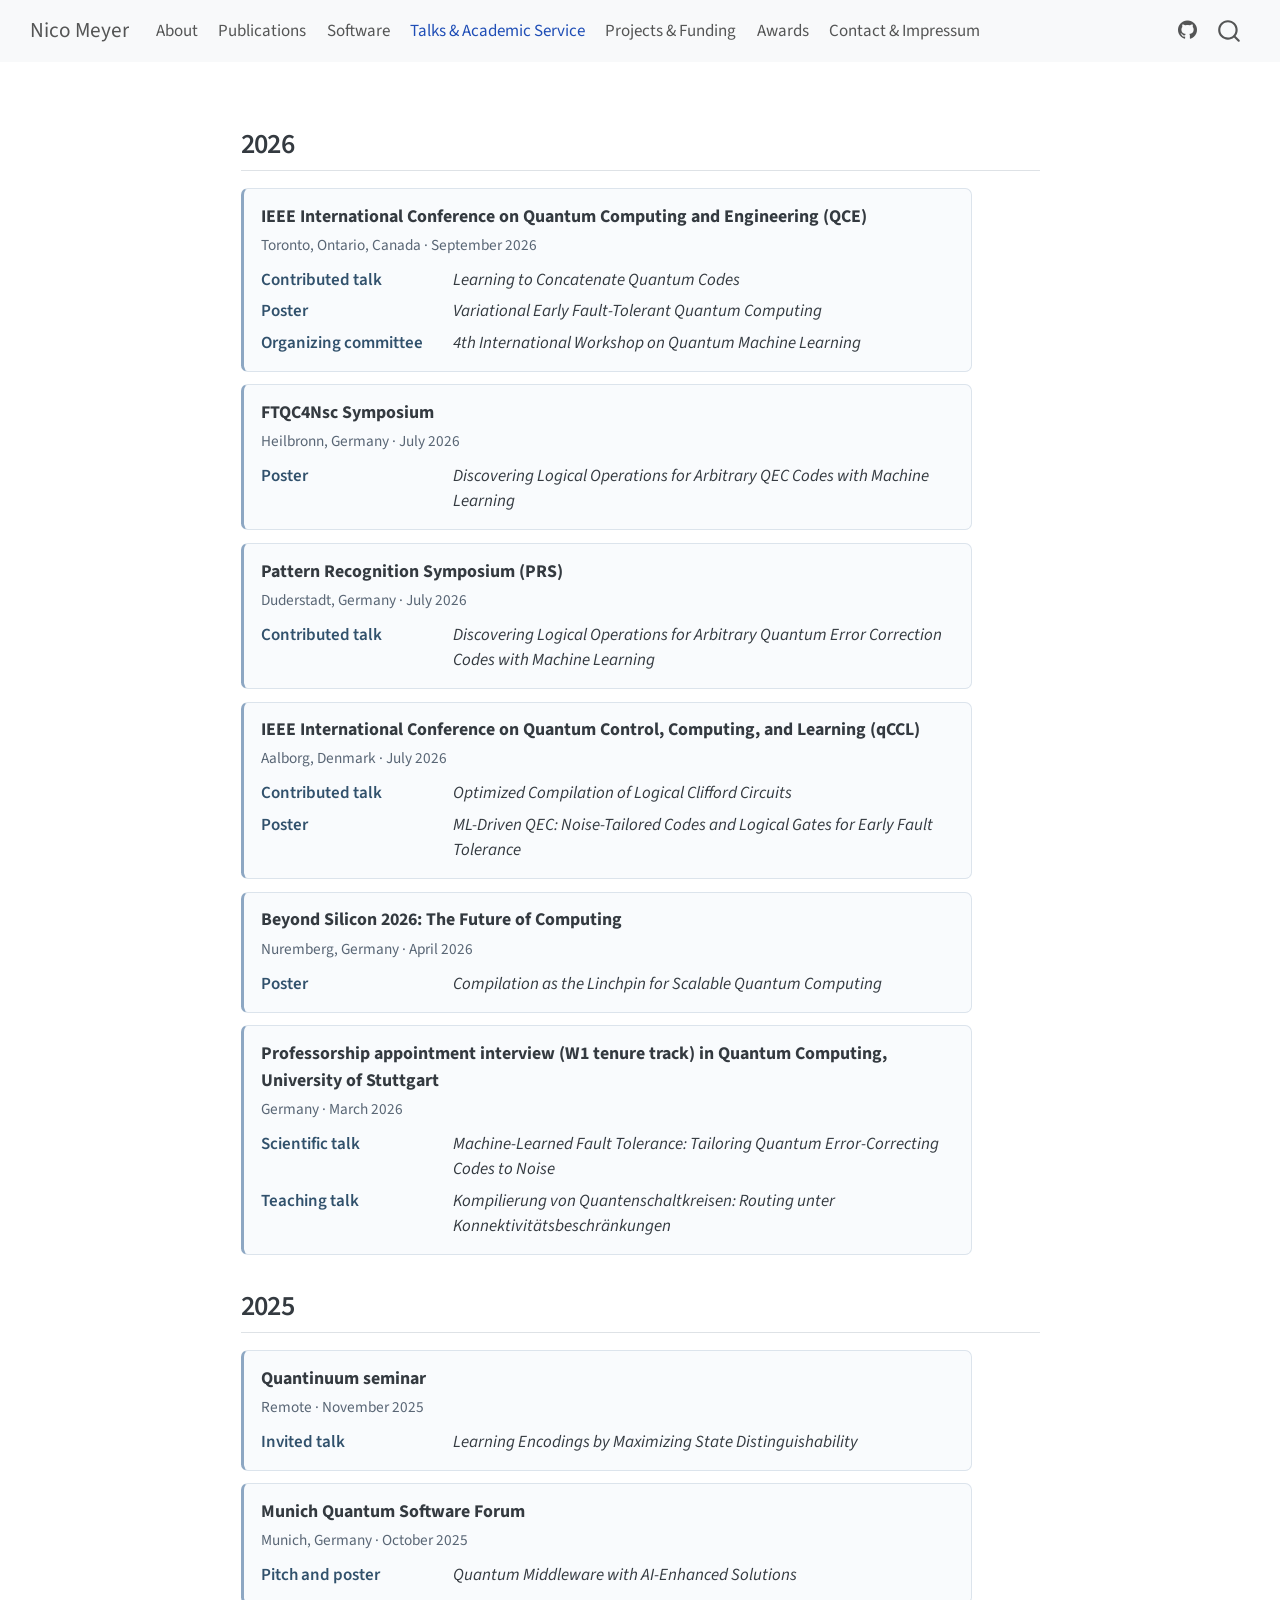
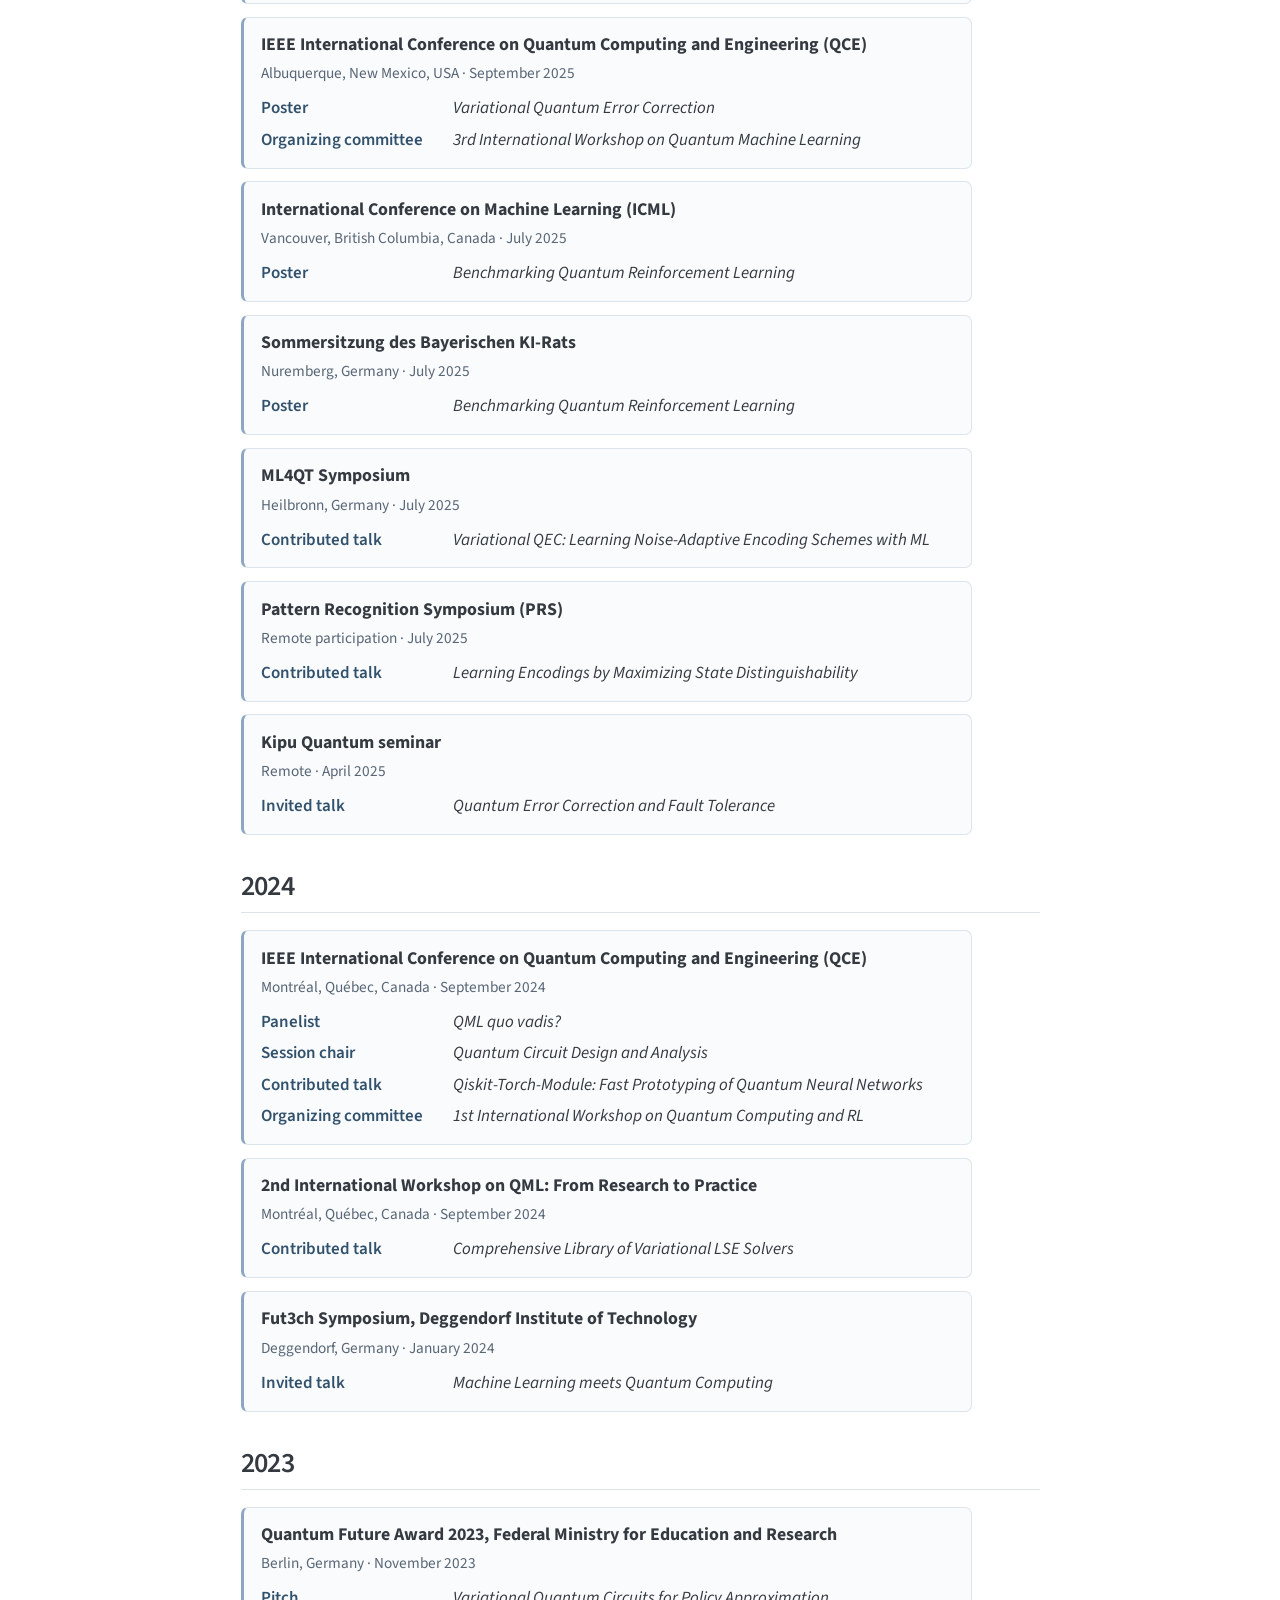
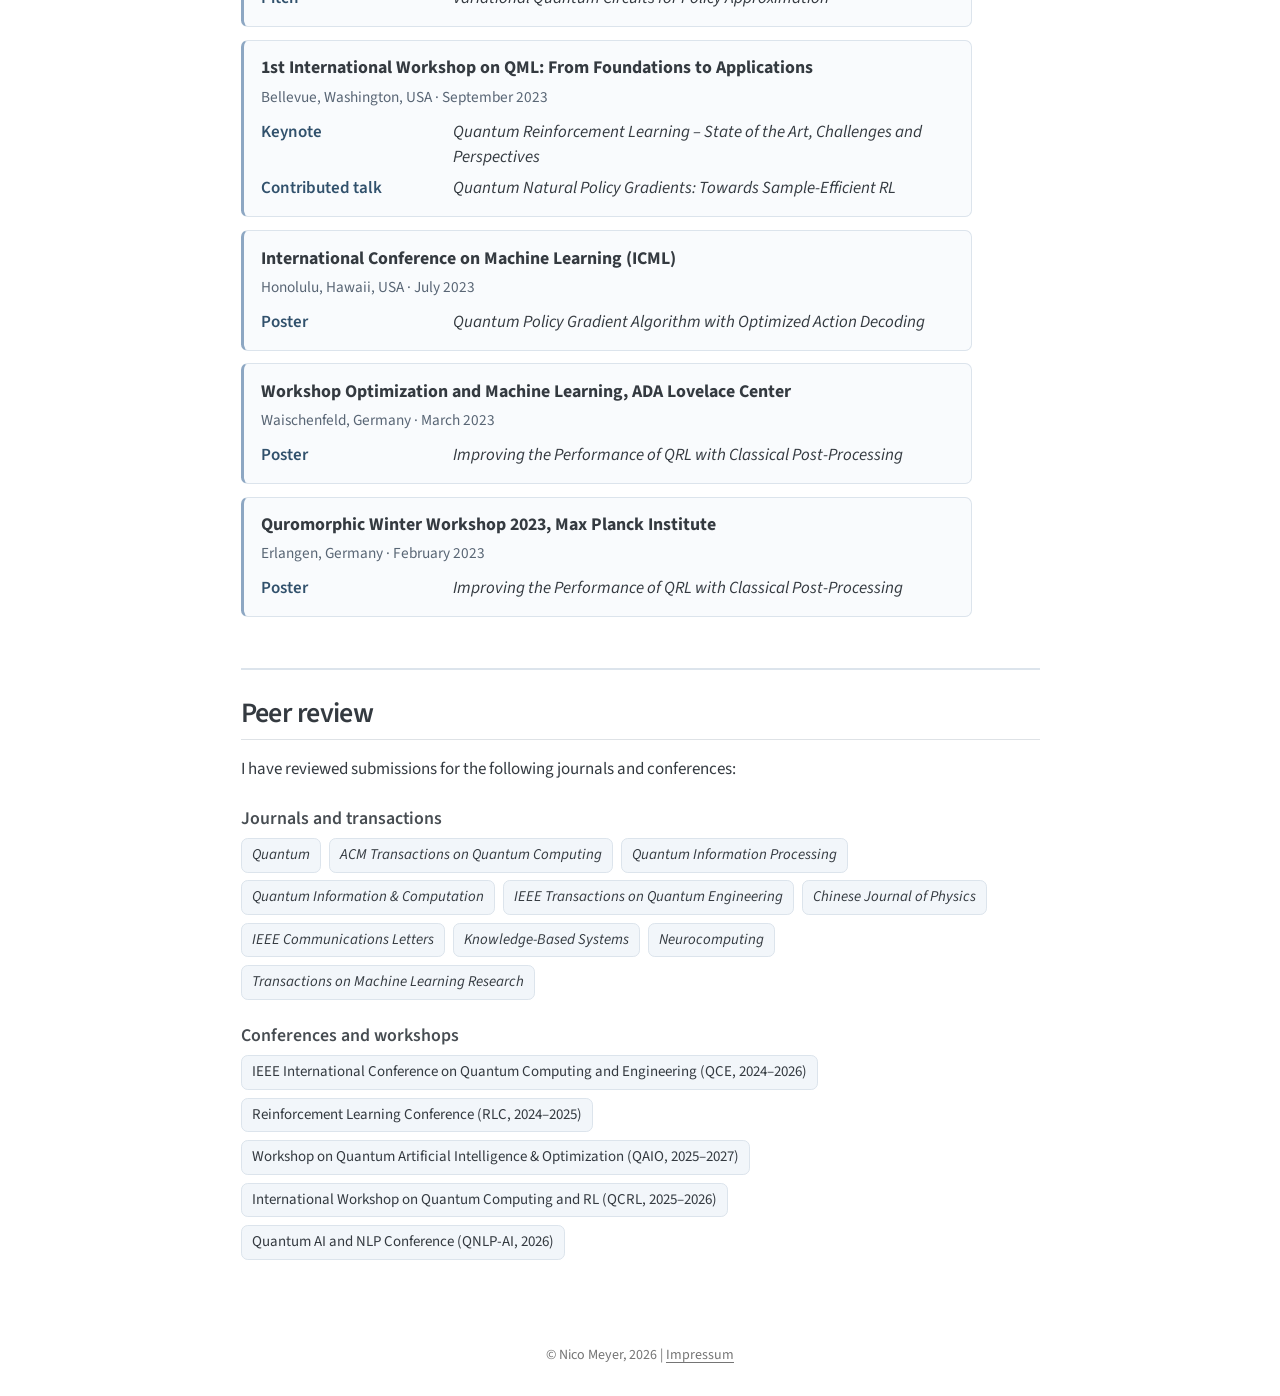
<file: talks.html>
<!DOCTYPE html>
<html xmlns="http://www.w3.org/1999/xhtml" lang="en" xml:lang="en"><head>

<meta charset="utf-8">
<meta name="generator" content="quarto-1.10.19">

<meta name="viewport" content="width=device-width, initial-scale=1.0, user-scalable=yes">


<title>Talks &amp; Academic Service – Nico Meyer</title>
<style>
/* Default styles provided by pandoc.
** See https://pandoc.org/MANUAL.html#variables-for-html for config info.
*/
span.smallcaps{font-variant: small-caps;}
div.columns{display: flex; gap: 1.5em;}
div.column{flex: auto;}
@media screen {
div.columns{gap: min(4vw, 1.5em);}
div.column{overflow-x: auto;}
}
div.hanging-indent{margin-left: 1.5em; text-indent: -1.5em;}
ul.task-list{list-style: none;}
ul.task-list li input[type="checkbox"] {
  width: 0.8em;
  margin: 0 0.8em 0.2em -1em; /* quarto-specific, see https://github.com/quarto-dev/quarto-cli/issues/4556 */ 
  vertical-align: middle;
}
</style>


<script src="site_libs/quarto-nav/quarto-nav.js"></script>
<script src="site_libs/quarto-nav/headroom.min.js"></script>
<script src="site_libs/clipboard/clipboard.min.js"></script>
<script src="site_libs/quarto-search/autocomplete.umd.js"></script>
<script src="site_libs/quarto-search/fuse.min.js"></script>
<script src="site_libs/quarto-search/quarto-search.js"></script>
<meta name="quarto:offset" content="./">
<script src="site_libs/quarto-html/quarto.js" type="module"></script>
<script src="site_libs/quarto-html/tabsets/tabsets.js" type="module"></script>
<script src="site_libs/quarto-html/popper.min.js"></script>
<script src="site_libs/quarto-html/tippy.umd.min.js"></script>
<script src="site_libs/quarto-html/anchor.min.js"></script>
<link href="site_libs/quarto-html/tippy.css" rel="stylesheet">
<link href="site_libs/quarto-html/quarto-syntax-highlighting-bf27225e3a48a9273f3daa8f8e829971.css" rel="stylesheet" id="quarto-text-highlighting-styles">
<script src="site_libs/bootstrap/bootstrap.min.js"></script>
<link href="site_libs/bootstrap/bootstrap-icons.css" rel="stylesheet">
<link href="site_libs/bootstrap/bootstrap-172ba59bd5e0b52282274ba0c0cc16fc.min.css" rel="stylesheet" append-hash="true" id="quarto-bootstrap" data-mode="light">
<script id="quarto-search-options" type="application/json">{
  "location": "navbar",
  "copy-button": false,
  "collapse-after": 3,
  "panel-placement": "end",
  "type": "overlay",
  "limit": 50,
  "keyboard-shortcut": [
    "f",
    "/",
    "s"
  ],
  "show-item-context": false,
  "language": {
    "search-no-results-text": "No results",
    "search-matching-documents-text": "matching documents",
    "search-copy-link-title": "Copy link to search",
    "search-hide-matches-text": "Hide additional matches",
    "search-more-match-text": "more match in this document",
    "search-more-matches-text": "more matches in this document",
    "search-clear-button-title": "Clear",
    "search-text-placeholder": "",
    "search-detached-cancel-button-title": "Cancel",
    "search-submit-button-title": "Submit",
    "search-label": "Search"
  }
}</script>


<link rel="stylesheet" href="styles.css">
</head>

<body class="nav-fixed subpage fullcontent quarto-light">

<div id="quarto-search-results"></div>
  <header id="quarto-header" class="headroom fixed-top">
    <nav class="navbar navbar-expand-lg " data-bs-theme="dark">
      <div class="navbar-container container-fluid">
      <div class="navbar-brand-container mx-auto">
    <a class="navbar-brand" href="./index.html">
    <span class="navbar-title">Nico Meyer</span>
    </a>
  </div>
            <div id="quarto-search" class="" title="Search"></div>
          <button class="navbar-toggler" type="button" data-bs-toggle="collapse" data-bs-target="#navbarCollapse" aria-controls="navbarCollapse" role="menu" aria-expanded="false" aria-label="Toggle navigation" onclick="if (window.quartoToggleHeadroom) { window.quartoToggleHeadroom(); }">
  <span class="navbar-toggler-icon"></span>
</button>
          <div class="collapse navbar-collapse" id="navbarCollapse">
            <ul class="navbar-nav navbar-nav-scroll me-auto">
  <li class="nav-item">
    <a class="nav-link" href="./index.html"> 
<span class="menu-text">About</span></a>
  </li>  
  <li class="nav-item">
    <a class="nav-link" href="./publications.html"> 
<span class="menu-text">Publications</span></a>
  </li>  
  <li class="nav-item">
    <a class="nav-link" href="./software.html"> 
<span class="menu-text">Software</span></a>
  </li>  
  <li class="nav-item">
    <a class="nav-link active" href="./talks.html" aria-current="page"> 
<span class="menu-text">Talks &amp; Academic Service</span></a>
  </li>  
  <li class="nav-item">
    <a class="nav-link" href="./projects.html"> 
<span class="menu-text">Projects &amp; Funding</span></a>
  </li>  
  <li class="nav-item">
    <a class="nav-link" href="./awards.html"> 
<span class="menu-text">Awards</span></a>
  </li>  
  <li class="nav-item">
    <a class="nav-link" href="./contact.html"> 
<span class="menu-text">Contact &amp; Impressum</span></a>
  </li>  
</ul>
            <ul class="navbar-nav navbar-nav-scroll ms-auto">
  <li class="nav-item compact">
    <a class="nav-link" href="https://github.com/nicomeyer96"> <i class="bi bi-github" role="img" aria-label="GitHub profile">
</i> 
<span class="menu-text"></span></a>
  </li>  
</ul>
          </div> <!-- /navcollapse -->
            <div class="quarto-navbar-tools">
</div>
      </div> <!-- /container-fluid -->
    </nav>
</header>
<!-- content -->
<div id="quarto-content" class="quarto-container page-columns page-rows-contents page-layout-article page-navbar">
<!-- sidebar -->
<!-- margin-sidebar -->
    
<!-- main -->
<main class="content" id="quarto-document-content">

<header id="title-block-header" class="quarto-title-block default">
<div class="quarto-title">
<h1 class="title">Talks &amp; Academic Service</h1>
</div>



<div class="quarto-title-meta">

    
  
    
  </div>
  


</header>


<div class="talk-list">
<section id="section" class="level2">
<h2 class="anchored" data-anchor-id="section">2026</h2>
<div class="contribution-card">
<p><strong>IEEE International Conference on Quantum Computing and Engineering (QCE)</strong></p>
<p class="contribution-meta">
Toronto, Ontario, Canada · September 2026
</p>
<dl class="contribution-roles">
<dt>
Contributed talk
</dt>
<dd>
Learning to Concatenate Quantum Codes
</dd>
<dt>
Poster
</dt>
<dd>
Variational Early Fault-Tolerant Quantum Computing
</dd>
<dt>
Organizing committee
</dt>
<dd>
4th International Workshop on Quantum Machine Learning
</dd>
</dl>
</div>
<div class="contribution-card">
<p><strong>FTQC4Nsc Symposium</strong></p>
<p class="contribution-meta">
Heilbronn, Germany · July 2026
</p>
<dl class="contribution-roles">
<dt>
Poster
</dt>
<dd>
Discovering Logical Operations for Arbitrary QEC Codes with Machine Learning
</dd>
</dl>
</div>
<div class="contribution-card">
<p><strong>Pattern Recognition Symposium (PRS)</strong></p>
<p class="contribution-meta">
Duderstadt, Germany · July 2026
</p>
<dl class="contribution-roles">
<dt>
Contributed talk
</dt>
<dd>
Discovering Logical Operations for Arbitrary Quantum Error Correction Codes with Machine Learning
</dd>
</dl>
</div>
<div class="contribution-card">
<p><strong>IEEE International Conference on Quantum Control, Computing, and Learning (qCCL)</strong></p>
<p class="contribution-meta">
Aalborg, Denmark · July 2026
</p>
<dl class="contribution-roles">
<dt>
Contributed talk
</dt>
<dd>
Optimized Compilation of Logical Clifford Circuits
</dd>
<dt>
Poster
</dt>
<dd>
ML-Driven QEC: Noise-Tailored Codes and Logical Gates for Early Fault Tolerance
</dd>
</dl>
</div>
<div class="contribution-card">
<p><strong>Beyond Silicon 2026: The Future of Computing</strong></p>
<p class="contribution-meta">
Nuremberg, Germany · April 2026
</p>
<dl class="contribution-roles">
<dt>
Poster
</dt>
<dd>
Compilation as the Linchpin for Scalable Quantum Computing
</dd>
</dl>
</div>
<div class="contribution-card">
<p><strong>Professorship appointment interview (W1 tenure track) in Quantum Computing, University of Stuttgart</strong></p>
<p class="contribution-meta">
Germany · March 2026
</p>
<dl class="contribution-roles">
<dt>
Scientific talk
</dt>
<dd>
Machine-Learned Fault Tolerance: Tailoring Quantum Error-Correcting Codes to Noise
</dd>
<dt>
Teaching talk
</dt>
<dd>
Kompilierung von Quantenschaltkreisen: Routing unter Konnektivitätsbeschränkungen
</dd>
</dl>
</div>
</section>
<section id="section-1" class="level2">
<h2 class="anchored" data-anchor-id="section-1">2025</h2>
<div class="contribution-card">
<p><strong>Quantinuum seminar</strong></p>
<p class="contribution-meta">
Remote · November 2025
</p>
<dl class="contribution-roles">
<dt>
Invited talk
</dt>
<dd>
Learning Encodings by Maximizing State Distinguishability
</dd>
</dl>
</div>
<div class="contribution-card">
<p><strong>Munich Quantum Software Forum</strong></p>
<p class="contribution-meta">
Munich, Germany · October 2025
</p>
<dl class="contribution-roles">
<dt>
Pitch and poster
</dt>
<dd>
Quantum Middleware with AI-Enhanced Solutions
</dd>
</dl>
</div>
<div class="contribution-card">
<p><strong>IEEE International Conference on Quantum Computing and Engineering (QCE)</strong></p>
<p class="contribution-meta">
Albuquerque, New Mexico, USA · September 2025
</p>
<dl class="contribution-roles">
<dt>
Poster
</dt>
<dd>
Variational Quantum Error Correction
</dd>
<dt>
Organizing committee
</dt>
<dd>
3rd International Workshop on Quantum Machine Learning
</dd>
</dl>
</div>
<div class="contribution-card">
<p><strong>International Conference on Machine Learning (ICML)</strong></p>
<p class="contribution-meta">
Vancouver, British Columbia, Canada · July 2025
</p>
<dl class="contribution-roles">
<dt>
Poster
</dt>
<dd>
Benchmarking Quantum Reinforcement Learning
</dd>
</dl>
</div>
<div class="contribution-card">
<p><strong>Sommersitzung des Bayerischen KI-Rats</strong></p>
<p class="contribution-meta">
Nuremberg, Germany · July 2025
</p>
<dl class="contribution-roles">
<dt>
Poster
</dt>
<dd>
Benchmarking Quantum Reinforcement Learning
</dd>
</dl>
</div>
<div class="contribution-card">
<p><strong>ML4QT Symposium</strong></p>
<p class="contribution-meta">
Heilbronn, Germany · July 2025
</p>
<dl class="contribution-roles">
<dt>
Contributed talk
</dt>
<dd>
Variational QEC: Learning Noise-Adaptive Encoding Schemes with ML
</dd>
</dl>
</div>
<div class="contribution-card">
<p><strong>Pattern Recognition Symposium (PRS)</strong></p>
<p class="contribution-meta">
Remote participation · July 2025
</p>
<dl class="contribution-roles">
<dt>
Contributed talk
</dt>
<dd>
Learning Encodings by Maximizing State Distinguishability
</dd>
</dl>
</div>
<div class="contribution-card">
<p><strong>Kipu Quantum seminar</strong></p>
<p class="contribution-meta">
Remote · April 2025
</p>
<dl class="contribution-roles">
<dt>
Invited talk
</dt>
<dd>
Quantum Error Correction and Fault Tolerance
</dd>
</dl>
</div>
</section>
<section id="section-2" class="level2">
<h2 class="anchored" data-anchor-id="section-2">2024</h2>
<div class="contribution-card">
<p><strong>IEEE International Conference on Quantum Computing and Engineering (QCE)</strong></p>
<p class="contribution-meta">
Montréal, Québec, Canada · September 2024
</p>
<dl class="contribution-roles">
<dt>
Panelist
</dt>
<dd>
QML quo vadis?
</dd>
<dt>
Session chair
</dt>
<dd>
Quantum Circuit Design and Analysis
</dd>
<dt>
Contributed talk
</dt>
<dd>
Qiskit-Torch-Module: Fast Prototyping of Quantum Neural Networks
</dd>
<dt>
Organizing committee
</dt>
<dd>
1st International Workshop on Quantum Computing and RL
</dd>
</dl>
</div>
<div class="contribution-card">
<p><strong>2nd International Workshop on QML: From Research to Practice</strong></p>
<p class="contribution-meta">
Montréal, Québec, Canada · September 2024
</p>
<dl class="contribution-roles">
<dt>
Contributed talk
</dt>
<dd>
Comprehensive Library of Variational LSE Solvers
</dd>
</dl>
</div>
<div class="contribution-card">
<p><strong>Fut3ch Symposium, Deggendorf Institute of Technology</strong></p>
<p class="contribution-meta">
Deggendorf, Germany · January 2024
</p>
<dl class="contribution-roles">
<dt>
Invited talk
</dt>
<dd>
Machine Learning meets Quantum Computing
</dd>
</dl>
</div>
</section>
<section id="section-3" class="level2">
<h2 class="anchored" data-anchor-id="section-3">2023</h2>
<div class="contribution-card">
<p><strong>Quantum Future Award 2023, Federal Ministry for Education and Research</strong></p>
<p class="contribution-meta">
Berlin, Germany · November 2023
</p>
<dl class="contribution-roles">
<dt>
Pitch
</dt>
<dd>
Variational Quantum Circuits for Policy Approximation
</dd>
</dl>
</div>
<div class="contribution-card">
<p><strong>1st International Workshop on QML: From Foundations to Applications</strong></p>
<p class="contribution-meta">
Bellevue, Washington, USA · September 2023
</p>
<dl class="contribution-roles">
<dt>
Keynote
</dt>
<dd>
Quantum Reinforcement Learning – State of the Art, Challenges and Perspectives
</dd>
<dt>
Contributed talk
</dt>
<dd>
Quantum Natural Policy Gradients: Towards Sample-Efficient RL
</dd>
</dl>
</div>
<div class="contribution-card">
<p><strong>International Conference on Machine Learning (ICML)</strong></p>
<p class="contribution-meta">
Honolulu, Hawaii, USA · July 2023
</p>
<dl class="contribution-roles">
<dt>
Poster
</dt>
<dd>
Quantum Policy Gradient Algorithm with Optimized Action Decoding
</dd>
</dl>
</div>
<div class="contribution-card">
<p><strong>Workshop Optimization and Machine Learning, ADA Lovelace Center</strong></p>
<p class="contribution-meta">
Waischenfeld, Germany · March 2023
</p>
<dl class="contribution-roles">
<dt>
Poster
</dt>
<dd>
Improving the Performance of QRL with Classical Post-Processing
</dd>
</dl>
</div>
<div class="contribution-card">
<p><strong>Quromorphic Winter Workshop 2023, Max Planck Institute</strong></p>
<p class="contribution-meta">
Erlangen, Germany · February 2023
</p>
<dl class="contribution-roles">
<dt>
Poster
</dt>
<dd>
Improving the Performance of QRL with Classical Post-Processing
</dd>
</dl>
</div>
</section>
</div>
<section id="peer-review" class="level2 peer-review-section">
<h2 class="anchored" data-anchor-id="peer-review">Peer review</h2>
<p>I have reviewed submissions for the following journals and conferences:</p>
<section id="journals-and-transactions" class="level3">
<h3 class="anchored" data-anchor-id="journals-and-transactions">Journals and transactions</h3>
<div class="review-venues">
<p><span class="review-venue"><em>Quantum</em></span> <span class="review-venue"><em>ACM Transactions on Quantum Computing</em></span> <span class="review-venue"><em>Quantum Information Processing</em></span> <span class="review-venue"><em>Quantum Information &amp; Computation</em></span> <span class="review-venue"><em>IEEE Transactions on Quantum Engineering</em></span> <span class="review-venue"><em>Chinese Journal of Physics</em></span> <span class="review-venue"><em>IEEE Communications Letters</em></span> <span class="review-venue"><em>Knowledge-Based Systems</em></span> <span class="review-venue"><em>Neurocomputing</em></span> <span class="review-venue"><em>Transactions on Machine Learning Research</em></span></p>
</div>
</section>
<section id="conferences-and-workshops" class="level3">
<h3 class="anchored" data-anchor-id="conferences-and-workshops">Conferences and workshops</h3>
<div class="review-venues">
<p><span class="review-venue">IEEE International Conference on Quantum Computing and Engineering (QCE, 2024–2026)</span> <span class="review-venue">Reinforcement Learning Conference (RLC, 2024–2025)</span> <span class="review-venue">Workshop on Quantum Artificial Intelligence &amp; Optimization (QAIO, 2025–2027)</span> <span class="review-venue">International Workshop on Quantum Computing and RL (QCRL, 2025–2026)</span> <span class="review-venue">Quantum AI and NLP Conference (QNLP-AI, 2026)</span></p>
</div>
</section>
</section>



</main> <!-- /main -->
<script>

  document.addEventListener("DOMContentLoaded", () => {

    document.getElementById("copyright-year").textContent = new Date().getFullYear();

  });

</script>

<script id="quarto-html-after-body" type="application/javascript">
  window.document.addEventListener("DOMContentLoaded", function (event) {
    const icon = "";
    const anchorJS = new window.AnchorJS();
    anchorJS.options = {
      placement: 'right',
      icon: icon
    };
    anchorJS.add('.anchored');
    const isCodeAnnotation = (el) => {
      for (const clz of el.classList) {
        if (clz.startsWith('code-annotation-')) {                     
          return true;
        }
      }
      return false;
    }
    const onCopySuccess = function(e) {
      // button target
      const button = e.trigger;
      // don't keep focus
      button.blur();
      // flash "checked"
      button.classList.add('code-copy-button-checked');
      var currentTitle = button.getAttribute("title");
      button.setAttribute("title", "Copied!");
      let tooltip;
      if (window.bootstrap) {
        button.setAttribute("data-bs-toggle", "tooltip");
        button.setAttribute("data-bs-placement", "left");
        button.setAttribute("data-bs-title", "Copied!");
        tooltip = new bootstrap.Tooltip(button, 
          { trigger: "manual", 
            customClass: "code-copy-button-tooltip",
            offset: [0, -8]});
        tooltip.show();    
      }
      setTimeout(function() {
        if (tooltip) {
          tooltip.hide();
          button.removeAttribute("data-bs-title");
          button.removeAttribute("data-bs-toggle");
          button.removeAttribute("data-bs-placement");
        }
        button.setAttribute("title", currentTitle);
        button.classList.remove('code-copy-button-checked');
      }, 1000);
      // clear code selection
      e.clearSelection();
    }
    const getTextToCopy = function(trigger) {
      const outerScaffold = trigger.parentElement.cloneNode(true);
      const codeEl = outerScaffold.querySelector('code');
      for (const childEl of codeEl.children) {
        if (isCodeAnnotation(childEl)) {
          childEl.remove();
        }
      }
      return codeEl.innerText;
    }
    const clipboard = new window.ClipboardJS('.code-copy-button:not([data-in-quarto-modal])', {
      text: getTextToCopy
    });
    clipboard.on('success', onCopySuccess);
    if (window.document.getElementById('quarto-embedded-source-code-modal')) {
      const clipboardModal = new window.ClipboardJS('.code-copy-button[data-in-quarto-modal]', {
        text: getTextToCopy,
        container: window.document.getElementById('quarto-embedded-source-code-modal')
      });
      clipboardModal.on('success', onCopySuccess);
    }
      var localhostRegex = new RegExp(/^(?:http|https):\/\/localhost\:?[0-9]*\//);
      var mailtoRegex = new RegExp(/^mailto:/);
        var filterRegex = new RegExp("https:\/\/nicomeyer96\.github\.io");
      var isInternal = (href) => {
          return filterRegex.test(href) || localhostRegex.test(href) || mailtoRegex.test(href);
      }
      // Inspect non-navigation links and adorn them if external
     var links = window.document.querySelectorAll('a[href]:not(.nav-link):not(.navbar-brand):not(.toc-action):not(.sidebar-link):not(.sidebar-item-toggle):not(.pagination-link):not(.no-external):not([aria-hidden]):not(.dropdown-item):not(.quarto-navigation-tool):not(.about-link)');
      for (var i=0; i<links.length; i++) {
        const link = links[i];
        if (!isInternal(link.href)) {
          // undo the damage that might have been done by quarto-nav.js in the case of
          // links that we want to consider external
          if (link.dataset.originalHref !== undefined) {
            link.href = link.dataset.originalHref;
          }
        }
      }
    function tippyHover(el, contentFn, onTriggerFn, onUntriggerFn) {
      const config = {
        allowHTML: true,
        maxWidth: 500,
        delay: 100,
        arrow: false,
        appendTo: function(el) {
            return el.parentElement;
        },
        interactive: true,
        interactiveBorder: 10,
        theme: 'quarto',
        placement: 'bottom-start',
      };
      if (contentFn) {
        config.content = contentFn;
      }
      if (onTriggerFn) {
        config.onTrigger = onTriggerFn;
      }
      if (onUntriggerFn) {
        config.onUntrigger = onUntriggerFn;
      }
      window.tippy(el, config); 
    }
    const noterefs = window.document.querySelectorAll('a[role="doc-noteref"]');
    for (var i=0; i<noterefs.length; i++) {
      const ref = noterefs[i];
      tippyHover(ref, function() {
        // use id or data attribute instead here
        let href = ref.getAttribute('data-footnote-href') || ref.getAttribute('href');
        try { href = new URL(href).hash; } catch {}
        const id = href.replace(/^#\/?/, "");
        const note = window.document.getElementById(id);
        if (note) {
          return note.innerHTML;
        } else {
          return "";
        }
      });
    }
    const xrefs = window.document.querySelectorAll('a.quarto-xref');
    const processXRef = (id, note) => {
      // Strip column container classes
      const stripColumnClz = (el) => {
        el.classList.remove("page-full", "page-columns");
        if (el.children) {
          for (const child of el.children) {
            stripColumnClz(child);
          }
        }
      }
      stripColumnClz(note)
      if (id === null || id.startsWith('sec-')) {
        // Special case sections, only their first couple elements
        const container = document.createElement("div");
        if (note.children && note.children.length > 2) {
          container.appendChild(note.children[0].cloneNode(true));
          for (let i = 1; i < note.children.length; i++) {
            const child = note.children[i];
            if (child.tagName === "P" && child.innerText === "") {
              continue;
            } else {
              container.appendChild(child.cloneNode(true));
              break;
            }
          }
          if (window.Quarto?.typesetMath) {
            window.Quarto.typesetMath(container);
          }
          return container.innerHTML
        } else {
          if (window.Quarto?.typesetMath) {
            window.Quarto.typesetMath(note);
          }
          return note.innerHTML;
        }
      } else {
        // Remove any anchor links if they are present
        const anchorLink = note.querySelector('a.anchorjs-link');
        if (anchorLink) {
          anchorLink.remove();
        }
        if (window.Quarto?.typesetMath) {
          window.Quarto.typesetMath(note);
        }
        if (note.classList.contains("callout")) {
          return note.outerHTML;
        } else {
          return note.innerHTML;
        }
      }
    }
    for (var i=0; i<xrefs.length; i++) {
      const xref = xrefs[i];
      tippyHover(xref, undefined, function(instance) {
        instance.disable();
        let url = xref.getAttribute('href');
        let hash = undefined; 
        if (url.startsWith('#')) {
          hash = url;
        } else {
          try { hash = new URL(url).hash; } catch {}
        }
        if (hash) {
          const id = hash.replace(/^#\/?/, "");
          const note = window.document.getElementById(id);
          if (note !== null) {
            try {
              const html = processXRef(id, note.cloneNode(true));
              instance.setContent(html);
            } finally {
              instance.enable();
              instance.show();
            }
          } else {
            // See if we can fetch this
            fetch(url.split('#')[0])
            .then(res => res.text())
            .then(html => {
              const parser = new DOMParser();
              const htmlDoc = parser.parseFromString(html, "text/html");
              const note = htmlDoc.getElementById(id);
              if (note !== null) {
                const html = processXRef(id, note);
                instance.setContent(html);
              } 
            }).finally(() => {
              instance.enable();
              instance.show();
            });
          }
        } else {
          // See if we can fetch a full url (with no hash to target)
          // This is a special case and we should probably do some content thinning / targeting
          fetch(url)
          .then(res => res.text())
          .then(html => {
            const parser = new DOMParser();
            const htmlDoc = parser.parseFromString(html, "text/html");
            const note = htmlDoc.querySelector('main.content');
            if (note !== null) {
              // This should only happen for chapter cross references
              // (since there is no id in the URL)
              // remove the first header
              if (note.children.length > 0 && note.children[0].tagName === "HEADER") {
                note.children[0].remove();
              }
              const html = processXRef(null, note);
              instance.setContent(html);
            } 
          }).finally(() => {
            instance.enable();
            instance.show();
          });
        }
      }, function(instance) {
      });
    }
        let selectedAnnoteEl;
        const selectorForAnnotation = ( cell, annotation) => {
          let cellAttr = 'data-code-cell="' + cell + '"';
          let lineAttr = 'data-code-annotation="' +  annotation + '"';
          const selector = 'span[' + cellAttr + '][' + lineAttr + ']';
          return selector;
        }
        const selectCodeLines = (annoteEl) => {
          const doc = window.document;
          const targetCell = annoteEl.getAttribute("data-target-cell");
          const targetAnnotation = annoteEl.getAttribute("data-target-annotation");
          const annoteSpan = window.document.querySelector(selectorForAnnotation(targetCell, targetAnnotation));
          const lines = annoteSpan.getAttribute("data-code-lines").split(",");
          const lineIds = lines.map((line) => {
            return targetCell + "-" + line;
          })
          let top = null;
          let height = null;
          let parent = null;
          if (lineIds.length > 0) {
              //compute the position of the single el (top and bottom and make a div)
              const el = window.document.getElementById(lineIds[0]);
              top = el.offsetTop;
              height = el.offsetHeight;
              parent = el.parentElement.parentElement;
            if (lineIds.length > 1) {
              const lastEl = window.document.getElementById(lineIds[lineIds.length - 1]);
              const bottom = lastEl.offsetTop + lastEl.offsetHeight;
              height = bottom - top;
            }
            if (top !== null && height !== null && parent !== null) {
              // cook up a div (if necessary) and position it 
              let div = window.document.getElementById("code-annotation-line-highlight");
              if (div === null) {
                div = window.document.createElement("div");
                div.setAttribute("id", "code-annotation-line-highlight");
                div.style.position = 'absolute';
                parent.appendChild(div);
              }
              div.style.top = top - 2 + "px";
              div.style.height = height + 4 + "px";
              div.style.left = 0;
              let gutterDiv = window.document.getElementById("code-annotation-line-highlight-gutter");
              if (gutterDiv === null) {
                gutterDiv = window.document.createElement("div");
                gutterDiv.setAttribute("id", "code-annotation-line-highlight-gutter");
                gutterDiv.style.position = 'absolute';
                const codeCell = window.document.getElementById(targetCell);
                const gutter = codeCell.querySelector('.code-annotation-gutter');
                gutter.appendChild(gutterDiv);
              }
              gutterDiv.style.top = top - 2 + "px";
              gutterDiv.style.height = height + 4 + "px";
            }
            selectedAnnoteEl = annoteEl;
          }
        };
        const unselectCodeLines = () => {
          const elementsIds = ["code-annotation-line-highlight", "code-annotation-line-highlight-gutter"];
          elementsIds.forEach((elId) => {
            const div = window.document.getElementById(elId);
            if (div) {
              div.remove();
            }
          });
          selectedAnnoteEl = undefined;
        };
          // Handle positioning of the toggle
      window.addEventListener(
        "resize",
        throttle(() => {
          elRect = undefined;
          if (selectedAnnoteEl) {
            selectCodeLines(selectedAnnoteEl);
          }
        }, 10)
      );
      function throttle(fn, ms) {
      let throttle = false;
      let timer;
        return (...args) => {
          if(!throttle) { // first call gets through
              fn.apply(this, args);
              throttle = true;
          } else { // all the others get throttled
              if(timer) clearTimeout(timer); // cancel #2
              timer = setTimeout(() => {
                fn.apply(this, args);
                timer = throttle = false;
              }, ms);
          }
        };
      }
        // Attach click handler to the DT
        const annoteDls = window.document.querySelectorAll('dt[data-target-cell]');
        for (const annoteDlNode of annoteDls) {
          annoteDlNode.addEventListener('click', (event) => {
            const clickedEl = event.target;
            if (clickedEl !== selectedAnnoteEl) {
              unselectCodeLines();
              const activeEl = window.document.querySelector('dt[data-target-cell].code-annotation-active');
              if (activeEl) {
                activeEl.classList.remove('code-annotation-active');
              }
              selectCodeLines(clickedEl);
              clickedEl.classList.add('code-annotation-active');
            } else {
              // Unselect the line
              unselectCodeLines();
              clickedEl.classList.remove('code-annotation-active');
            }
          });
        }
    const findCites = (el) => {
      const parentEl = el.parentElement;
      if (parentEl) {
        const cites = parentEl.dataset.cites;
        if (cites) {
          return {
            el,
            cites: cites.split(' ')
          };
        } else {
          return findCites(el.parentElement)
        }
      } else {
        return undefined;
      }
    };
    var bibliorefs = window.document.querySelectorAll('a[role="doc-biblioref"]');
    for (var i=0; i<bibliorefs.length; i++) {
      const ref = bibliorefs[i];
      const citeInfo = findCites(ref);
      if (citeInfo) {
        tippyHover(citeInfo.el, function() {
          var popup = window.document.createElement('div');
          citeInfo.cites.forEach(function(cite) {
            var citeDiv = window.document.createElement('div');
            citeDiv.classList.add('hanging-indent');
            citeDiv.classList.add('csl-entry');
            var biblioDiv = window.document.getElementById('ref-' + cite);
            if (biblioDiv) {
              citeDiv.innerHTML = biblioDiv.innerHTML;
            }
            popup.appendChild(citeDiv);
          });
          return popup.innerHTML;
        });
      }
    }
  });
  </script>
</div> <!-- /content -->
<footer class="footer">
  <div class="nav-footer">
    <div class="nav-footer-left">
      &nbsp;
    </div>   
    <div class="nav-footer-center">
<p>© Nico Meyer, <span id="copyright-year">2026</span> | <a href="./contact.html#impressum">Impressum</a></p>
</div>
    <div class="nav-footer-right">
      &nbsp;
    </div>
  </div>
</footer>




</body></html>
</file>
<file: site_libs/quarto-html/tippy.css>
.tippy-box[data-animation=fade][data-state=hidden]{opacity:0}[data-tippy-root]{max-width:calc(100vw - 10px)}.tippy-box{position:relative;background-color:#333;color:#fff;border-radius:4px;font-size:14px;line-height:1.4;white-space:normal;outline:0;transition-property:transform,visibility,opacity}.tippy-box[data-placement^=top]>.tippy-arrow{bottom:0}.tippy-box[data-placement^=top]>.tippy-arrow:before{bottom:-7px;left:0;border-width:8px 8px 0;border-top-color:initial;transform-origin:center top}.tippy-box[data-placement^=bottom]>.tippy-arrow{top:0}.tippy-box[data-placement^=bottom]>.tippy-arrow:before{top:-7px;left:0;border-width:0 8px 8px;border-bottom-color:initial;transform-origin:center bottom}.tippy-box[data-placement^=left]>.tippy-arrow{right:0}.tippy-box[data-placement^=left]>.tippy-arrow:before{border-width:8px 0 8px 8px;border-left-color:initial;right:-7px;transform-origin:center left}.tippy-box[data-placement^=right]>.tippy-arrow{left:0}.tippy-box[data-placement^=right]>.tippy-arrow:before{left:-7px;border-width:8px 8px 8px 0;border-right-color:initial;transform-origin:center right}.tippy-box[data-inertia][data-state=visible]{transition-timing-function:cubic-bezier(.54,1.5,.38,1.11)}.tippy-arrow{width:16px;height:16px;color:#333}.tippy-arrow:before{content:"";position:absolute;border-color:transparent;border-style:solid}.tippy-content{position:relative;padding:5px 9px;z-index:1}
</file>
<file: site_libs/quarto-html/quarto-syntax-highlighting-bf27225e3a48a9273f3daa8f8e829971.css>
/* quarto syntax highlight colors */
:root {
  --quarto-hl-ot-color: #003B4F;
  --quarto-hl-at-color: #657422;
  --quarto-hl-ss-color: #20794D;
  --quarto-hl-an-color: #5E5E5E;
  --quarto-hl-fu-color: #4758AB;
  --quarto-hl-st-color: #20794D;
  --quarto-hl-cf-color: #003B4F;
  --quarto-hl-op-color: #5E5E5E;
  --quarto-hl-er-color: #AD0000;
  --quarto-hl-bn-color: #AD0000;
  --quarto-hl-al-color: #AD0000;
  --quarto-hl-va-color: #111111;
  --quarto-hl-bu-color: inherit;
  --quarto-hl-ex-color: inherit;
  --quarto-hl-pp-color: #AD0000;
  --quarto-hl-in-color: #5E5E5E;
  --quarto-hl-vs-color: #20794D;
  --quarto-hl-wa-color: #5E5E5E;
  --quarto-hl-do-color: #5E5E5E;
  --quarto-hl-im-color: #00769E;
  --quarto-hl-ch-color: #20794D;
  --quarto-hl-dt-color: #AD0000;
  --quarto-hl-fl-color: #AD0000;
  --quarto-hl-co-color: #5E5E5E;
  --quarto-hl-cv-color: #5E5E5E;
  --quarto-hl-cn-color: #8f5902;
  --quarto-hl-sc-color: #5E5E5E;
  --quarto-hl-dv-color: #AD0000;
  --quarto-hl-kw-color: #003B4F;
}

/* other quarto variables */
:root {
  --quarto-font-monospace: SFMono-Regular, Menlo, Monaco, Consolas, "Liberation Mono", "Courier New", monospace;
}

/* syntax highlight based on Pandoc's rules */
pre > code.sourceCode > span {
  color: #003B4F;
}

code.sourceCode > span {
  color: #003B4F;
}

div.sourceCode,
div.sourceCode pre.sourceCode {
  color: #003B4F;
}

/* Normal */
code span {
  color: #003B4F;
}

/* Alert */
code span.al {
  color: #AD0000;
  font-style: inherit;
}

/* Annotation */
code span.an {
  color: #5E5E5E;
  font-style: inherit;
}

/* Attribute */
code span.at {
  color: #657422;
  font-style: inherit;
}

/* BaseN */
code span.bn {
  color: #AD0000;
  font-style: inherit;
}

/* BuiltIn */
code span.bu {
  font-style: inherit;
}

/* ControlFlow */
code span.cf {
  color: #003B4F;
  font-weight: bold;
  font-style: inherit;
}

/* Char */
code span.ch {
  color: #20794D;
  font-style: inherit;
}

/* Constant */
code span.cn {
  color: #8f5902;
  font-style: inherit;
}

/* Comment */
code span.co {
  color: #5E5E5E;
  font-style: inherit;
}

/* CommentVar */
code span.cv {
  color: #5E5E5E;
  font-style: italic;
}

/* Documentation */
code span.do {
  color: #5E5E5E;
  font-style: italic;
}

/* DataType */
code span.dt {
  color: #AD0000;
  font-style: inherit;
}

/* DecVal */
code span.dv {
  color: #AD0000;
  font-style: inherit;
}

/* Error */
code span.er {
  color: #AD0000;
  font-style: inherit;
}

/* Extension */
code span.ex {
  font-style: inherit;
}

/* Float */
code span.fl {
  color: #AD0000;
  font-style: inherit;
}

/* Function */
code span.fu {
  color: #4758AB;
  font-style: inherit;
}

/* Import */
code span.im {
  color: #00769E;
  font-style: inherit;
}

/* Information */
code span.in {
  color: #5E5E5E;
  font-style: inherit;
}

/* Keyword */
code span.kw {
  color: #003B4F;
  font-weight: bold;
  font-style: inherit;
}

/* Operator */
code span.op {
  color: #5E5E5E;
  font-style: inherit;
}

/* Other */
code span.ot {
  color: #003B4F;
  font-style: inherit;
}

/* Preprocessor */
code span.pp {
  color: #AD0000;
  font-style: inherit;
}

/* SpecialChar */
code span.sc {
  color: #5E5E5E;
  font-style: inherit;
}

/* SpecialString */
code span.ss {
  color: #20794D;
  font-style: inherit;
}

/* String */
code span.st {
  color: #20794D;
  font-style: inherit;
}

/* Variable */
code span.va {
  color: #111111;
  font-style: inherit;
}

/* VerbatimString */
code span.vs {
  color: #20794D;
  font-style: inherit;
}

/* Warning */
code span.wa {
  color: #5E5E5E;
  font-style: italic;
}

.prevent-inlining {
  content: "</";
}

/*# sourceMappingURL=8be38f48d34c45af72792cbd699585e7.css.map */
</file>
<file: styles.css>
:root {
  --bs-primary: #173a65;
  --bs-link-color: #174a80;
  --bs-link-hover-color: #102f52;
}

main.content {
  max-width: 52rem;
}

h1, h2 {
  letter-spacing: -0.02em;
}

.subpage #title-block-header {
  position: absolute;
  width: 1px;
  height: 1px;
  padding: 0;
  margin: -1px;
  overflow: hidden;
  clip: rect(0, 0, 0, 0);
  white-space: nowrap;
  border: 0;
}

main.content li {
  margin-bottom: 0.6rem;
}

.profile-photo {
  float: right;
  width: 12rem;
  height: 12rem;
  object-fit: cover;
  border-radius: 50%;
  margin: 0 0 1rem 1.5rem;
}

.explore-grid {
  display: grid;
  grid-template-columns: repeat(2, minmax(0, 1fr));
  gap: 0.75rem;
  margin: 0.75rem 0 2rem;
}

.explore-card {
  margin: 0;
}

.explore-card h3 {
  font-size: 1.05rem;
  margin: 0 0 0.4rem;
}

.explore-card p {
  color: #596675;
  font-size: 0.9rem;
  margin: 0;
}

@media (max-width: 600px) {
  .profile-photo {
    float: none;
    display: block;
    margin: 0 auto 1.25rem;
  }

  .explore-grid {
    grid-template-columns: 1fr;
  }
}

.contribution-card > p:first-child {
  font-size: 1.05rem;
  margin: 0;
}

.contribution-meta {
  color: #596675;
  font-size: 0.9rem;
  margin: 0.2rem 0 0.65rem;
}

.contribution-roles {
  display: grid;
  grid-template-columns: 10.5rem minmax(0, 1fr);
  column-gap: 0.85rem;
  row-gap: 0.35rem;
  margin: 0;
}

.contribution-roles dt {
  color: #31516c;
  font-weight: 600;
}

.contribution-roles dd {
  font-style: italic;
  margin: 0;
}

.peer-review-section {
  border-top: 2px solid #dce4ec;
  margin-top: 3rem;
  padding-top: 1.5rem;
}

.peer-review-section h2 {
  margin-top: 0;
}

.peer-review-section h3 {
  font-size: 1.05rem;
  margin-top: 1.5rem;
}

.review-venues > p {
  display: flex;
  flex-wrap: wrap;
  gap: 0.45rem;
  margin: 0;
}

.review-venue {
  background: #f2f6fa;
  border: 1px solid #dce4ec;
  border-radius: 0.4rem;
  font-size: 0.88rem;
  line-height: 1.4;
  padding: 0.35rem 0.6rem;
}

.software-card-heading {
  display: flex;
  align-items: baseline;
  justify-content: space-between;
  gap: 1rem;
}

.software-card h2 {
  font-size: 1.12rem;
  margin: 0;
}

.software-description {
  margin: 0.35rem 0 0.65rem;
}

.software-links {
  display: flex;
  flex-wrap: wrap;
  gap: 0.4rem;
  margin: 0;
}

.software-links a {
  background: #f2f6fa;
  border: 1px solid #dce4ec;
  border-radius: 999px;
  font-size: 0.88rem;
  padding: 0.15rem 0.65rem;
  text-decoration: none;
}

.software-links a:hover {
  text-decoration: underline;
}

.software-stars {
  color: #815800;
  flex-shrink: 0;
  font-weight: 600;
  white-space: nowrap;
}

.award-card,
.project-card,
.explore-card,
.publication-card,
.software-card,
.contribution-card {
  margin: 0.75rem 0;
  padding: 0.85rem 1rem;
  border: 1px solid #dce4ec;
  border-left: 3px solid #8da7c3;
  border-radius: 0.4rem;
  background: #f9fbfd;
}

.award-card,
.project-card,
.software-card,
.contribution-card {
  max-width: 43rem;
}

.award-card > p {
  margin: 0.3rem 0 0;
}

.award-card > p:first-child {
  font-size: 1.05rem;
  margin-top: 0;
}

.award-card > p:nth-child(2) {
  color: #596675;
  font-size: 0.9rem;
}

.award-card .award-note {
  border-top: 1px solid #dce4ec;
  color: #596675;
  font-size: 0.88rem;
  margin-top: 0.65rem;
  padding-top: 0.55rem;
}

.project-card h3 {
  font-size: 1.12rem;
  margin: 0 0 0.45rem;
}

.project-card > p {
  margin: 0 0 0.75rem;
}

.project-facts {
  font-size: 0.9rem;
  margin: 0;
  width: 100%;
}

.project-facts th,
.project-facts td {
  border: 0;
  border-top: 1px solid #e8edf2;
  padding: 0.4rem 0.75rem 0.4rem 0;
  vertical-align: top;
}

.project-facts th {
  color: #31516c;
  font-weight: 600;
  width: 6.5rem;
}

.funding-highlight {
  align-items: center;
  background: #f2f6fa;
  border: 1px solid #dce4ec;
  border-left: 4px solid #8da7c3;
  border-radius: 0.4rem;
  display: flex;
  gap: 1.5rem;
  padding: 1.25rem;
}

.funding-highlight p {
  margin: 0;
}

.funding-amount {
  color: #173a65;
  flex-shrink: 0;
  font-size: 1.8rem;
  font-weight: 700;
  line-height: 1.2;
}

.publication-card {
  display: grid;
  grid-template-columns: 11rem minmax(0, 1fr);
  gap: 1.25rem;
  align-items: start;
}

.publication-card > p {
  margin: 0;
}

.publication-image {
  display: block;
  width: 100%;
  height: 9rem;
  object-fit: contain;
  border-radius: 0.4rem;
}

.publication-figure-credit {
  color: #596675;
  font-size: 0.75rem;
  line-height: 1.35;
  margin: 0.4rem 0 0;
}

.publication-figure-credit a {
  color: inherit;
}

.publication-details p {
  margin: 0 0 0.45rem;
}

.publication-details p:last-child {
  margin-bottom: 0;
}

.publication-abstract {
  color: #596675;
  font-style: italic;
}

@media (max-width: 600px) {
  .contribution-roles {
    grid-template-columns: 1fr;
    row-gap: 0.1rem;
  }

  .contribution-roles dt:not(:first-child) {
    margin-top: 0.55rem;
  }

  .funding-highlight {
    align-items: flex-start;
    flex-direction: column;
    gap: 0.65rem;
  }

  .publication-card {
    grid-template-columns: 1fr;
    gap: 0.75rem;
  }

  .publication-image {
    max-width: 12rem;
  }
}
</file>
